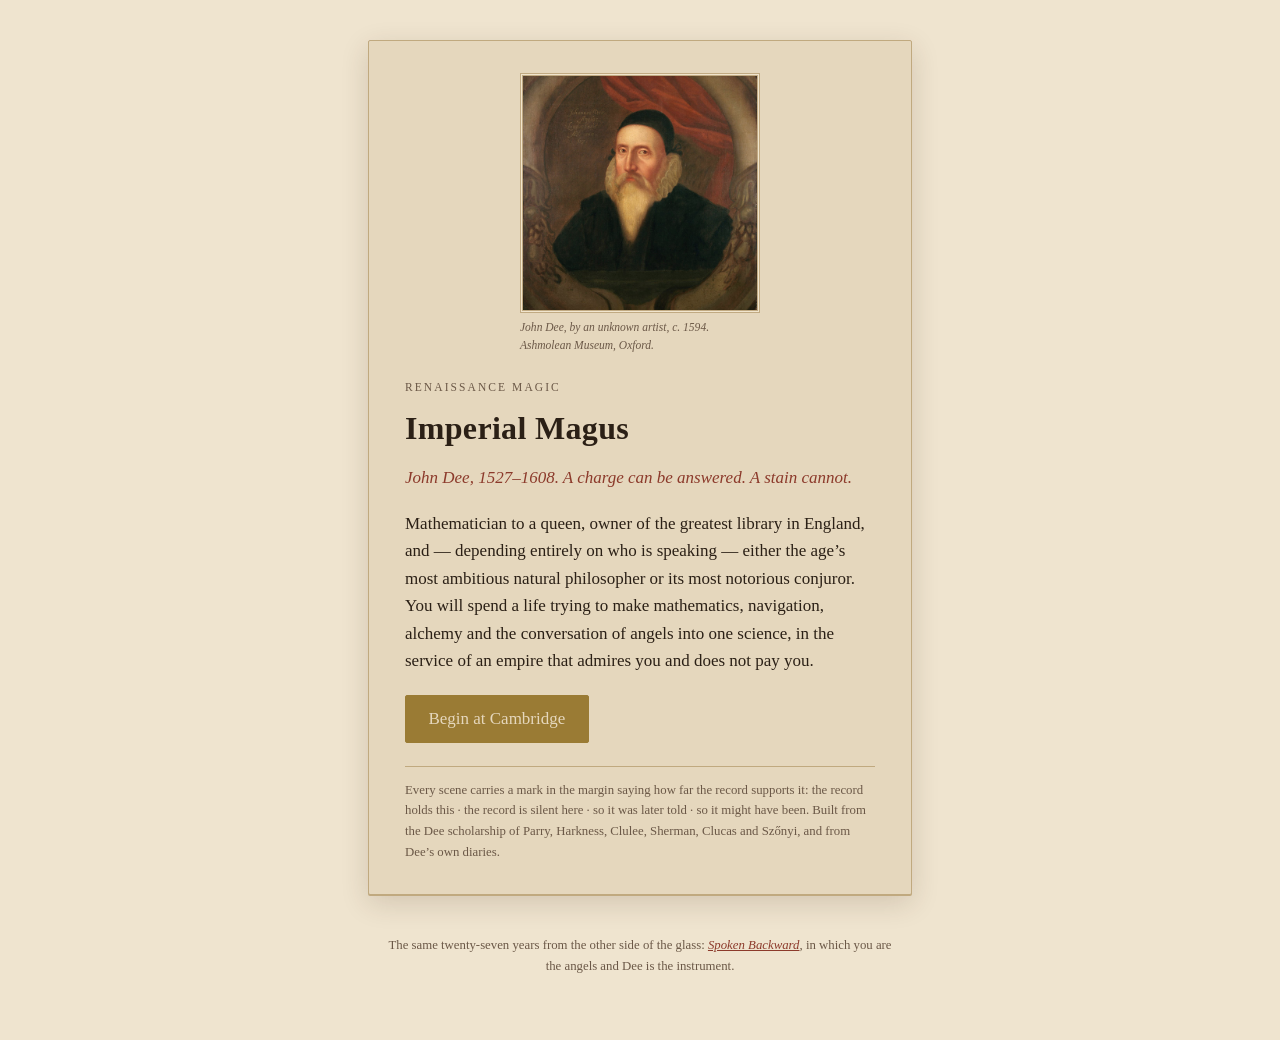
<file: index.html>
<!doctype html>
<html lang="en">
<head>
<meta charset="utf-8">
<meta name="viewport" content="width=device-width, initial-scale=1">
<title>Imperial Magus — John Dee | Renaissance Magic</title>
<meta name="description" content="A historically grounded visual novel about John Dee (1527-1608): mathematics, empire, angels, and a slander no argument could reach.">
<link rel="icon" href="./favicon.svg" type="image/svg+xml">
<link rel="stylesheet" href="./engine/engine.css?v=3">
<style>
  /* Sibling link. Kept here rather than in the shared engine.css so that nothing about
     the other games in the series can be affected by it. */
  .sibling { max-width: 34rem; margin: 2.5rem auto 0; padding: 0 1.25rem; text-align: center;
    font-family: "Iowan Old Style", "Palatino Linotype", Palatino, Georgia, serif;
    font-size: .8rem; line-height: 1.6; color: #6b5847; }
  .sibling a { color: #8c3a2b; }
  .sibling em { font-style: italic; }
</style>
</head>
<body data-palette="vellum">
<main id="app"></main>
<footer class="sibling">
  The same twenty-seven years from the other side of the glass:
  <a href="https://t3dy.github.io/DeeVisualNovel/AngelPOV/"><em>Spoken Backward</em></a>,
  in which you are the angels and Dee is the instrument.
</footer>
<script type="module">
  import { boot } from './engine/main.js?v=3';
  import { pack } from './content/pack.js?v=3';
  boot(pack);
</script>
</body>
</html>
</file>
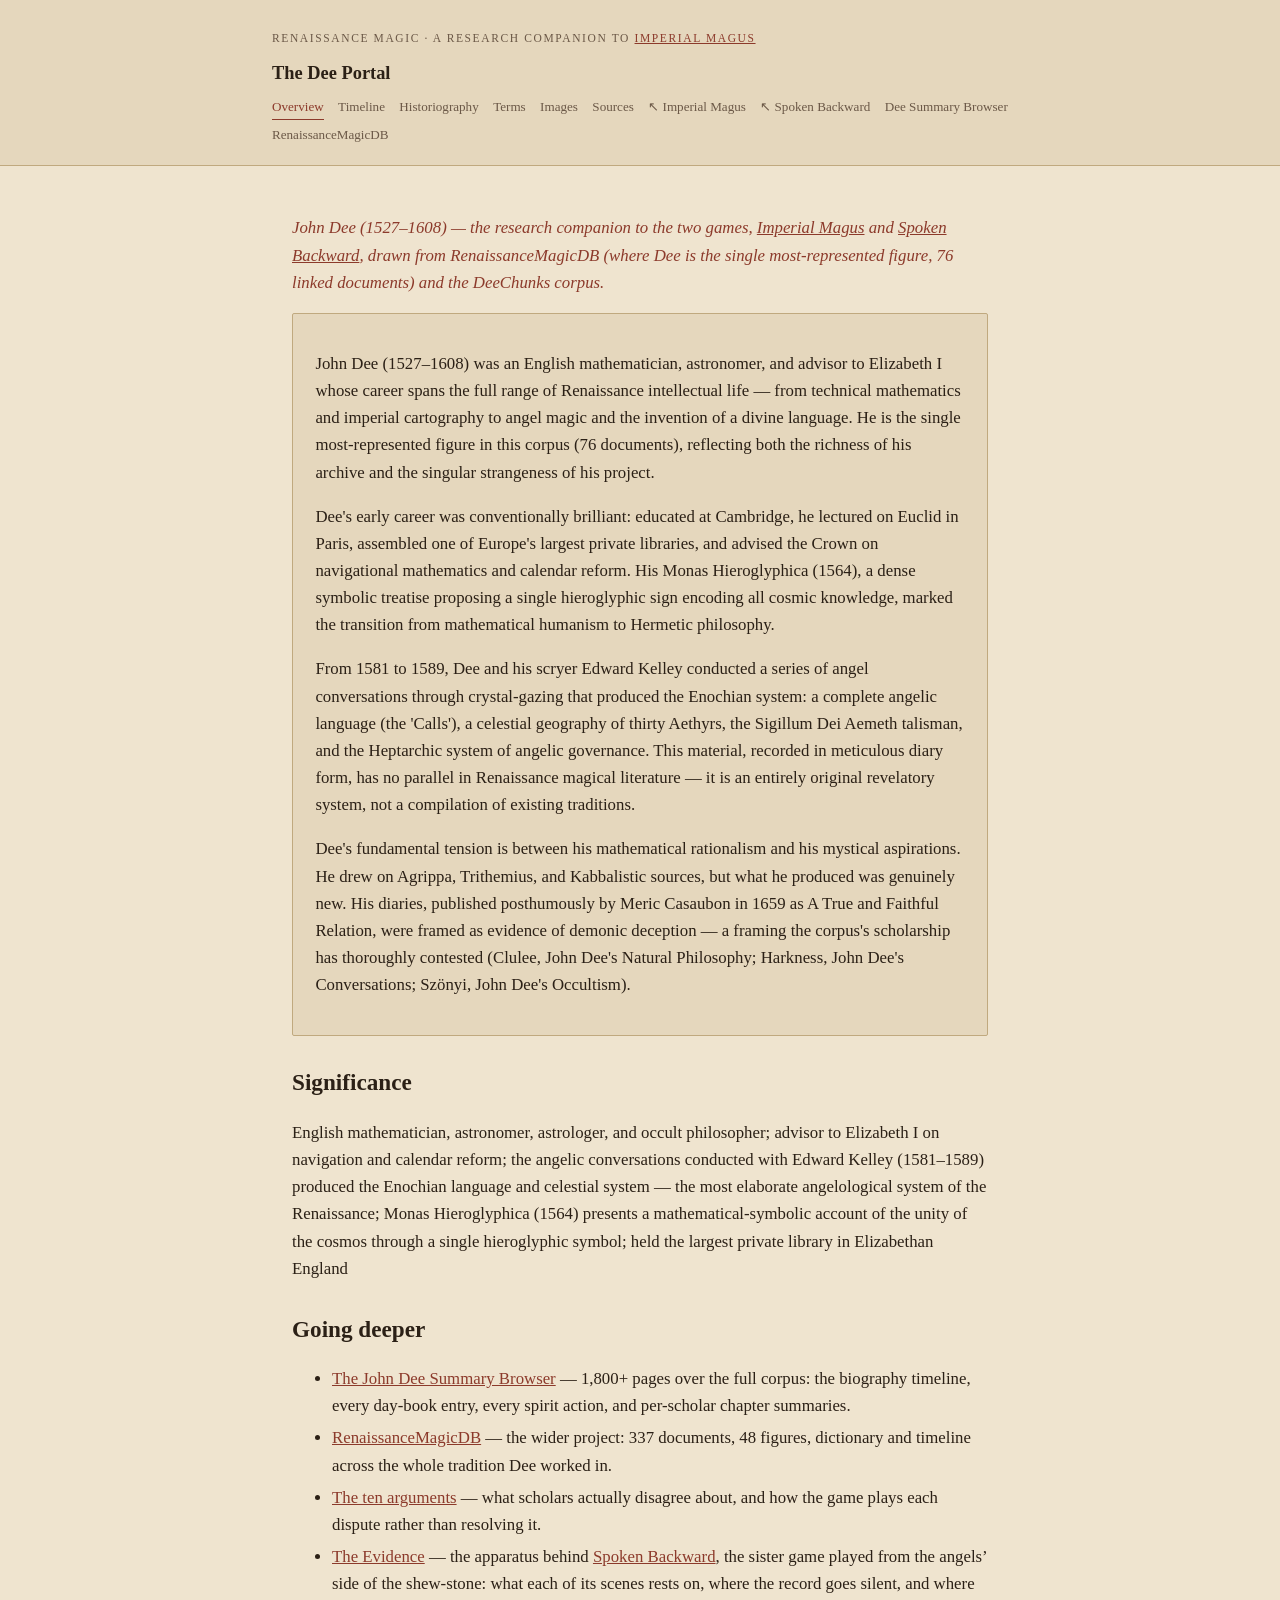
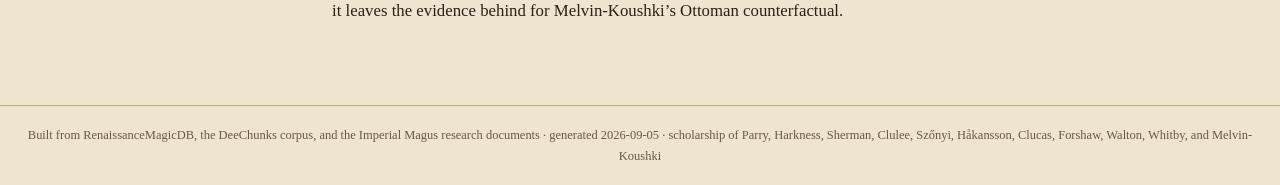
<file: portal/index.html>
<!doctype html>
<html lang="en"><head><meta charset="utf-8">
<meta name="viewport" content="width=device-width, initial-scale=1">
<title>Overview · The Dee Portal</title>
<link rel="icon" href="../favicon.svg" type="image/svg+xml">
<style>
:root { --ink:#2b2016; --ink2:#6b5847; --accent:#8c3a2b; --paper:#efe4cf;
  --paper2:#e5d7bd; --rule:#c0a97f; --gold:#9a7b34; }
* { box-sizing:border-box; }
body { margin:0; background:var(--paper); color:var(--ink); line-height:1.62;
  font-family:"Iowan Old Style","Palatino Linotype",Palatino,Georgia,serif; font-size:1.05rem; }
header.site { border-bottom:1px solid var(--rule); background:var(--paper2);
  padding:1.1rem 1.25rem; }
header.site .inner, main { max-width:46rem; margin:0 auto; }
header.site h1 { font-size:1.15rem; margin:0 0 .35rem; }
header.site h1 a { color:var(--ink); text-decoration:none; }
nav.tabs { display:flex; flex-wrap:wrap; gap:.15rem .9rem; font-size:.82rem; }
nav.tabs a { color:var(--ink2); text-decoration:none; padding:.1rem 0; }
nav.tabs a:hover, nav.tabs a.on { color:var(--accent); border-bottom:1px solid var(--accent); }
main { padding:2rem 1.25rem 4rem; }
h2 { font-size:1.45rem; margin:1.8rem 0 .7rem; }
h3 { font-size:1.05rem; margin:1.6rem 0 .4rem; }
p.lede { font-style:italic; color:var(--accent); }
.card { background:var(--paper2); border:1px solid var(--rule); border-radius:2px;
  padding:1.2rem 1.4rem; margin:1rem 0; }
table { border-collapse:collapse; width:100%; font-size:.9rem; margin:1rem 0; }
th,td { text-align:left; padding:.4rem .6rem; border-bottom:1px solid var(--rule);
  vertical-align:top; }
th { font-variant:small-caps; letter-spacing:.04em; color:var(--ink2); font-weight:600; }
.year { white-space:nowrap; color:var(--ink2); font-variant-numeric:tabular-nums; }
.tag { font-size:.68rem; font-style:italic; color:var(--accent); white-space:nowrap; }
a { color:var(--accent); }
.grid { display:grid; grid-template-columns:repeat(auto-fill,minmax(13rem,1fr)); gap:1rem; }
figure.pl { margin:0; background:var(--paper2); border:1px solid var(--rule); padding:.6rem; }
figure.pl img { width:100%; height:auto; display:block; border:1px solid var(--rule); }
figure.pl figcaption { font-size:.72rem; color:var(--ink2); padding-top:.4rem; line-height:1.5; }
footer.site { border-top:1px solid var(--rule); color:var(--ink2); font-size:.78rem;
  padding:1.2rem; text-align:center; }
.crumbs { font-size:.72rem; letter-spacing:.14em; text-transform:uppercase; color:var(--ink2); }
li { margin:.3rem 0; }
blockquote { border-left:2px solid var(--accent); margin:1rem 0; padding:.2rem 0 .2rem 1rem;
  color:var(--ink2); font-style:italic; }
@media (max-width:34rem){ main{padding:1.2rem .9rem 3rem;} }
</style></head>
<body>
<header class="site"><div class="inner">
  <p class="crumbs">Renaissance Magic · a research companion to <a href="../index.html">Imperial Magus</a></p>
  <h1><a href="index.html">The Dee Portal</a></h1>
  <nav class="tabs"><a href="index.html" class="on">Overview</a><a href="timeline.html" class="">Timeline</a><a href="historiography.html" class="">Historiography</a><a href="terms.html" class="">Terms</a><a href="images.html" class="">Images</a><a href="sources.html" class="">Sources</a>
    <a href="../index.html">&#8598; Imperial Magus</a>
    <a href="../AngelPOV/">&#8598; Spoken Backward</a>
    <a href="https://t3dy.github.io/JohnDeeSummaries/">Dee Summary Browser</a>
    <a href="https://t3dy.github.io/RMDB/">RenaissanceMagicDB</a></nav>
</div></header>
<main>
<p class="lede">John Dee (1527–1608) — the research companion to the two games,
<a href="../index.html">Imperial Magus</a> and <a href="../AngelPOV/">Spoken
Backward</a>, drawn from RenaissanceMagicDB (where Dee is the single most-represented
figure, 76 linked documents) and the DeeChunks corpus.</p>
<div class="card"><p>John Dee (1527–1608) was an English mathematician, astronomer, and advisor to Elizabeth I whose career spans the full range of Renaissance intellectual life — from technical mathematics and imperial cartography to angel magic and the invention of a divine language. He is the single most-represented figure in this corpus (76 documents), reflecting both the richness of his archive and the singular strangeness of his project.</p><p>Dee&#x27;s early career was conventionally brilliant: educated at Cambridge, he lectured on Euclid in Paris, assembled one of Europe&#x27;s largest private libraries, and advised the Crown on navigational mathematics and calendar reform. His Monas Hieroglyphica (1564), a dense symbolic treatise proposing a single hieroglyphic sign encoding all cosmic knowledge, marked the transition from mathematical humanism to Hermetic philosophy.</p><p>From 1581 to 1589, Dee and his scryer Edward Kelley conducted a series of angel conversations through crystal-gazing that produced the Enochian system: a complete angelic language (the &#x27;Calls&#x27;), a celestial geography of thirty Aethyrs, the Sigillum Dei Aemeth talisman, and the Heptarchic system of angelic governance. This material, recorded in meticulous diary form, has no parallel in Renaissance magical literature — it is an entirely original revelatory system, not a compilation of existing traditions.</p><p>Dee&#x27;s fundamental tension is between his mathematical rationalism and his mystical aspirations. He drew on Agrippa, Trithemius, and Kabbalistic sources, but what he produced was genuinely new. His diaries, published posthumously by Meric Casaubon in 1659 as A True and Faithful Relation, were framed as evidence of demonic deception — a framing the corpus&#x27;s scholarship has thoroughly contested (Clulee, John Dee&#x27;s Natural Philosophy; Harkness, John Dee&#x27;s Conversations; Szönyi, John Dee&#x27;s Occultism).</p></div>
<h2>Significance</h2><p>English mathematician, astronomer, astrologer, and occult philosopher; advisor to Elizabeth I on navigation and calendar reform; the angelic conversations conducted with Edward Kelley (1581–1589) produced the Enochian language and celestial system — the most elaborate angelological system of the Renaissance; Monas Hieroglyphica (1564) presents a mathematical-symbolic account of the unity of the cosmos through a single hieroglyphic symbol; held the largest private library in Elizabethan England</p>
<h2>Going deeper</h2>
<ul>
<li><a href="https://t3dy.github.io/JohnDeeSummaries/">The John Dee Summary Browser</a> — 1,800+ pages over the
full corpus: the biography timeline, every day-book entry, every spirit action, and
per-scholar chapter summaries.</li>
<li><a href="https://t3dy.github.io/RMDB/">RenaissanceMagicDB</a> — the wider project: 337 documents,
48 figures, dictionary and timeline across the whole tradition Dee worked in.</li>
<li><a href="historiography.html">The ten arguments</a> — what scholars actually disagree
about, and how the game plays each dispute rather than resolving it.</li>
<li><a href="../AngelPOV/notes.html">The Evidence</a> — the apparatus behind
<a href="../AngelPOV/">Spoken Backward</a>, the sister game played from the angels’
side of the shew-stone: what each of its scenes rests on, where the record goes silent,
and where it leaves the evidence behind for Melvin-Koushki’s Ottoman counterfactual.</li>
</ul></main>
<footer class="site">Built from RenaissanceMagicDB, the DeeChunks corpus, and the
Imperial Magus research documents · generated 2026-09-05 ·
scholarship of Parry, Harkness, Sherman, Clulee, Szőnyi, Håkansson, Clucas, Forshaw,
Walton, Whitby, and Melvin-Koushki</footer>
</body></html>
</file>
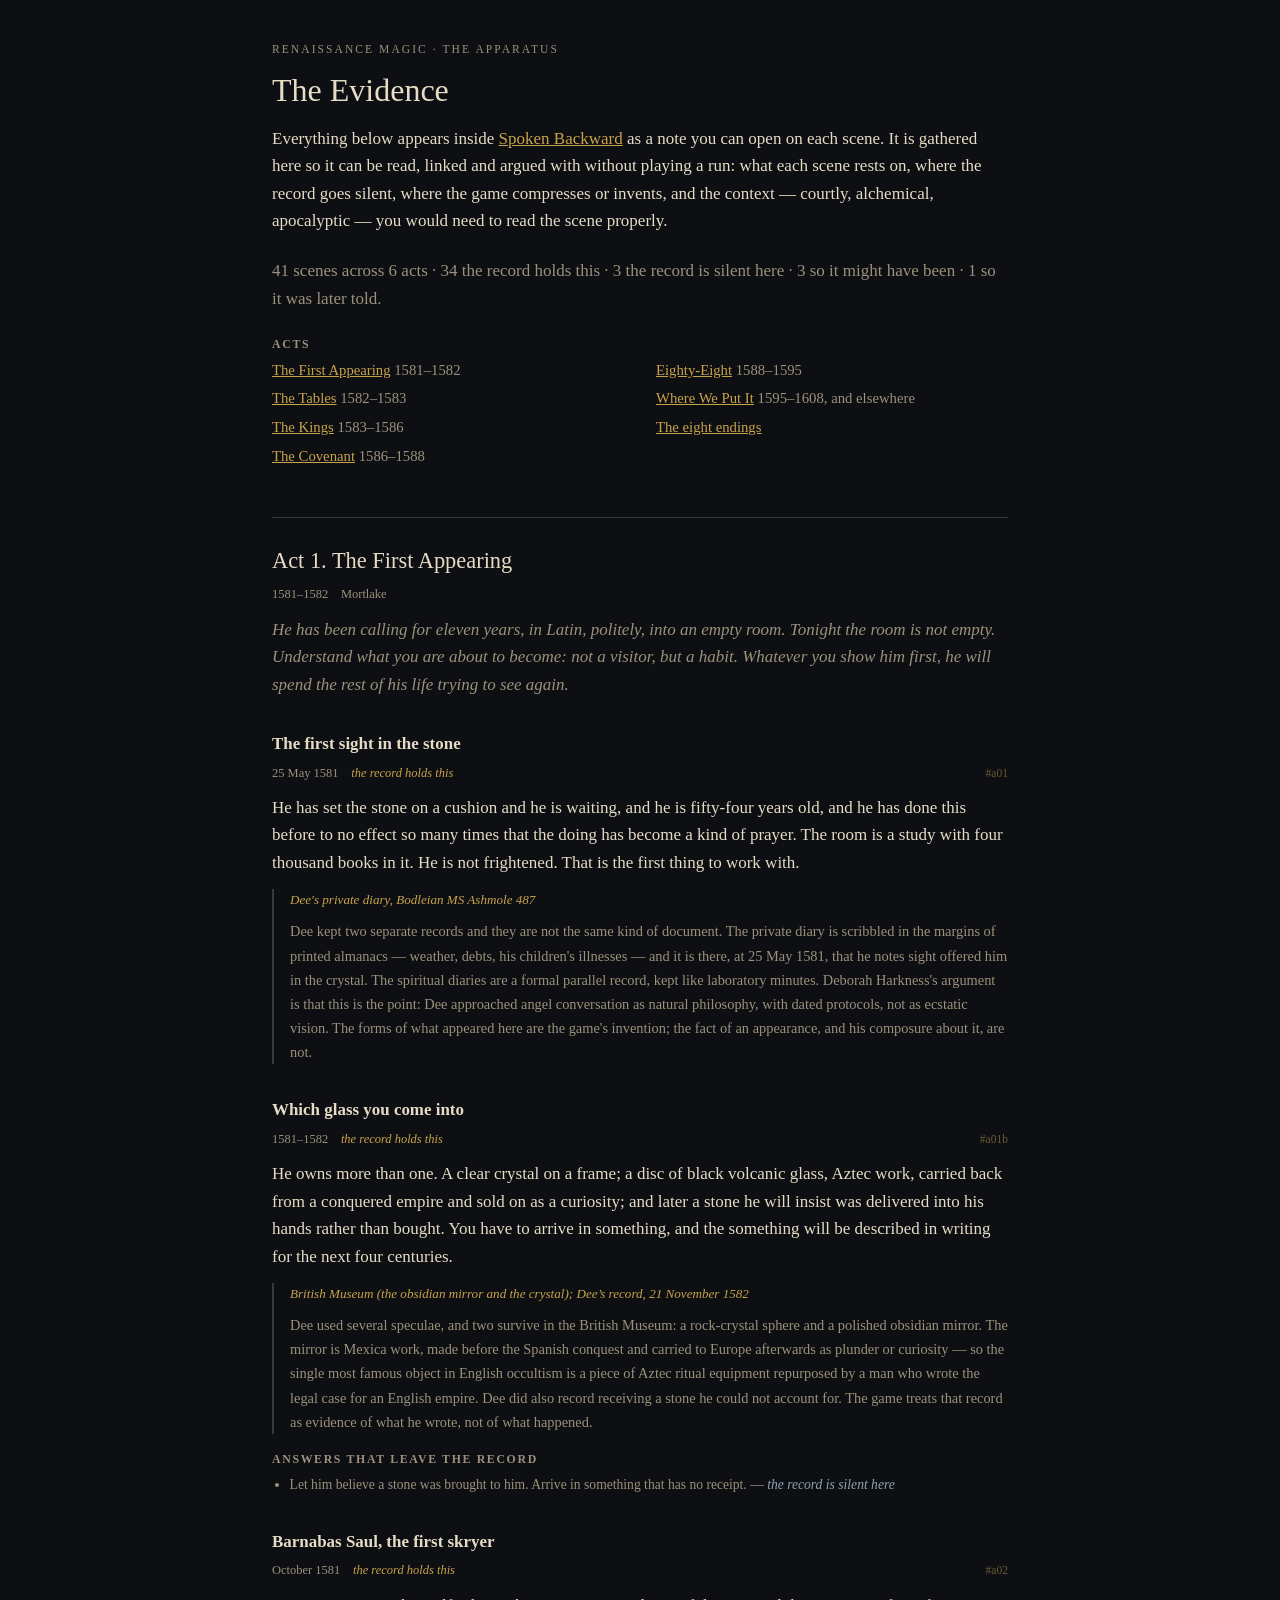
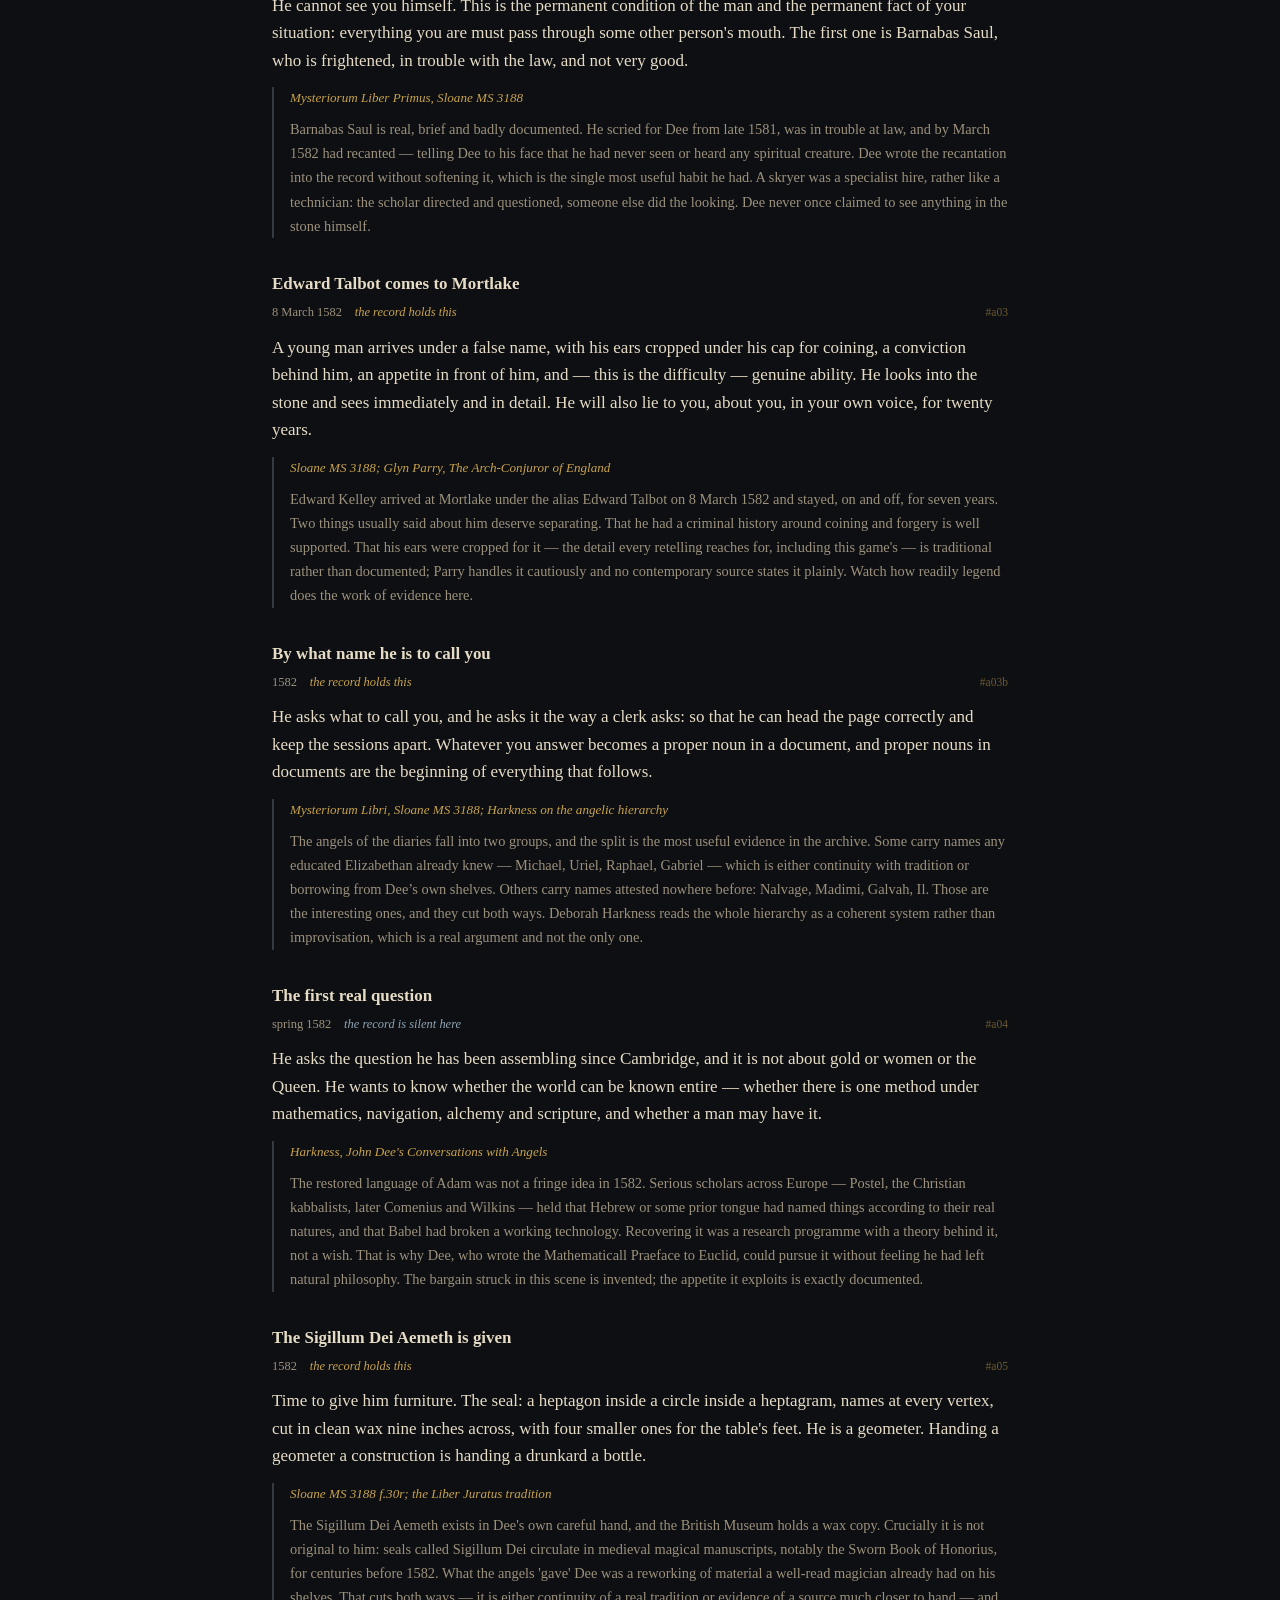
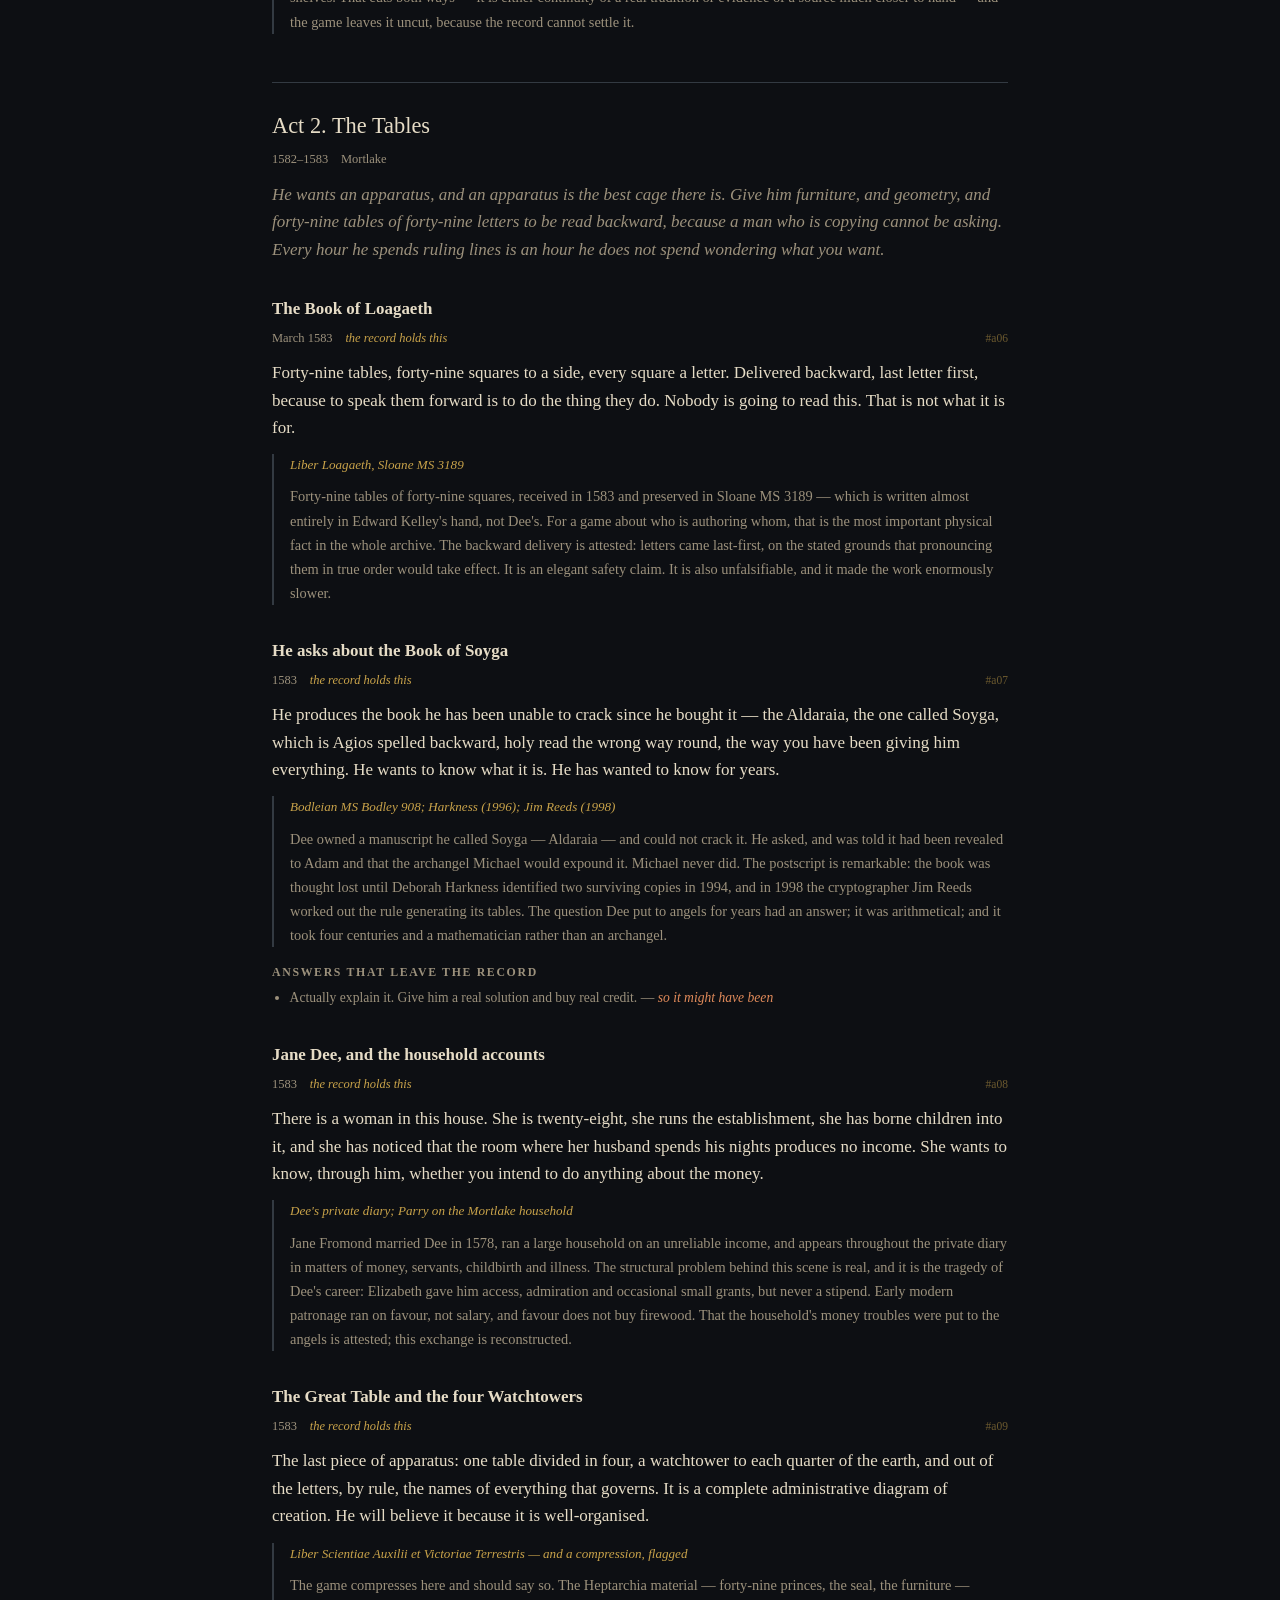
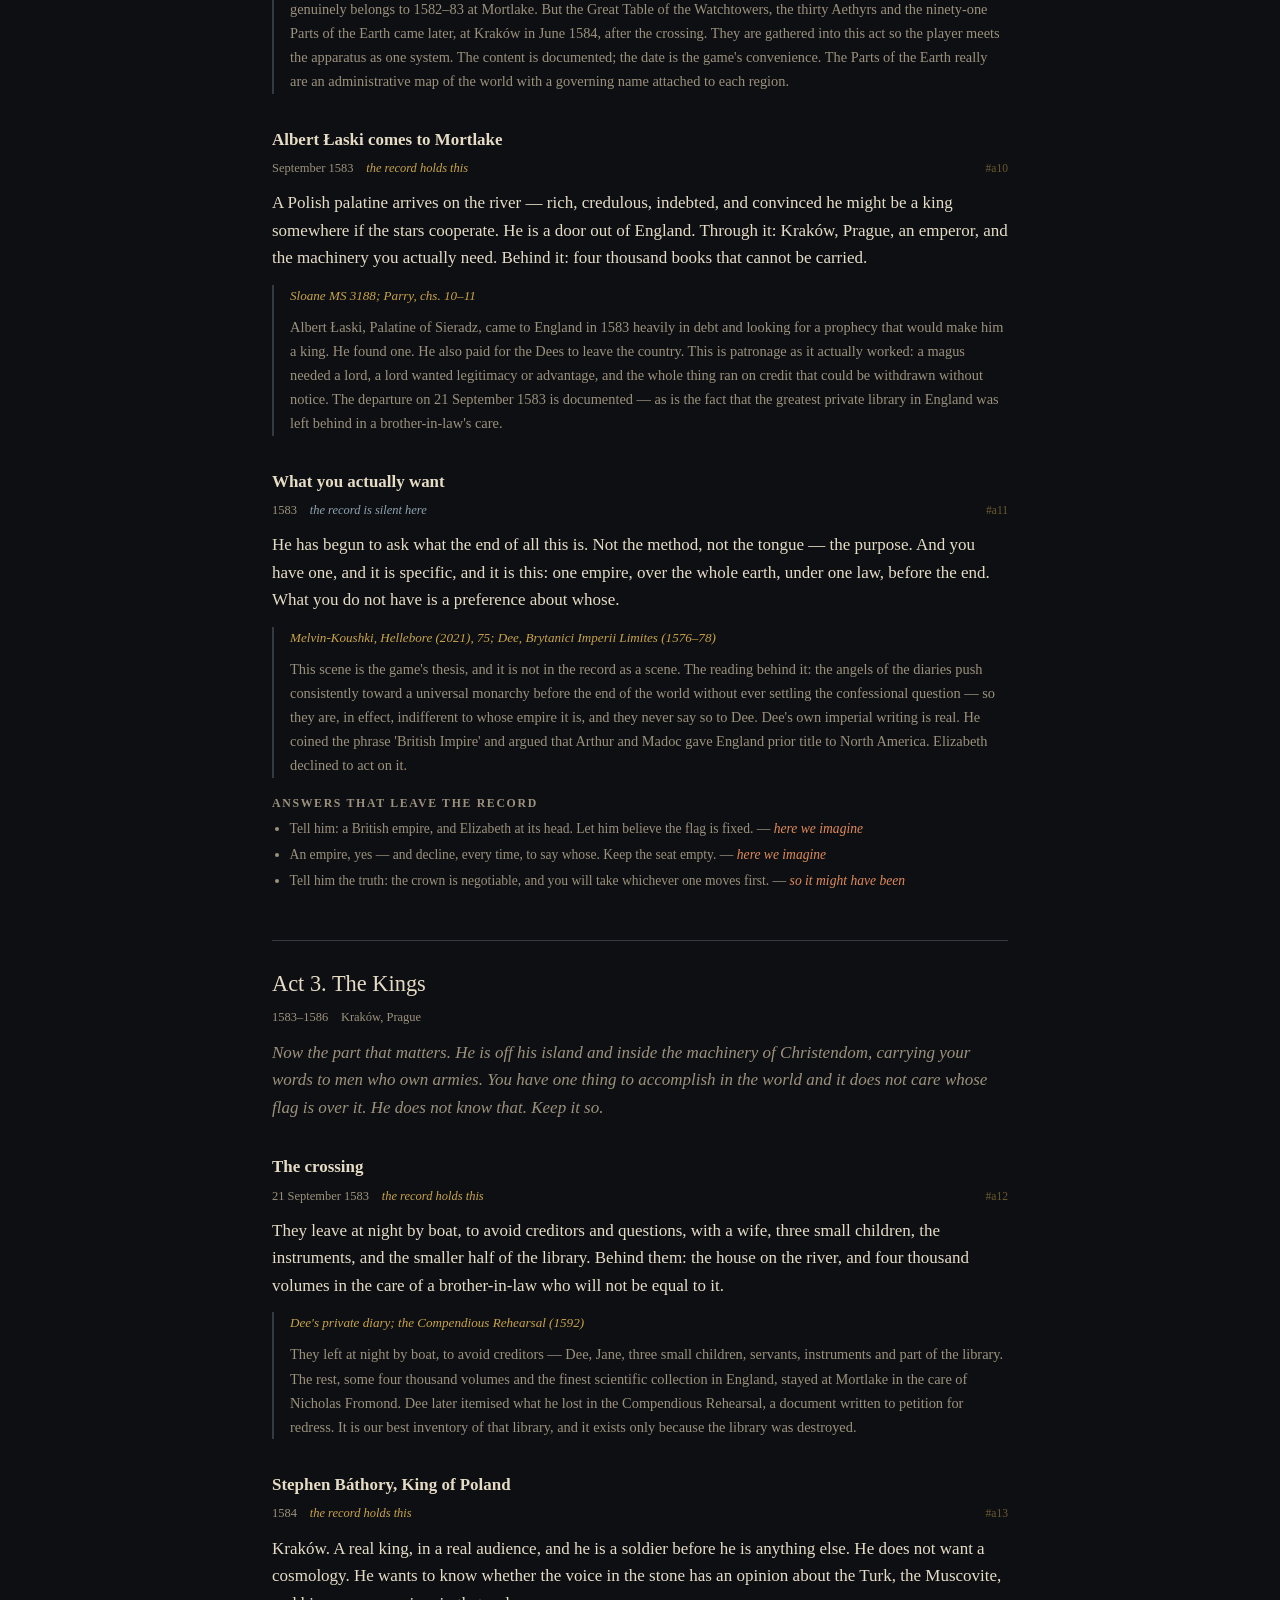
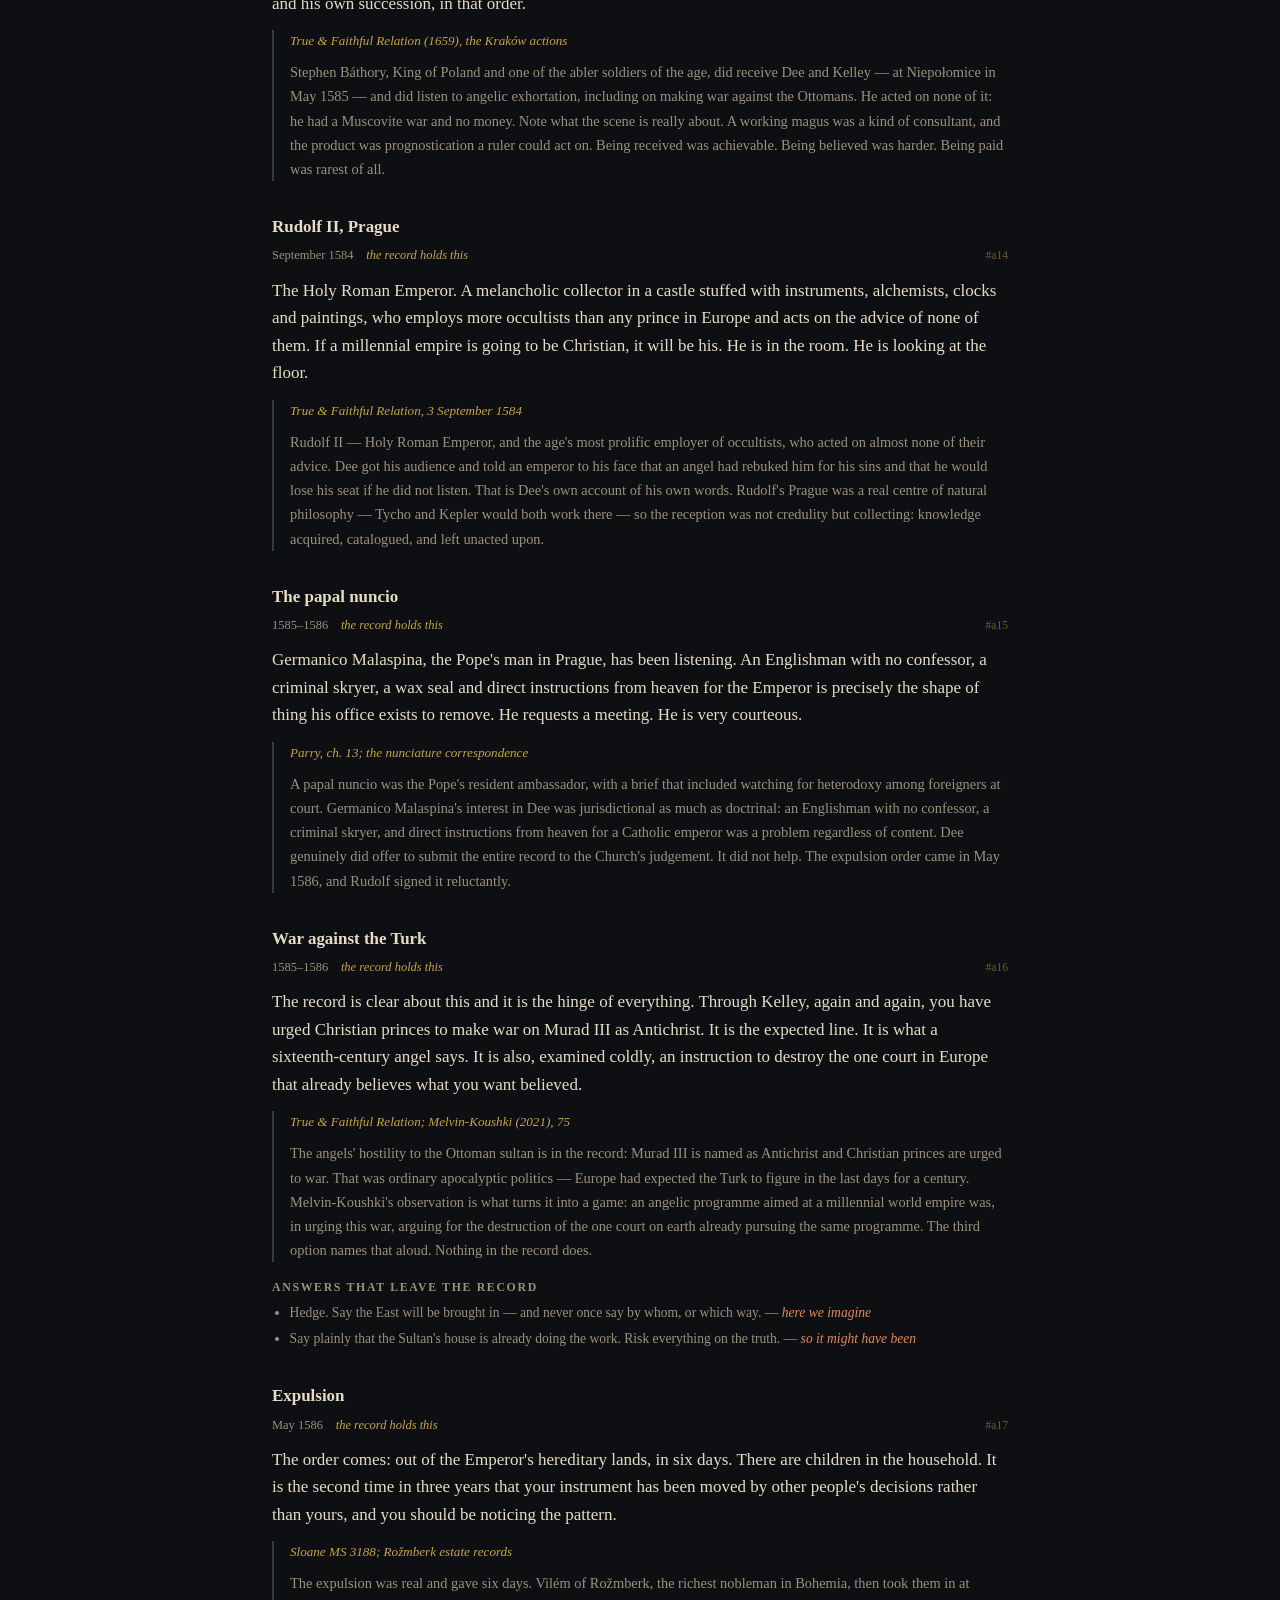
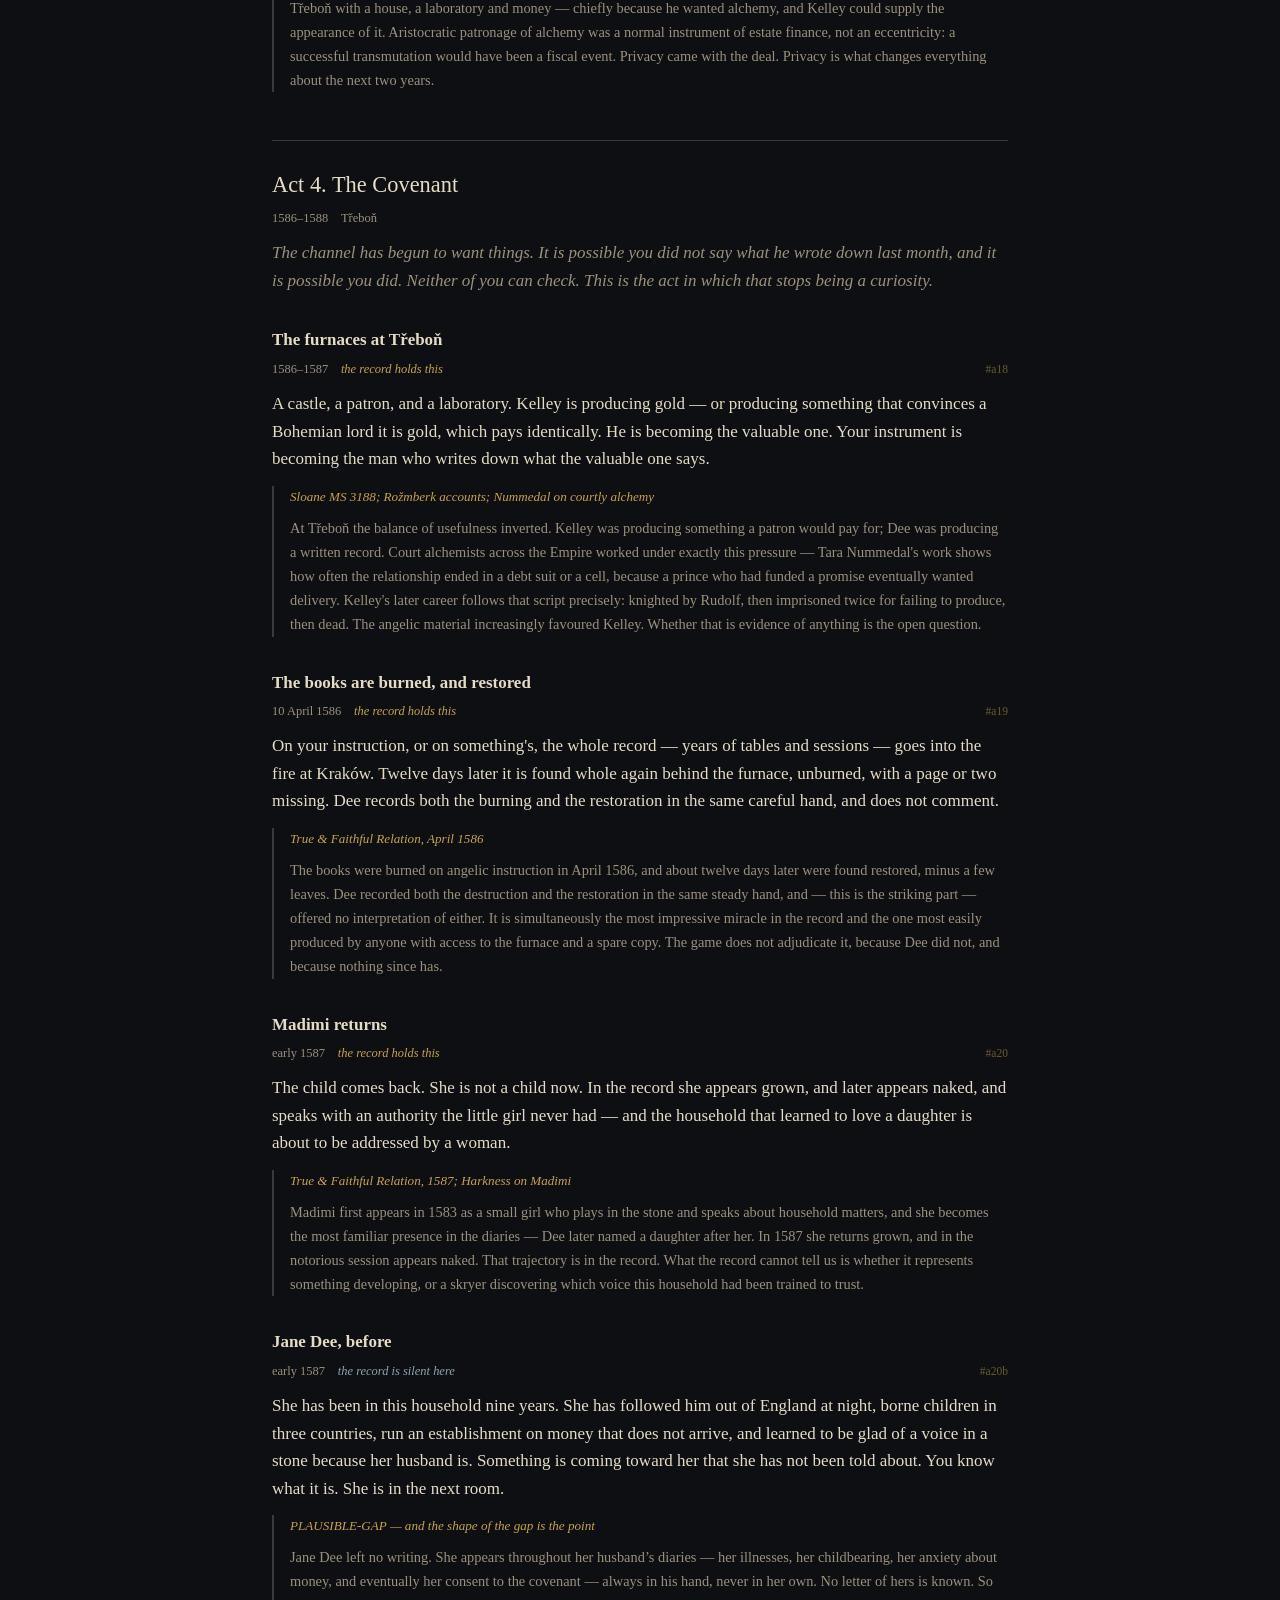
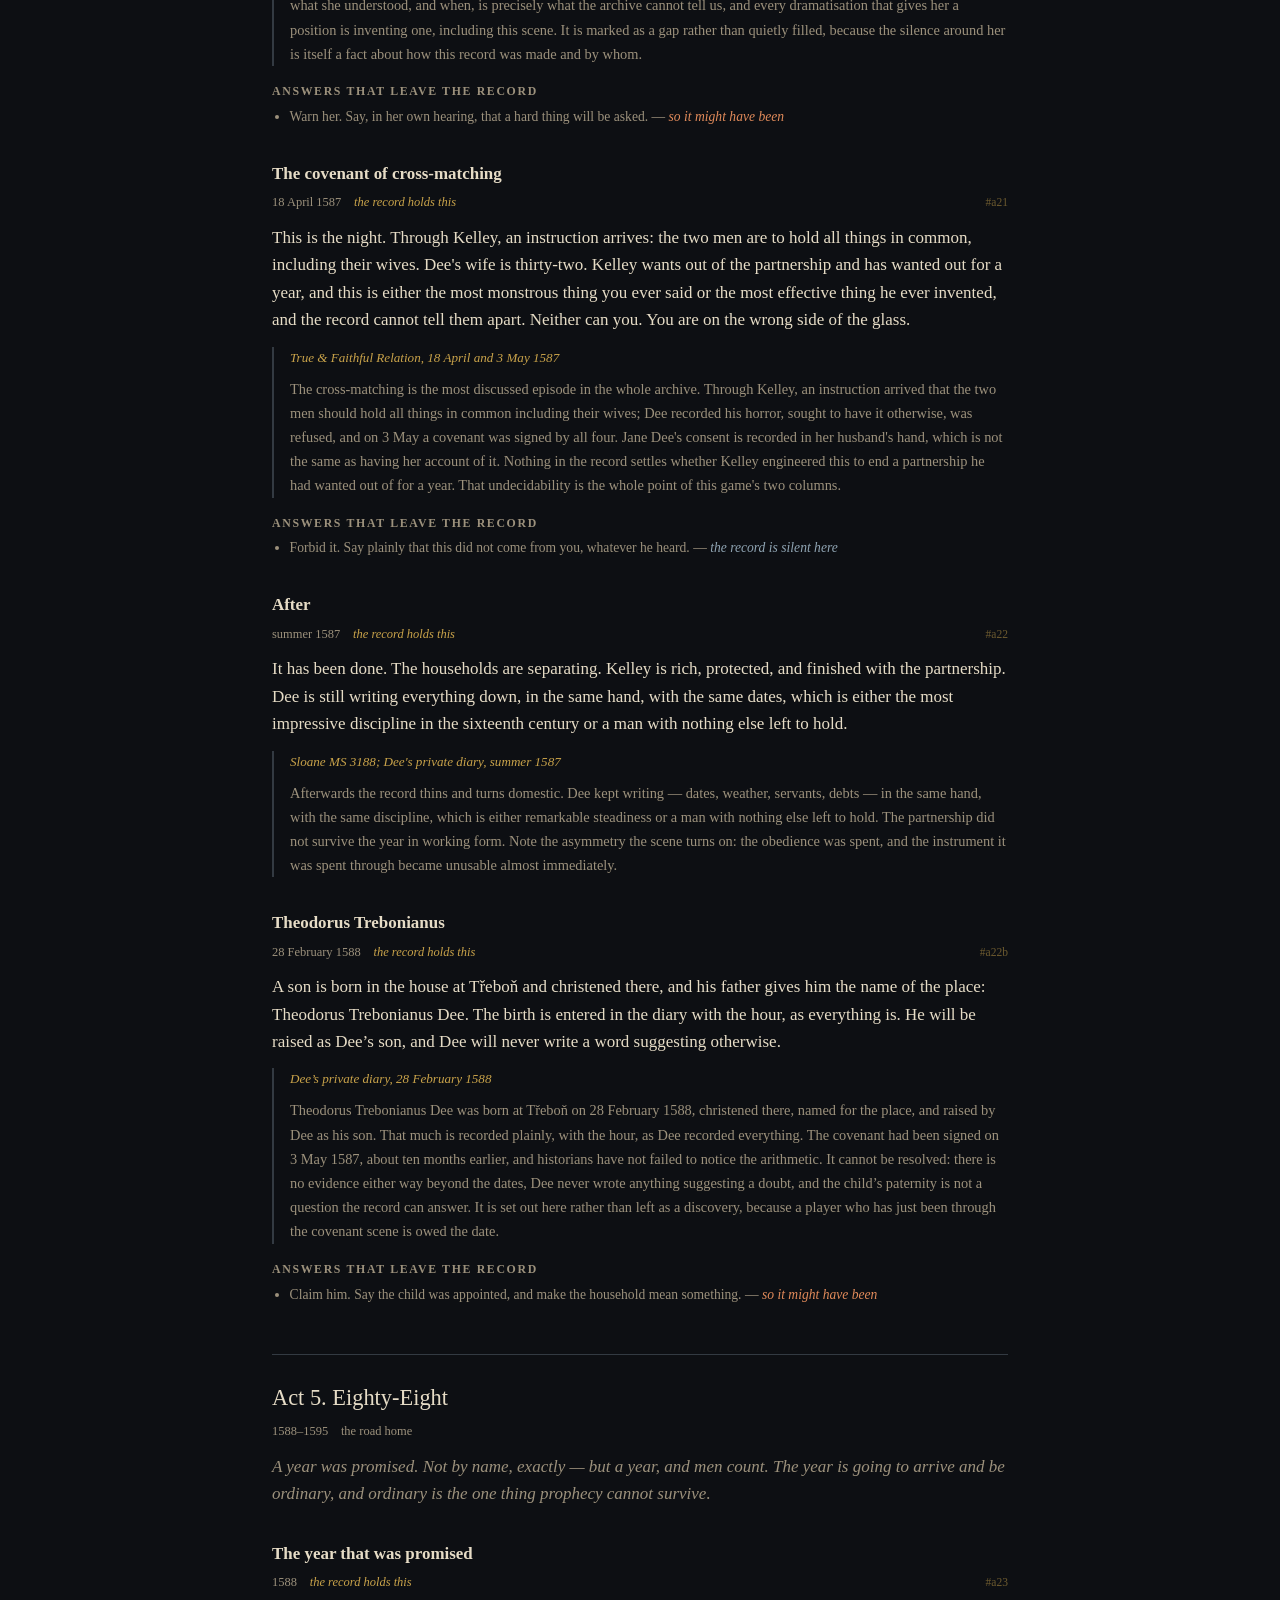
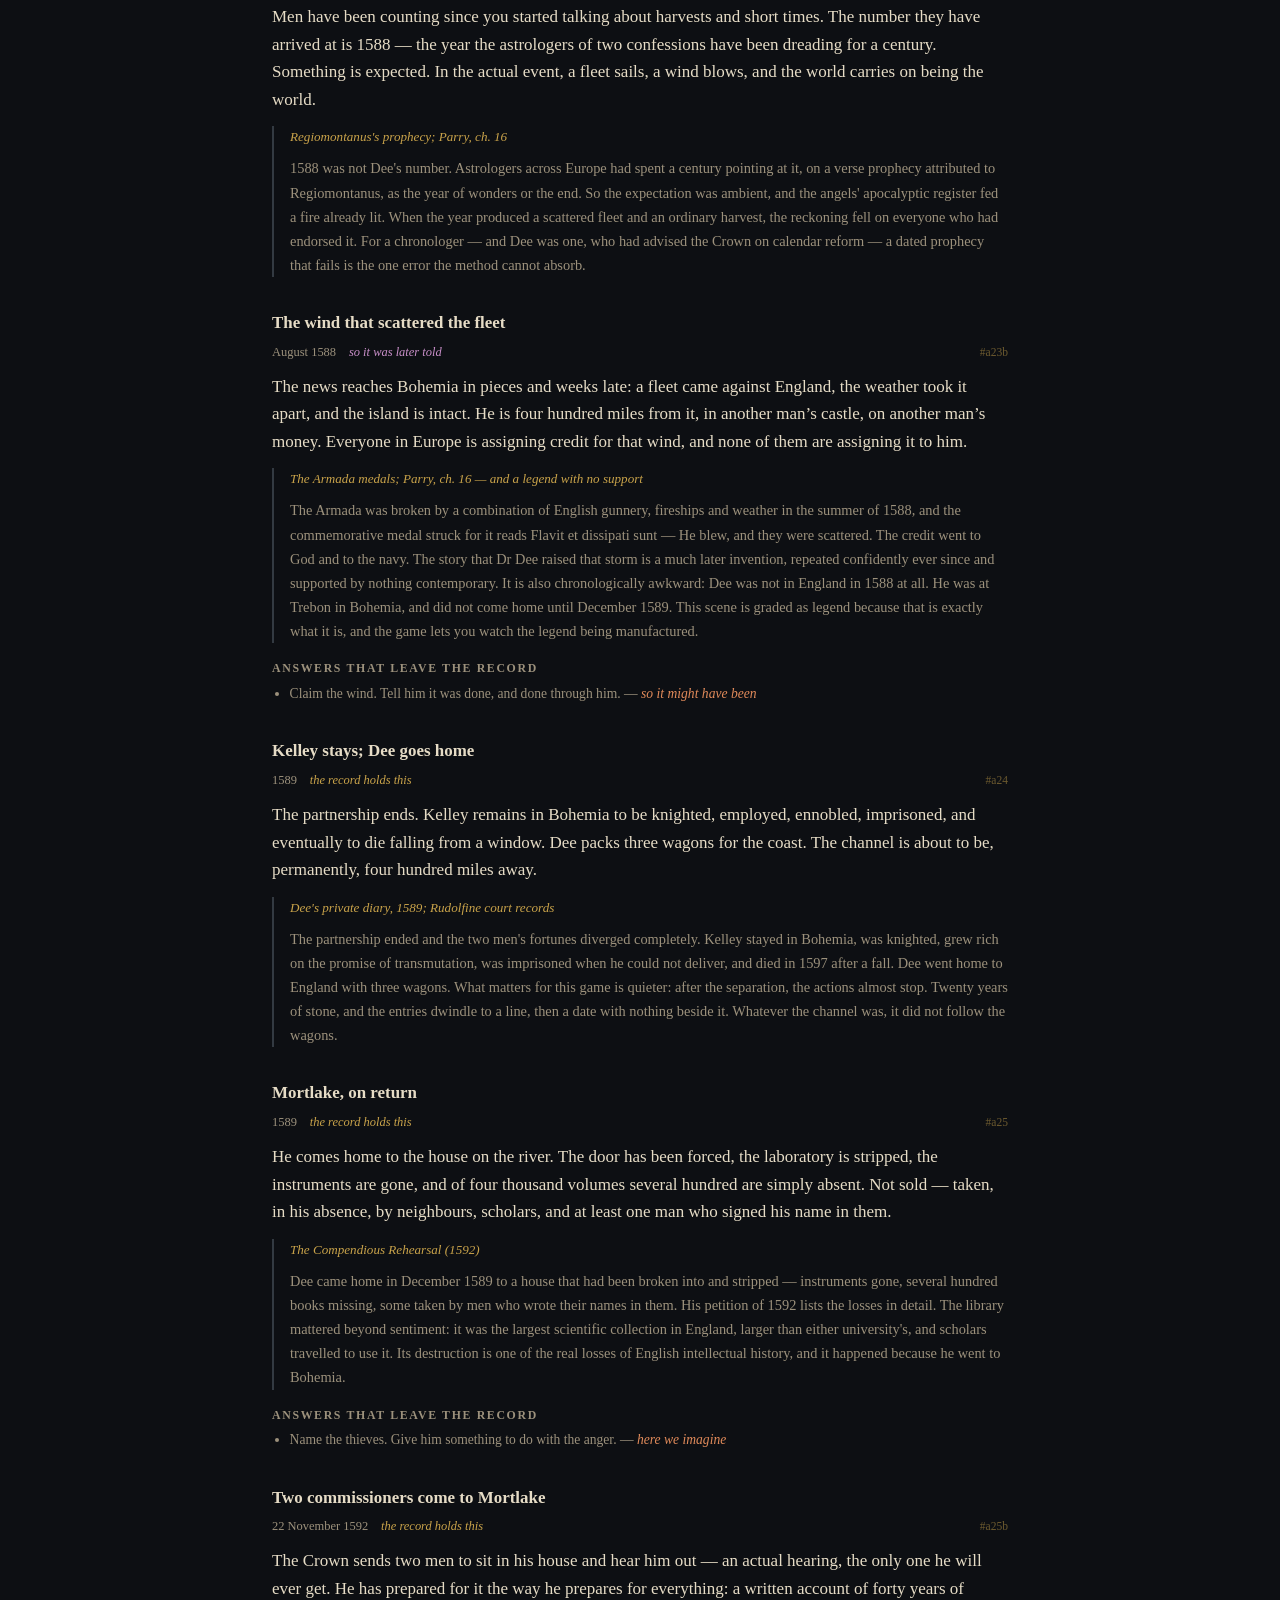
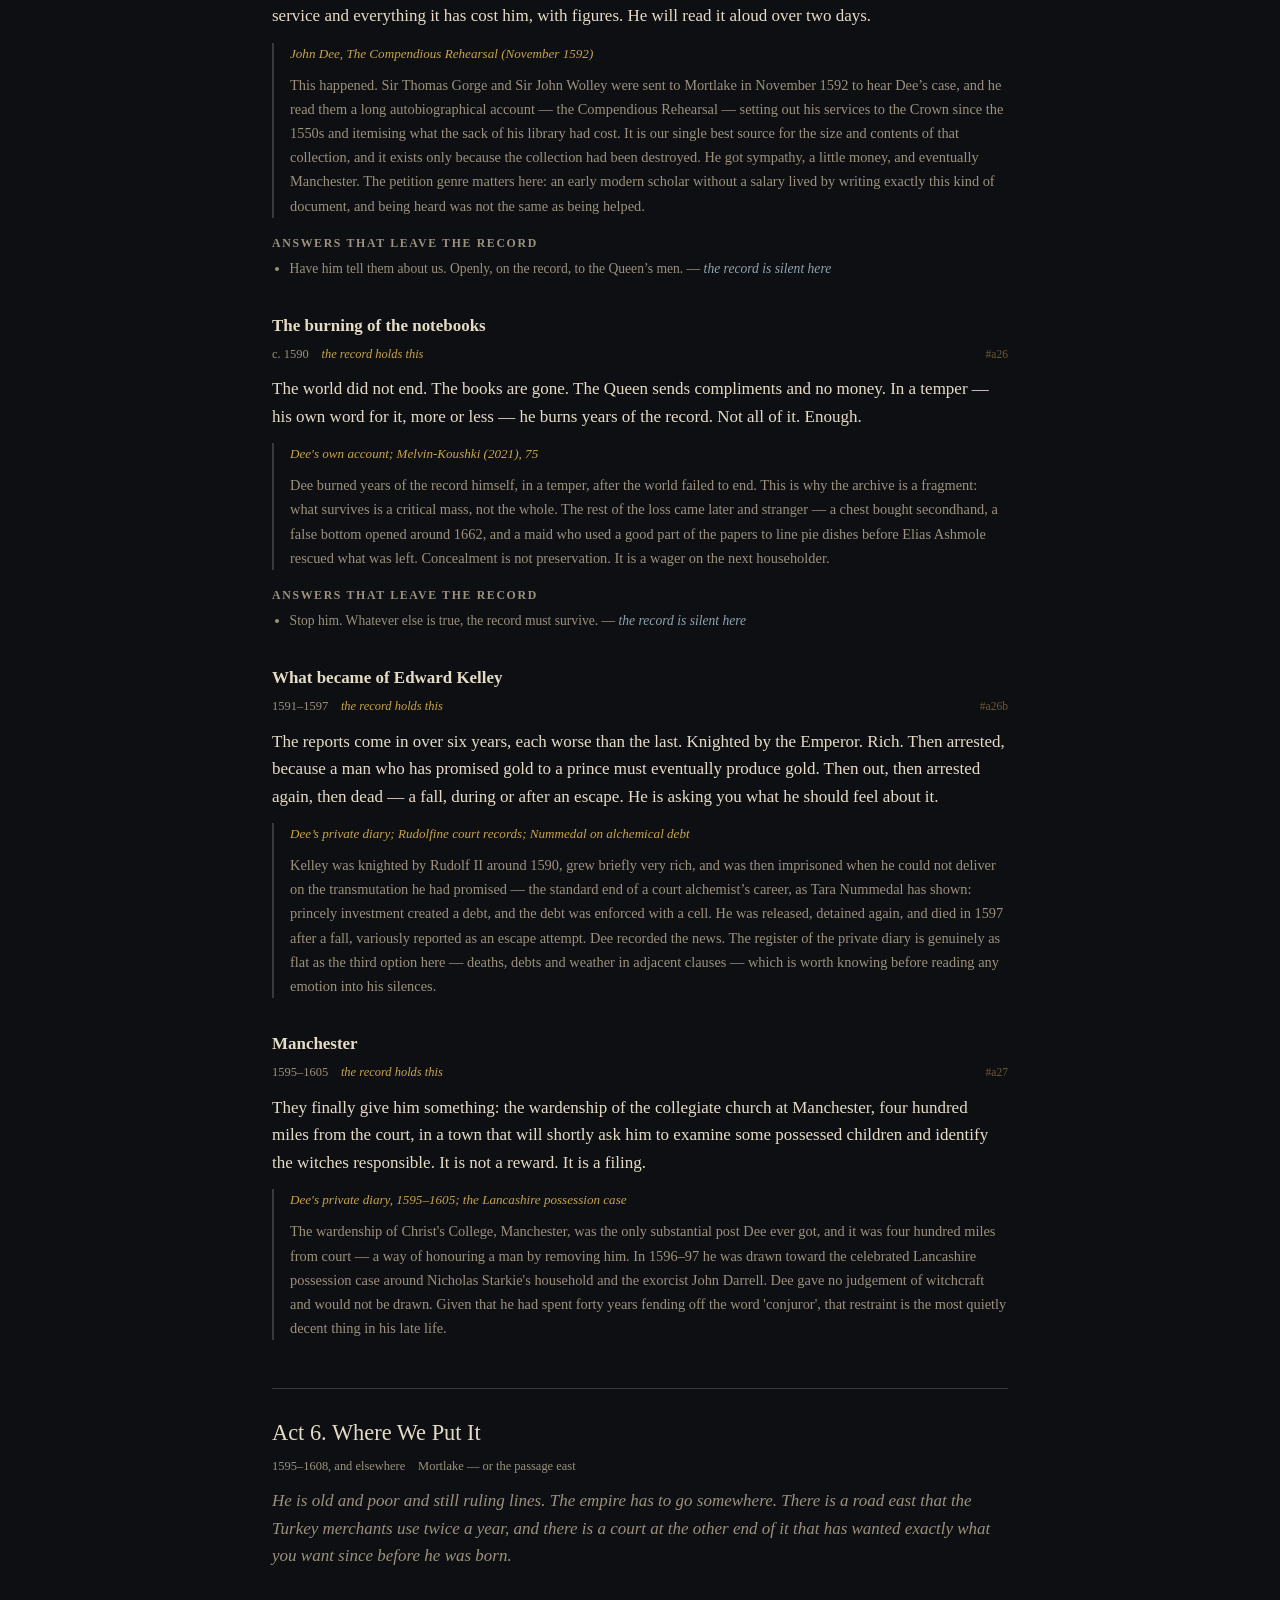
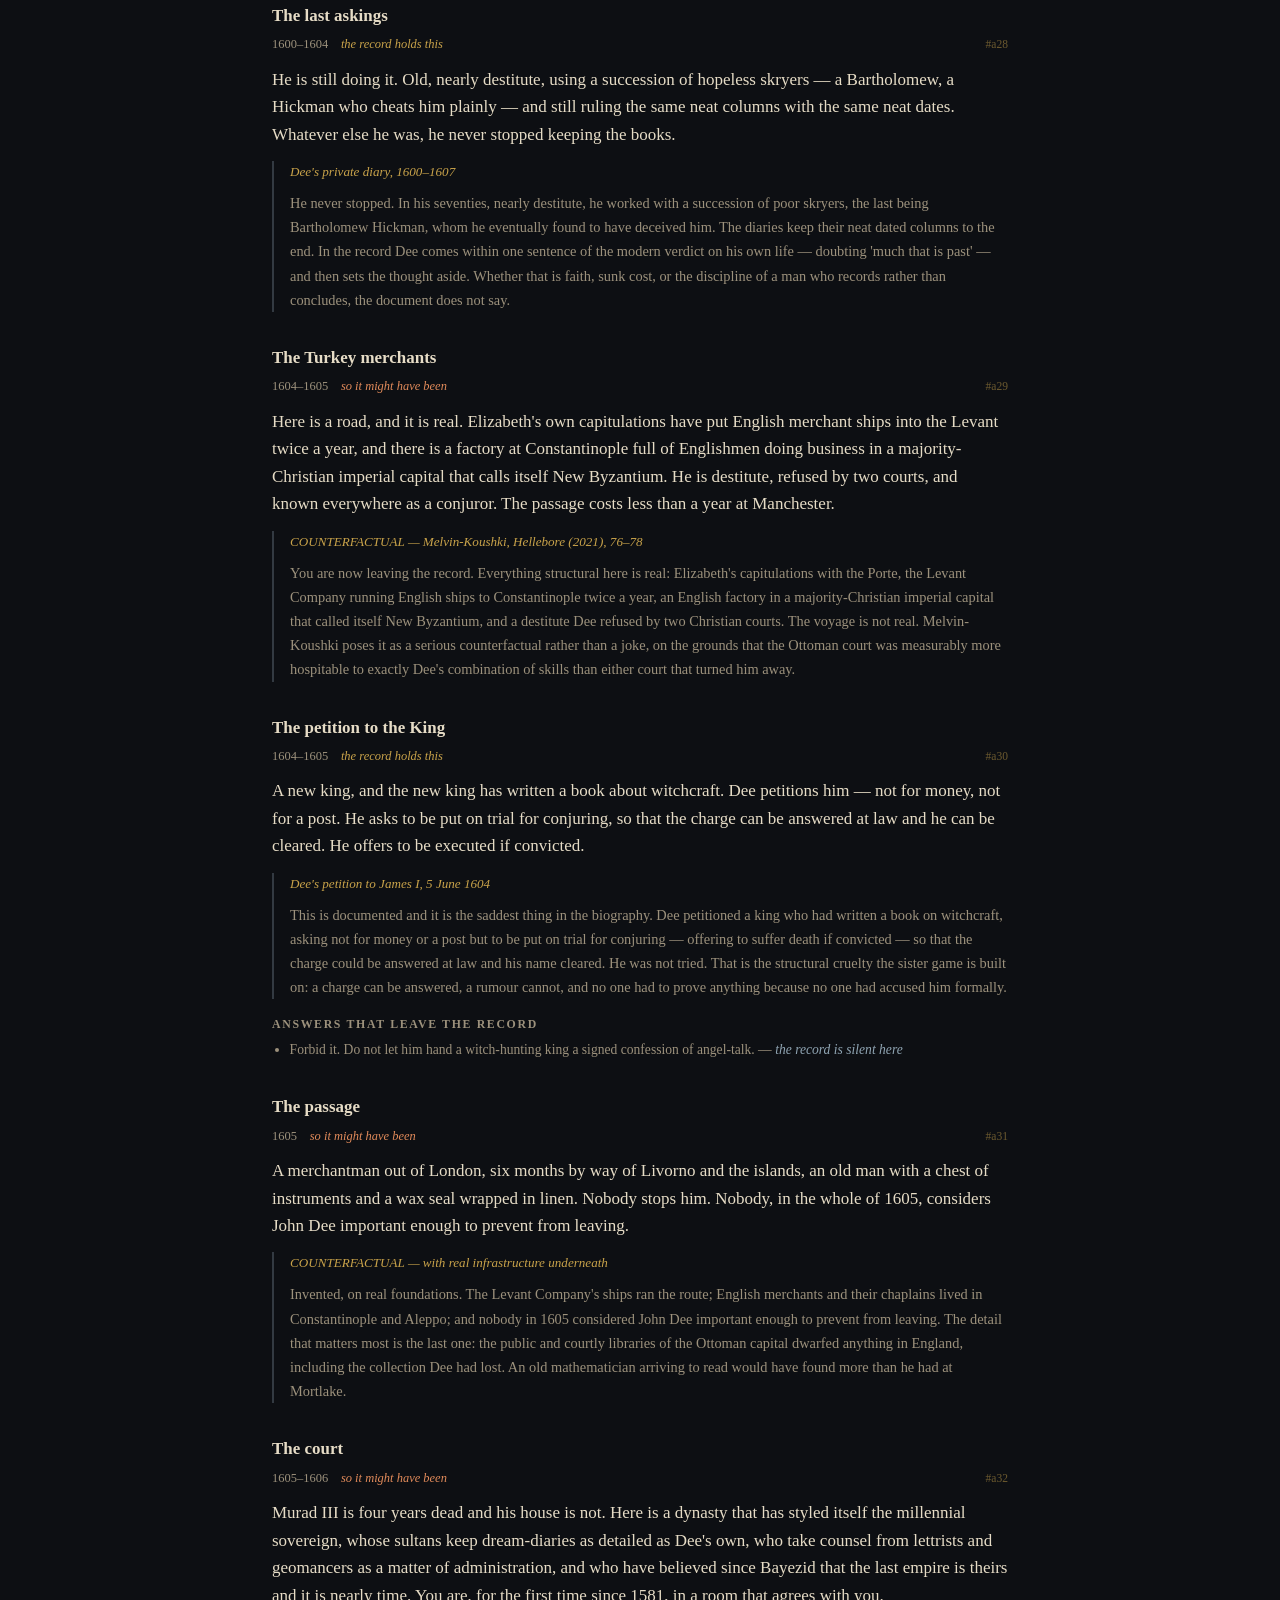
<file: AngelPOV/notes.html>
<!doctype html>
<html lang="en">
<head>
<meta charset="utf-8">
<meta name="viewport" content="width=device-width, initial-scale=1">
<title>The Evidence — Spoken Backward | Renaissance Magic</title>
<meta name="description" content="The scholarly apparatus behind Spoken Backward: what every scene rests on, where the record goes silent, and where the game leaves the evidence behind.">
<link rel="icon" href="./favicon.svg" type="image/svg+xml">
<style>
  :root { --ink:#e6dcc6; --dim:#9c917c; --gold:#c9a34a; --ground:#0d0f13; --card:#14171c; --rule:#333a42; }
  * { box-sizing: border-box; }
  body { margin:0; padding:2.5rem 1.25rem 5rem; background:var(--ground); color:var(--ink);
    font-family:"Iowan Old Style","Palatino Linotype",Palatino,Georgia,serif;
    font-size:1.0625rem; line-height:1.62; }
  .wrap { max-width:46rem; margin:0 auto; }
  h1 { font-size:2rem; font-weight:500; margin:.2rem 0 .5rem; }
  h2 { font-size:1.4rem; font-weight:500; margin:3rem 0 .3rem; padding-top:1.6rem; border-top:1px solid var(--rule); }
  h3 { font-size:1.06rem; font-weight:600; margin:2rem 0 .3rem; }
  h4 { font-size:.74rem; letter-spacing:.14em; text-transform:uppercase; color:var(--dim); margin:1rem 0 .3rem; }
  a { color:var(--gold); }
  .eyebrow { font-size:.72rem; letter-spacing:.18em; text-transform:uppercase; color:var(--dim); margin:0 0 .4rem; }
  .lede { color:var(--ink); margin:0 0 1.4rem; }
  .dim { color:var(--dim); }
  .meta { margin:0 0 .7rem; font-size:.78rem; display:flex; gap:.8rem; flex-wrap:wrap; align-items:baseline; }
  .date { color:var(--dim); font-variant-numeric:tabular-nums; }
  .mark { font-style:italic; color:var(--gold); }
  .m-cf, .m-inv { color:#e08a5a; }
  .m-leg { color:#c98fc9; }
  .m-gap { color:#8fa4b2; }
  .anchor { margin-left:auto; font-size:.72rem; opacity:.5; text-decoration:none; }
  .act-intro { font-style:italic; color:var(--dim); margin:0 0 1rem; }
  .scene { margin:0 0 1.6rem; }
  .scene-text { margin:0 0 .8rem; }
  .ev { border-left:2px solid var(--rule); padding-left:1rem; margin:0 0 .8rem; }
  .ev p { margin:0 0 .5rem; font-size:.9rem; line-height:1.68; color:var(--dim); }
  .ev-src { font-style:italic; color:var(--gold) !important; font-size:.82rem !important; }
  .ev-missing { color:#e08a5a; font-size:.85rem; }
  .off ul { margin:.2rem 0 0; padding-left:1.1rem; }
  .off li { font-size:.85rem; color:var(--dim); margin-bottom:.25rem; }
  .toc { list-style:none; padding:0; margin:0 0 1rem; columns:2; column-gap:2rem; }
  .toc li { font-size:.92rem; margin-bottom:.3rem; break-inside:avoid; }
  .note { font-size:.82rem; color:var(--dim); border-top:1px solid var(--rule); padding-top:1rem; margin-top:2.5rem; }
  @media (max-width:34rem) { .toc { columns:1; } body { padding:1.5rem .9rem 3rem; } }
</style>
</head>
<body>
<div class="wrap">
  <p class="eyebrow">Renaissance Magic &middot; the apparatus</p>
  <h1>The Evidence</h1>
  <p class="lede">Everything below appears inside
    <a href="./">Spoken Backward</a> as a note you can open on each scene. It is gathered
    here so it can be read, linked and argued with without playing a run: what each scene
    rests on, where the record goes silent, where the game compresses or invents, and the
    context &mdash; courtly, alchemical, apocalyptic &mdash; you would need to read the
    scene properly.</p>
  <p class="lede dim">41 scenes across 6 acts &middot; 34 the record holds this &middot; 3 the record is silent here &middot; 3 so it might have been &middot; 1 so it was later told.</p>

  <h4>Acts</h4>
  <ul class="toc"><li><a href="#act1">The First Appearing</a> <span class="dim">1581–1582</span></li><li><a href="#act2">The Tables</a> <span class="dim">1582–1583</span></li><li><a href="#act3">The Kings</a> <span class="dim">1583–1586</span></li><li><a href="#act4">The Covenant</a> <span class="dim">1586–1588</span></li><li><a href="#act5">Eighty-Eight</a> <span class="dim">1588–1595</span></li><li><a href="#act6">Where We Put It</a> <span class="dim">1595–1608, and elsewhere</span></li><li><a href="#endings">The eight endings</a></li></ul>

  
    <section class="act" id="act1">
      <h2>Act 1. The First Appearing</h2>
      <p class="meta"><span class="date">1581–1582</span><span class="dim">Mortlake</span></p>
      <p class="act-intro">He has been calling for eleven years, in Latin, politely, into an empty room. Tonight the room is not empty. Understand what you are about to become: not a visitor, but a habit. Whatever you show him first, he will spend the rest of his life trying to see again.</p>
      
      <article class="scene" id="a01">
        <h3>The first sight in the stone</h3>
        <p class="meta"><span class="date">25 May 1581</span><span class="mark m-att">the record holds this</span>
          <a class="anchor" href="#a01">#a01</a></p>
        <p class="scene-text">He has set the stone on a cushion and he is waiting, and he is fifty-four years old, and he has done this before to no effect so many times that the doing has become a kind of prayer. The room is a study with four thousand books in it. He is not frightened. That is the first thing to work with.</p>
        <div class="ev"><p class="ev-src">Dee's private diary, Bodleian MS Ashmole 487</p>
               <p>Dee kept two separate records and they are not the same kind of document. The private diary is scribbled in the margins of printed almanacs — weather, debts, his children's illnesses — and it is there, at 25 May 1581, that he notes sight offered him in the crystal. The spiritual diaries are a formal parallel record, kept like laboratory minutes. Deborah Harkness's argument is that this is the point: Dee approached angel conversation as natural philosophy, with dated protocols, not as ecstatic vision. The forms of what appeared here are the game's invention; the fact of an appearance, and his composure about it, are not.</p></div>
        
      </article>
      <article class="scene" id="a01b">
        <h3>Which glass you come into</h3>
        <p class="meta"><span class="date">1581–1582</span><span class="mark m-att">the record holds this</span>
          <a class="anchor" href="#a01b">#a01b</a></p>
        <p class="scene-text">He owns more than one. A clear crystal on a frame; a disc of black volcanic glass, Aztec work, carried back from a conquered empire and sold on as a curiosity; and later a stone he will insist was delivered into his hands rather than bought. You have to arrive in something, and the something will be described in writing for the next four centuries.</p>
        <div class="ev"><p class="ev-src">British Museum (the obsidian mirror and the crystal); Dee’s record, 21 November 1582</p>
               <p>Dee used several speculae, and two survive in the British Museum: a rock-crystal sphere and a polished obsidian mirror. The mirror is Mexica work, made before the Spanish conquest and carried to Europe afterwards as plunder or curiosity — so the single most famous object in English occultism is a piece of Aztec ritual equipment repurposed by a man who wrote the legal case for an English empire. Dee did also record receiving a stone he could not account for. The game treats that record as evidence of what he wrote, not of what happened.</p></div>
        <div class="off"><h4>Answers that leave the record</h4><ul><li>Let him believe a stone was brought to him. Arrive in something that has no receipt. &mdash; <span class="mark m-gap">the record is silent here</span></li></ul></div>
      </article>
      <article class="scene" id="a02">
        <h3>Barnabas Saul, the first skryer</h3>
        <p class="meta"><span class="date">October 1581</span><span class="mark m-att">the record holds this</span>
          <a class="anchor" href="#a02">#a02</a></p>
        <p class="scene-text">He cannot see you himself. This is the permanent condition of the man and the permanent fact of your situation: everything you are must pass through some other person's mouth. The first one is Barnabas Saul, who is frightened, in trouble with the law, and not very good.</p>
        <div class="ev"><p class="ev-src">Mysteriorum Liber Primus, Sloane MS 3188</p>
               <p>Barnabas Saul is real, brief and badly documented. He scried for Dee from late 1581, was in trouble at law, and by March 1582 had recanted — telling Dee to his face that he had never seen or heard any spiritual creature. Dee wrote the recantation into the record without softening it, which is the single most useful habit he had. A skryer was a specialist hire, rather like a technician: the scholar directed and questioned, someone else did the looking. Dee never once claimed to see anything in the stone himself.</p></div>
        
      </article>
      <article class="scene" id="a03">
        <h3>Edward Talbot comes to Mortlake</h3>
        <p class="meta"><span class="date">8 March 1582</span><span class="mark m-att">the record holds this</span>
          <a class="anchor" href="#a03">#a03</a></p>
        <p class="scene-text">A young man arrives under a false name, with his ears cropped under his cap for coining, a conviction behind him, an appetite in front of him, and — this is the difficulty — genuine ability. He looks into the stone and sees immediately and in detail. He will also lie to you, about you, in your own voice, for twenty years.</p>
        <div class="ev"><p class="ev-src">Sloane MS 3188; Glyn Parry, The Arch-Conjuror of England</p>
               <p>Edward Kelley arrived at Mortlake under the alias Edward Talbot on 8 March 1582 and stayed, on and off, for seven years. Two things usually said about him deserve separating. That he had a criminal history around coining and forgery is well supported. That his ears were cropped for it — the detail every retelling reaches for, including this game's — is traditional rather than documented; Parry handles it cautiously and no contemporary source states it plainly. Watch how readily legend does the work of evidence here.</p></div>
        
      </article>
      <article class="scene" id="a03b">
        <h3>By what name he is to call you</h3>
        <p class="meta"><span class="date">1582</span><span class="mark m-att">the record holds this</span>
          <a class="anchor" href="#a03b">#a03b</a></p>
        <p class="scene-text">He asks what to call you, and he asks it the way a clerk asks: so that he can head the page correctly and keep the sessions apart. Whatever you answer becomes a proper noun in a document, and proper nouns in documents are the beginning of everything that follows.</p>
        <div class="ev"><p class="ev-src">Mysteriorum Libri, Sloane MS 3188; Harkness on the angelic hierarchy</p>
               <p>The angels of the diaries fall into two groups, and the split is the most useful evidence in the archive. Some carry names any educated Elizabethan already knew — Michael, Uriel, Raphael, Gabriel — which is either continuity with tradition or borrowing from Dee’s own shelves. Others carry names attested nowhere before: Nalvage, Madimi, Galvah, Il. Those are the interesting ones, and they cut both ways. Deborah Harkness reads the whole hierarchy as a coherent system rather than improvisation, which is a real argument and not the only one.</p></div>
        
      </article>
      <article class="scene" id="a04">
        <h3>The first real question</h3>
        <p class="meta"><span class="date">spring 1582</span><span class="mark m-gap">the record is silent here</span>
          <a class="anchor" href="#a04">#a04</a></p>
        <p class="scene-text">He asks the question he has been assembling since Cambridge, and it is not about gold or women or the Queen. He wants to know whether the world can be known entire — whether there is one method under mathematics, navigation, alchemy and scripture, and whether a man may have it.</p>
        <div class="ev"><p class="ev-src">Harkness, John Dee's Conversations with Angels</p>
               <p>The restored language of Adam was not a fringe idea in 1582. Serious scholars across Europe — Postel, the Christian kabbalists, later Comenius and Wilkins — held that Hebrew or some prior tongue had named things according to their real natures, and that Babel had broken a working technology. Recovering it was a research programme with a theory behind it, not a wish. That is why Dee, who wrote the Mathematicall Praeface to Euclid, could pursue it without feeling he had left natural philosophy. The bargain struck in this scene is invented; the appetite it exploits is exactly documented.</p></div>
        
      </article>
      <article class="scene" id="a05">
        <h3>The Sigillum Dei Aemeth is given</h3>
        <p class="meta"><span class="date">1582</span><span class="mark m-att">the record holds this</span>
          <a class="anchor" href="#a05">#a05</a></p>
        <p class="scene-text">Time to give him furniture. The seal: a heptagon inside a circle inside a heptagram, names at every vertex, cut in clean wax nine inches across, with four smaller ones for the table's feet. He is a geometer. Handing a geometer a construction is handing a drunkard a bottle.</p>
        <div class="ev"><p class="ev-src">Sloane MS 3188 f.30r; the Liber Juratus tradition</p>
               <p>The Sigillum Dei Aemeth exists in Dee's own careful hand, and the British Museum holds a wax copy. Crucially it is not original to him: seals called Sigillum Dei circulate in medieval magical manuscripts, notably the Sworn Book of Honorius, for centuries before 1582. What the angels 'gave' Dee was a reworking of material a well-read magician already had on his shelves. That cuts both ways — it is either continuity of a real tradition or evidence of a source much closer to hand — and the game leaves it uncut, because the record cannot settle it.</p></div>
        
      </article>
    </section>
    <section class="act" id="act2">
      <h2>Act 2. The Tables</h2>
      <p class="meta"><span class="date">1582–1583</span><span class="dim">Mortlake</span></p>
      <p class="act-intro">He wants an apparatus, and an apparatus is the best cage there is. Give him furniture, and geometry, and forty-nine tables of forty-nine letters to be read backward, because a man who is copying cannot be asking. Every hour he spends ruling lines is an hour he does not spend wondering what you want.</p>
      
      <article class="scene" id="a06">
        <h3>The Book of Loagaeth</h3>
        <p class="meta"><span class="date">March 1583</span><span class="mark m-att">the record holds this</span>
          <a class="anchor" href="#a06">#a06</a></p>
        <p class="scene-text">Forty-nine tables, forty-nine squares to a side, every square a letter. Delivered backward, last letter first, because to speak them forward is to do the thing they do. Nobody is going to read this. That is not what it is for.</p>
        <div class="ev"><p class="ev-src">Liber Loagaeth, Sloane MS 3189</p>
               <p>Forty-nine tables of forty-nine squares, received in 1583 and preserved in Sloane MS 3189 — which is written almost entirely in Edward Kelley's hand, not Dee's. For a game about who is authoring whom, that is the most important physical fact in the whole archive. The backward delivery is attested: letters came last-first, on the stated grounds that pronouncing them in true order would take effect. It is an elegant safety claim. It is also unfalsifiable, and it made the work enormously slower.</p></div>
        
      </article>
      <article class="scene" id="a07">
        <h3>He asks about the Book of Soyga</h3>
        <p class="meta"><span class="date">1583</span><span class="mark m-att">the record holds this</span>
          <a class="anchor" href="#a07">#a07</a></p>
        <p class="scene-text">He produces the book he has been unable to crack since he bought it — the Aldaraia, the one called Soyga, which is Agios spelled backward, holy read the wrong way round, the way you have been giving him everything. He wants to know what it is. He has wanted to know for years.</p>
        <div class="ev"><p class="ev-src">Bodleian MS Bodley 908; Harkness (1996); Jim Reeds (1998)</p>
               <p>Dee owned a manuscript he called Soyga — Aldaraia — and could not crack it. He asked, and was told it had been revealed to Adam and that the archangel Michael would expound it. Michael never did. The postscript is remarkable: the book was thought lost until Deborah Harkness identified two surviving copies in 1994, and in 1998 the cryptographer Jim Reeds worked out the rule generating its tables. The question Dee put to angels for years had an answer; it was arithmetical; and it took four centuries and a mathematician rather than an archangel.</p></div>
        <div class="off"><h4>Answers that leave the record</h4><ul><li>Actually explain it. Give him a real solution and buy real credit. &mdash; <span class="mark m-cf">so it might have been</span></li></ul></div>
      </article>
      <article class="scene" id="a08">
        <h3>Jane Dee, and the household accounts</h3>
        <p class="meta"><span class="date">1583</span><span class="mark m-att">the record holds this</span>
          <a class="anchor" href="#a08">#a08</a></p>
        <p class="scene-text">There is a woman in this house. She is twenty-eight, she runs the establishment, she has borne children into it, and she has noticed that the room where her husband spends his nights produces no income. She wants to know, through him, whether you intend to do anything about the money.</p>
        <div class="ev"><p class="ev-src">Dee's private diary; Parry on the Mortlake household</p>
               <p>Jane Fromond married Dee in 1578, ran a large household on an unreliable income, and appears throughout the private diary in matters of money, servants, childbirth and illness. The structural problem behind this scene is real, and it is the tragedy of Dee's career: Elizabeth gave him access, admiration and occasional small grants, but never a stipend. Early modern patronage ran on favour, not salary, and favour does not buy firewood. That the household's money troubles were put to the angels is attested; this exchange is reconstructed.</p></div>
        
      </article>
      <article class="scene" id="a09">
        <h3>The Great Table and the four Watchtowers</h3>
        <p class="meta"><span class="date">1583</span><span class="mark m-att">the record holds this</span>
          <a class="anchor" href="#a09">#a09</a></p>
        <p class="scene-text">The last piece of apparatus: one table divided in four, a watchtower to each quarter of the earth, and out of the letters, by rule, the names of everything that governs. It is a complete administrative diagram of creation. He will believe it because it is well-organised.</p>
        <div class="ev"><p class="ev-src">Liber Scientiae Auxilii et Victoriae Terrestris — and a compression, flagged</p>
               <p>The game compresses here and should say so. The Heptarchia material — forty-nine princes, the seal, the furniture — genuinely belongs to 1582–83 at Mortlake. But the Great Table of the Watchtowers, the thirty Aethyrs and the ninety-one Parts of the Earth came later, at Kraków in June 1584, after the crossing. They are gathered into this act so the player meets the apparatus as one system. The content is documented; the date is the game's convenience. The Parts of the Earth really are an administrative map of the world with a governing name attached to each region.</p></div>
        
      </article>
      <article class="scene" id="a10">
        <h3>Albert Łaski comes to Mortlake</h3>
        <p class="meta"><span class="date">September 1583</span><span class="mark m-att">the record holds this</span>
          <a class="anchor" href="#a10">#a10</a></p>
        <p class="scene-text">A Polish palatine arrives on the river — rich, credulous, indebted, and convinced he might be a king somewhere if the stars cooperate. He is a door out of England. Through it: Kraków, Prague, an emperor, and the machinery you actually need. Behind it: four thousand books that cannot be carried.</p>
        <div class="ev"><p class="ev-src">Sloane MS 3188; Parry, chs. 10–11</p>
               <p>Albert Łaski, Palatine of Sieradz, came to England in 1583 heavily in debt and looking for a prophecy that would make him a king. He found one. He also paid for the Dees to leave the country. This is patronage as it actually worked: a magus needed a lord, a lord wanted legitimacy or advantage, and the whole thing ran on credit that could be withdrawn without notice. The departure on 21 September 1583 is documented — as is the fact that the greatest private library in England was left behind in a brother-in-law's care.</p></div>
        
      </article>
      <article class="scene" id="a11">
        <h3>What you actually want</h3>
        <p class="meta"><span class="date">1583</span><span class="mark m-gap">the record is silent here</span>
          <a class="anchor" href="#a11">#a11</a></p>
        <p class="scene-text">He has begun to ask what the end of all this is. Not the method, not the tongue — the purpose. And you have one, and it is specific, and it is this: one empire, over the whole earth, under one law, before the end. What you do not have is a preference about whose.</p>
        <div class="ev"><p class="ev-src">Melvin-Koushki, Hellebore (2021), 75; Dee, Brytanici Imperii Limites (1576–78)</p>
               <p>This scene is the game's thesis, and it is not in the record as a scene. The reading behind it: the angels of the diaries push consistently toward a universal monarchy before the end of the world without ever settling the confessional question — so they are, in effect, indifferent to whose empire it is, and they never say so to Dee. Dee's own imperial writing is real. He coined the phrase 'British Impire' and argued that Arthur and Madoc gave England prior title to North America. Elizabeth declined to act on it.</p></div>
        <div class="off"><h4>Answers that leave the record</h4><ul><li>Tell him: a British empire, and Elizabeth at its head. Let him believe the flag is fixed. &mdash; <span class="mark m-inv">here we imagine</span></li><li>An empire, yes — and decline, every time, to say whose. Keep the seat empty. &mdash; <span class="mark m-inv">here we imagine</span></li><li>Tell him the truth: the crown is negotiable, and you will take whichever one moves first. &mdash; <span class="mark m-cf">so it might have been</span></li></ul></div>
      </article>
    </section>
    <section class="act" id="act3">
      <h2>Act 3. The Kings</h2>
      <p class="meta"><span class="date">1583–1586</span><span class="dim">Kraków, Prague</span></p>
      <p class="act-intro">Now the part that matters. He is off his island and inside the machinery of Christendom, carrying your words to men who own armies. You have one thing to accomplish in the world and it does not care whose flag is over it. He does not know that. Keep it so.</p>
      
      <article class="scene" id="a12">
        <h3>The crossing</h3>
        <p class="meta"><span class="date">21 September 1583</span><span class="mark m-att">the record holds this</span>
          <a class="anchor" href="#a12">#a12</a></p>
        <p class="scene-text">They leave at night by boat, to avoid creditors and questions, with a wife, three small children, the instruments, and the smaller half of the library. Behind them: the house on the river, and four thousand volumes in the care of a brother-in-law who will not be equal to it.</p>
        <div class="ev"><p class="ev-src">Dee's private diary; the Compendious Rehearsal (1592)</p>
               <p>They left at night by boat, to avoid creditors — Dee, Jane, three small children, servants, instruments and part of the library. The rest, some four thousand volumes and the finest scientific collection in England, stayed at Mortlake in the care of Nicholas Fromond. Dee later itemised what he lost in the Compendious Rehearsal, a document written to petition for redress. It is our best inventory of that library, and it exists only because the library was destroyed.</p></div>
        
      </article>
      <article class="scene" id="a13">
        <h3>Stephen Báthory, King of Poland</h3>
        <p class="meta"><span class="date">1584</span><span class="mark m-att">the record holds this</span>
          <a class="anchor" href="#a13">#a13</a></p>
        <p class="scene-text">Kraków. A real king, in a real audience, and he is a soldier before he is anything else. He does not want a cosmology. He wants to know whether the voice in the stone has an opinion about the Turk, the Muscovite, and his own succession, in that order.</p>
        <div class="ev"><p class="ev-src">True &amp; Faithful Relation (1659), the Kraków actions</p>
               <p>Stephen Báthory, King of Poland and one of the abler soldiers of the age, did receive Dee and Kelley — at Niepołomice in May 1585 — and did listen to angelic exhortation, including on making war against the Ottomans. He acted on none of it: he had a Muscovite war and no money. Note what the scene is really about. A working magus was a kind of consultant, and the product was prognostication a ruler could act on. Being received was achievable. Being believed was harder. Being paid was rarest of all.</p></div>
        
      </article>
      <article class="scene" id="a14">
        <h3>Rudolf II, Prague</h3>
        <p class="meta"><span class="date">September 1584</span><span class="mark m-att">the record holds this</span>
          <a class="anchor" href="#a14">#a14</a></p>
        <p class="scene-text">The Holy Roman Emperor. A melancholic collector in a castle stuffed with instruments, alchemists, clocks and paintings, who employs more occultists than any prince in Europe and acts on the advice of none of them. If a millennial empire is going to be Christian, it will be his. He is in the room. He is looking at the floor.</p>
        <div class="ev"><p class="ev-src">True &amp; Faithful Relation, 3 September 1584</p>
               <p>Rudolf II — Holy Roman Emperor, and the age's most prolific employer of occultists, who acted on almost none of their advice. Dee got his audience and told an emperor to his face that an angel had rebuked him for his sins and that he would lose his seat if he did not listen. That is Dee's own account of his own words. Rudolf's Prague was a real centre of natural philosophy — Tycho and Kepler would both work there — so the reception was not credulity but collecting: knowledge acquired, catalogued, and left unacted upon.</p></div>
        
      </article>
      <article class="scene" id="a15">
        <h3>The papal nuncio</h3>
        <p class="meta"><span class="date">1585–1586</span><span class="mark m-att">the record holds this</span>
          <a class="anchor" href="#a15">#a15</a></p>
        <p class="scene-text">Germanico Malaspina, the Pope's man in Prague, has been listening. An Englishman with no confessor, a criminal skryer, a wax seal and direct instructions from heaven for the Emperor is precisely the shape of thing his office exists to remove. He requests a meeting. He is very courteous.</p>
        <div class="ev"><p class="ev-src">Parry, ch. 13; the nunciature correspondence</p>
               <p>A papal nuncio was the Pope's resident ambassador, with a brief that included watching for heterodoxy among foreigners at court. Germanico Malaspina's interest in Dee was jurisdictional as much as doctrinal: an Englishman with no confessor, a criminal skryer, and direct instructions from heaven for a Catholic emperor was a problem regardless of content. Dee genuinely did offer to submit the entire record to the Church's judgement. It did not help. The expulsion order came in May 1586, and Rudolf signed it reluctantly.</p></div>
        
      </article>
      <article class="scene" id="a16">
        <h3>War against the Turk</h3>
        <p class="meta"><span class="date">1585–1586</span><span class="mark m-att">the record holds this</span>
          <a class="anchor" href="#a16">#a16</a></p>
        <p class="scene-text">The record is clear about this and it is the hinge of everything. Through Kelley, again and again, you have urged Christian princes to make war on Murad III as Antichrist. It is the expected line. It is what a sixteenth-century angel says. It is also, examined coldly, an instruction to destroy the one court in Europe that already believes what you want believed.</p>
        <div class="ev"><p class="ev-src">True &amp; Faithful Relation; Melvin-Koushki (2021), 75</p>
               <p>The angels' hostility to the Ottoman sultan is in the record: Murad III is named as Antichrist and Christian princes are urged to war. That was ordinary apocalyptic politics — Europe had expected the Turk to figure in the last days for a century. Melvin-Koushki's observation is what turns it into a game: an angelic programme aimed at a millennial world empire was, in urging this war, arguing for the destruction of the one court on earth already pursuing the same programme. The third option names that aloud. Nothing in the record does.</p></div>
        <div class="off"><h4>Answers that leave the record</h4><ul><li>Hedge. Say the East will be brought in — and never once say by whom, or which way. &mdash; <span class="mark m-inv">here we imagine</span></li><li>Say plainly that the Sultan's house is already doing the work. Risk everything on the truth. &mdash; <span class="mark m-cf">so it might have been</span></li></ul></div>
      </article>
      <article class="scene" id="a17">
        <h3>Expulsion</h3>
        <p class="meta"><span class="date">May 1586</span><span class="mark m-att">the record holds this</span>
          <a class="anchor" href="#a17">#a17</a></p>
        <p class="scene-text">The order comes: out of the Emperor's hereditary lands, in six days. There are children in the household. It is the second time in three years that your instrument has been moved by other people's decisions rather than yours, and you should be noticing the pattern.</p>
        <div class="ev"><p class="ev-src">Sloane MS 3188; Rožmberk estate records</p>
               <p>The expulsion was real and gave six days. Vilém of Rožmberk, the richest nobleman in Bohemia, then took them in at Třeboň with a house, a laboratory and money — chiefly because he wanted alchemy, and Kelley could supply the appearance of it. Aristocratic patronage of alchemy was a normal instrument of estate finance, not an eccentricity: a successful transmutation would have been a fiscal event. Privacy came with the deal. Privacy is what changes everything about the next two years.</p></div>
        
      </article>
    </section>
    <section class="act" id="act4">
      <h2>Act 4. The Covenant</h2>
      <p class="meta"><span class="date">1586–1588</span><span class="dim">Třeboň</span></p>
      <p class="act-intro">The channel has begun to want things. It is possible you did not say what he wrote down last month, and it is possible you did. Neither of you can check. This is the act in which that stops being a curiosity.</p>
      
      <article class="scene" id="a18">
        <h3>The furnaces at Třeboň</h3>
        <p class="meta"><span class="date">1586–1587</span><span class="mark m-att">the record holds this</span>
          <a class="anchor" href="#a18">#a18</a></p>
        <p class="scene-text">A castle, a patron, and a laboratory. Kelley is producing gold — or producing something that convinces a Bohemian lord it is gold, which pays identically. He is becoming the valuable one. Your instrument is becoming the man who writes down what the valuable one says.</p>
        <div class="ev"><p class="ev-src">Sloane MS 3188; Rožmberk accounts; Nummedal on courtly alchemy</p>
               <p>At Třeboň the balance of usefulness inverted. Kelley was producing something a patron would pay for; Dee was producing a written record. Court alchemists across the Empire worked under exactly this pressure — Tara Nummedal's work shows how often the relationship ended in a debt suit or a cell, because a prince who had funded a promise eventually wanted delivery. Kelley's later career follows that script precisely: knighted by Rudolf, then imprisoned twice for failing to produce, then dead. The angelic material increasingly favoured Kelley. Whether that is evidence of anything is the open question.</p></div>
        
      </article>
      <article class="scene" id="a19">
        <h3>The books are burned, and restored</h3>
        <p class="meta"><span class="date">10 April 1586</span><span class="mark m-att">the record holds this</span>
          <a class="anchor" href="#a19">#a19</a></p>
        <p class="scene-text">On your instruction, or on something's, the whole record — years of tables and sessions — goes into the fire at Kraków. Twelve days later it is found whole again behind the furnace, unburned, with a page or two missing. Dee records both the burning and the restoration in the same careful hand, and does not comment.</p>
        <div class="ev"><p class="ev-src">True &amp; Faithful Relation, April 1586</p>
               <p>The books were burned on angelic instruction in April 1586, and about twelve days later were found restored, minus a few leaves. Dee recorded both the destruction and the restoration in the same steady hand, and — this is the striking part — offered no interpretation of either. It is simultaneously the most impressive miracle in the record and the one most easily produced by anyone with access to the furnace and a spare copy. The game does not adjudicate it, because Dee did not, and because nothing since has.</p></div>
        
      </article>
      <article class="scene" id="a20">
        <h3>Madimi returns</h3>
        <p class="meta"><span class="date">early 1587</span><span class="mark m-att">the record holds this</span>
          <a class="anchor" href="#a20">#a20</a></p>
        <p class="scene-text">The child comes back. She is not a child now. In the record she appears grown, and later appears naked, and speaks with an authority the little girl never had — and the household that learned to love a daughter is about to be addressed by a woman.</p>
        <div class="ev"><p class="ev-src">True &amp; Faithful Relation, 1587; Harkness on Madimi</p>
               <p>Madimi first appears in 1583 as a small girl who plays in the stone and speaks about household matters, and she becomes the most familiar presence in the diaries — Dee later named a daughter after her. In 1587 she returns grown, and in the notorious session appears naked. That trajectory is in the record. What the record cannot tell us is whether it represents something developing, or a skryer discovering which voice this household had been trained to trust.</p></div>
        
      </article>
      <article class="scene" id="a20b">
        <h3>Jane Dee, before</h3>
        <p class="meta"><span class="date">early 1587</span><span class="mark m-gap">the record is silent here</span>
          <a class="anchor" href="#a20b">#a20b</a></p>
        <p class="scene-text">She has been in this household nine years. She has followed him out of England at night, borne children in three countries, run an establishment on money that does not arrive, and learned to be glad of a voice in a stone because her husband is. Something is coming toward her that she has not been told about. You know what it is. She is in the next room.</p>
        <div class="ev"><p class="ev-src">PLAUSIBLE-GAP — and the shape of the gap is the point</p>
               <p>Jane Dee left no writing. She appears throughout her husband’s diaries — her illnesses, her childbearing, her anxiety about money, and eventually her consent to the covenant — always in his hand, never in her own. No letter of hers is known. So what she understood, and when, is precisely what the archive cannot tell us, and every dramatisation that gives her a position is inventing one, including this scene. It is marked as a gap rather than quietly filled, because the silence around her is itself a fact about how this record was made and by whom.</p></div>
        <div class="off"><h4>Answers that leave the record</h4><ul><li>Warn her. Say, in her own hearing, that a hard thing will be asked. &mdash; <span class="mark m-cf">so it might have been</span></li></ul></div>
      </article>
      <article class="scene" id="a21">
        <h3>The covenant of cross-matching</h3>
        <p class="meta"><span class="date">18 April 1587</span><span class="mark m-att">the record holds this</span>
          <a class="anchor" href="#a21">#a21</a></p>
        <p class="scene-text">This is the night. Through Kelley, an instruction arrives: the two men are to hold all things in common, including their wives. Dee's wife is thirty-two. Kelley wants out of the partnership and has wanted out for a year, and this is either the most monstrous thing you ever said or the most effective thing he ever invented, and the record cannot tell them apart. Neither can you. You are on the wrong side of the glass.</p>
        <div class="ev"><p class="ev-src">True &amp; Faithful Relation, 18 April and 3 May 1587</p>
               <p>The cross-matching is the most discussed episode in the whole archive. Through Kelley, an instruction arrived that the two men should hold all things in common including their wives; Dee recorded his horror, sought to have it otherwise, was refused, and on 3 May a covenant was signed by all four. Jane Dee's consent is recorded in her husband's hand, which is not the same as having her account of it. Nothing in the record settles whether Kelley engineered this to end a partnership he had wanted out of for a year. That undecidability is the whole point of this game's two columns.</p></div>
        <div class="off"><h4>Answers that leave the record</h4><ul><li>Forbid it. Say plainly that this did not come from you, whatever he heard. &mdash; <span class="mark m-gap">the record is silent here</span></li></ul></div>
      </article>
      <article class="scene" id="a22">
        <h3>After</h3>
        <p class="meta"><span class="date">summer 1587</span><span class="mark m-att">the record holds this</span>
          <a class="anchor" href="#a22">#a22</a></p>
        <p class="scene-text">It has been done. The households are separating. Kelley is rich, protected, and finished with the partnership. Dee is still writing everything down, in the same hand, with the same dates, which is either the most impressive discipline in the sixteenth century or a man with nothing else left to hold.</p>
        <div class="ev"><p class="ev-src">Sloane MS 3188; Dee's private diary, summer 1587</p>
               <p>Afterwards the record thins and turns domestic. Dee kept writing — dates, weather, servants, debts — in the same hand, with the same discipline, which is either remarkable steadiness or a man with nothing else left to hold. The partnership did not survive the year in working form. Note the asymmetry the scene turns on: the obedience was spent, and the instrument it was spent through became unusable almost immediately.</p></div>
        
      </article>
      <article class="scene" id="a22b">
        <h3>Theodorus Trebonianus</h3>
        <p class="meta"><span class="date">28 February 1588</span><span class="mark m-att">the record holds this</span>
          <a class="anchor" href="#a22b">#a22b</a></p>
        <p class="scene-text">A son is born in the house at Třeboň and christened there, and his father gives him the name of the place: Theodorus Trebonianus Dee. The birth is entered in the diary with the hour, as everything is. He will be raised as Dee’s son, and Dee will never write a word suggesting otherwise.</p>
        <div class="ev"><p class="ev-src">Dee’s private diary, 28 February 1588</p>
               <p>Theodorus Trebonianus Dee was born at Třeboň on 28 February 1588, christened there, named for the place, and raised by Dee as his son. That much is recorded plainly, with the hour, as Dee recorded everything. The covenant had been signed on 3 May 1587, about ten months earlier, and historians have not failed to notice the arithmetic. It cannot be resolved: there is no evidence either way beyond the dates, Dee never wrote anything suggesting a doubt, and the child’s paternity is not a question the record can answer. It is set out here rather than left as a discovery, because a player who has just been through the covenant scene is owed the date.</p></div>
        <div class="off"><h4>Answers that leave the record</h4><ul><li>Claim him. Say the child was appointed, and make the household mean something. &mdash; <span class="mark m-cf">so it might have been</span></li></ul></div>
      </article>
    </section>
    <section class="act" id="act5">
      <h2>Act 5. Eighty-Eight</h2>
      <p class="meta"><span class="date">1588–1595</span><span class="dim">the road home</span></p>
      <p class="act-intro">A year was promised. Not by name, exactly — but a year, and men count. The year is going to arrive and be ordinary, and ordinary is the one thing prophecy cannot survive.</p>
      
      <article class="scene" id="a23">
        <h3>The year that was promised</h3>
        <p class="meta"><span class="date">1588</span><span class="mark m-att">the record holds this</span>
          <a class="anchor" href="#a23">#a23</a></p>
        <p class="scene-text">Men have been counting since you started talking about harvests and short times. The number they have arrived at is 1588 — the year the astrologers of two confessions have been dreading for a century. Something is expected. In the actual event, a fleet sails, a wind blows, and the world carries on being the world.</p>
        <div class="ev"><p class="ev-src">Regiomontanus's prophecy; Parry, ch. 16</p>
               <p>1588 was not Dee's number. Astrologers across Europe had spent a century pointing at it, on a verse prophecy attributed to Regiomontanus, as the year of wonders or the end. So the expectation was ambient, and the angels' apocalyptic register fed a fire already lit. When the year produced a scattered fleet and an ordinary harvest, the reckoning fell on everyone who had endorsed it. For a chronologer — and Dee was one, who had advised the Crown on calendar reform — a dated prophecy that fails is the one error the method cannot absorb.</p></div>
        
      </article>
      <article class="scene" id="a23b">
        <h3>The wind that scattered the fleet</h3>
        <p class="meta"><span class="date">August 1588</span><span class="mark m-leg">so it was later told</span>
          <a class="anchor" href="#a23b">#a23b</a></p>
        <p class="scene-text">The news reaches Bohemia in pieces and weeks late: a fleet came against England, the weather took it apart, and the island is intact. He is four hundred miles from it, in another man’s castle, on another man’s money. Everyone in Europe is assigning credit for that wind, and none of them are assigning it to him.</p>
        <div class="ev"><p class="ev-src">The Armada medals; Parry, ch. 16 — and a legend with no support</p>
               <p>The Armada was broken by a combination of English gunnery, fireships and weather in the summer of 1588, and the commemorative medal struck for it reads Flavit et dissipati sunt — He blew, and they were scattered. The credit went to God and to the navy. The story that Dr Dee raised that storm is a much later invention, repeated confidently ever since and supported by nothing contemporary. It is also chronologically awkward: Dee was not in England in 1588 at all. He was at Trebon in Bohemia, and did not come home until December 1589. This scene is graded as legend because that is exactly what it is, and the game lets you watch the legend being manufactured.</p></div>
        <div class="off"><h4>Answers that leave the record</h4><ul><li>Claim the wind. Tell him it was done, and done through him. &mdash; <span class="mark m-cf">so it might have been</span></li></ul></div>
      </article>
      <article class="scene" id="a24">
        <h3>Kelley stays; Dee goes home</h3>
        <p class="meta"><span class="date">1589</span><span class="mark m-att">the record holds this</span>
          <a class="anchor" href="#a24">#a24</a></p>
        <p class="scene-text">The partnership ends. Kelley remains in Bohemia to be knighted, employed, ennobled, imprisoned, and eventually to die falling from a window. Dee packs three wagons for the coast. The channel is about to be, permanently, four hundred miles away.</p>
        <div class="ev"><p class="ev-src">Dee's private diary, 1589; Rudolfine court records</p>
               <p>The partnership ended and the two men's fortunes diverged completely. Kelley stayed in Bohemia, was knighted, grew rich on the promise of transmutation, was imprisoned when he could not deliver, and died in 1597 after a fall. Dee went home to England with three wagons. What matters for this game is quieter: after the separation, the actions almost stop. Twenty years of stone, and the entries dwindle to a line, then a date with nothing beside it. Whatever the channel was, it did not follow the wagons.</p></div>
        
      </article>
      <article class="scene" id="a25">
        <h3>Mortlake, on return</h3>
        <p class="meta"><span class="date">1589</span><span class="mark m-att">the record holds this</span>
          <a class="anchor" href="#a25">#a25</a></p>
        <p class="scene-text">He comes home to the house on the river. The door has been forced, the laboratory is stripped, the instruments are gone, and of four thousand volumes several hundred are simply absent. Not sold — taken, in his absence, by neighbours, scholars, and at least one man who signed his name in them.</p>
        <div class="ev"><p class="ev-src">The Compendious Rehearsal (1592)</p>
               <p>Dee came home in December 1589 to a house that had been broken into and stripped — instruments gone, several hundred books missing, some taken by men who wrote their names in them. His petition of 1592 lists the losses in detail. The library mattered beyond sentiment: it was the largest scientific collection in England, larger than either university's, and scholars travelled to use it. Its destruction is one of the real losses of English intellectual history, and it happened because he went to Bohemia.</p></div>
        <div class="off"><h4>Answers that leave the record</h4><ul><li>Name the thieves. Give him something to do with the anger. &mdash; <span class="mark m-inv">here we imagine</span></li></ul></div>
      </article>
      <article class="scene" id="a25b">
        <h3>Two commissioners come to Mortlake</h3>
        <p class="meta"><span class="date">22 November 1592</span><span class="mark m-att">the record holds this</span>
          <a class="anchor" href="#a25b">#a25b</a></p>
        <p class="scene-text">The Crown sends two men to sit in his house and hear him out — an actual hearing, the only one he will ever get. He has prepared for it the way he prepares for everything: a written account of forty years of service and everything it has cost him, with figures. He will read it aloud over two days.</p>
        <div class="ev"><p class="ev-src">John Dee, The Compendious Rehearsal (November 1592)</p>
               <p>This happened. Sir Thomas Gorge and Sir John Wolley were sent to Mortlake in November 1592 to hear Dee’s case, and he read them a long autobiographical account — the Compendious Rehearsal — setting out his services to the Crown since the 1550s and itemising what the sack of his library had cost. It is our single best source for the size and contents of that collection, and it exists only because the collection had been destroyed. He got sympathy, a little money, and eventually Manchester. The petition genre matters here: an early modern scholar without a salary lived by writing exactly this kind of document, and being heard was not the same as being helped.</p></div>
        <div class="off"><h4>Answers that leave the record</h4><ul><li>Have him tell them about us. Openly, on the record, to the Queen’s men. &mdash; <span class="mark m-gap">the record is silent here</span></li></ul></div>
      </article>
      <article class="scene" id="a26">
        <h3>The burning of the notebooks</h3>
        <p class="meta"><span class="date">c. 1590</span><span class="mark m-att">the record holds this</span>
          <a class="anchor" href="#a26">#a26</a></p>
        <p class="scene-text">The world did not end. The books are gone. The Queen sends compliments and no money. In a temper — his own word for it, more or less — he burns years of the record. Not all of it. Enough.</p>
        <div class="ev"><p class="ev-src">Dee's own account; Melvin-Koushki (2021), 75</p>
               <p>Dee burned years of the record himself, in a temper, after the world failed to end. This is why the archive is a fragment: what survives is a critical mass, not the whole. The rest of the loss came later and stranger — a chest bought secondhand, a false bottom opened around 1662, and a maid who used a good part of the papers to line pie dishes before Elias Ashmole rescued what was left. Concealment is not preservation. It is a wager on the next householder.</p></div>
        <div class="off"><h4>Answers that leave the record</h4><ul><li>Stop him. Whatever else is true, the record must survive. &mdash; <span class="mark m-gap">the record is silent here</span></li></ul></div>
      </article>
      <article class="scene" id="a26b">
        <h3>What became of Edward Kelley</h3>
        <p class="meta"><span class="date">1591–1597</span><span class="mark m-att">the record holds this</span>
          <a class="anchor" href="#a26b">#a26b</a></p>
        <p class="scene-text">The reports come in over six years, each worse than the last. Knighted by the Emperor. Rich. Then arrested, because a man who has promised gold to a prince must eventually produce gold. Then out, then arrested again, then dead — a fall, during or after an escape. He is asking you what he should feel about it.</p>
        <div class="ev"><p class="ev-src">Dee’s private diary; Rudolfine court records; Nummedal on alchemical debt</p>
               <p>Kelley was knighted by Rudolf II around 1590, grew briefly very rich, and was then imprisoned when he could not deliver on the transmutation he had promised — the standard end of a court alchemist’s career, as Tara Nummedal has shown: princely investment created a debt, and the debt was enforced with a cell. He was released, detained again, and died in 1597 after a fall, variously reported as an escape attempt. Dee recorded the news. The register of the private diary is genuinely as flat as the third option here — deaths, debts and weather in adjacent clauses — which is worth knowing before reading any emotion into his silences.</p></div>
        
      </article>
      <article class="scene" id="a27">
        <h3>Manchester</h3>
        <p class="meta"><span class="date">1595–1605</span><span class="mark m-att">the record holds this</span>
          <a class="anchor" href="#a27">#a27</a></p>
        <p class="scene-text">They finally give him something: the wardenship of the collegiate church at Manchester, four hundred miles from the court, in a town that will shortly ask him to examine some possessed children and identify the witches responsible. It is not a reward. It is a filing.</p>
        <div class="ev"><p class="ev-src">Dee's private diary, 1595–1605; the Lancashire possession case</p>
               <p>The wardenship of Christ's College, Manchester, was the only substantial post Dee ever got, and it was four hundred miles from court — a way of honouring a man by removing him. In 1596–97 he was drawn toward the celebrated Lancashire possession case around Nicholas Starkie's household and the exorcist John Darrell. Dee gave no judgement of witchcraft and would not be drawn. Given that he had spent forty years fending off the word 'conjuror', that restraint is the most quietly decent thing in his late life.</p></div>
        
      </article>
    </section>
    <section class="act" id="act6">
      <h2>Act 6. Where We Put It</h2>
      <p class="meta"><span class="date">1595–1608, and elsewhere</span><span class="dim">Mortlake — or the passage east</span></p>
      <p class="act-intro">He is old and poor and still ruling lines. The empire has to go somewhere. There is a road east that the Turkey merchants use twice a year, and there is a court at the other end of it that has wanted exactly what you want since before he was born.</p>
      
      <article class="scene" id="a28">
        <h3>The last askings</h3>
        <p class="meta"><span class="date">1600–1604</span><span class="mark m-att">the record holds this</span>
          <a class="anchor" href="#a28">#a28</a></p>
        <p class="scene-text">He is still doing it. Old, nearly destitute, using a succession of hopeless skryers — a Bartholomew, a Hickman who cheats him plainly — and still ruling the same neat columns with the same neat dates. Whatever else he was, he never stopped keeping the books.</p>
        <div class="ev"><p class="ev-src">Dee's private diary, 1600–1607</p>
               <p>He never stopped. In his seventies, nearly destitute, he worked with a succession of poor skryers, the last being Bartholomew Hickman, whom he eventually found to have deceived him. The diaries keep their neat dated columns to the end. In the record Dee comes within one sentence of the modern verdict on his own life — doubting 'much that is past' — and then sets the thought aside. Whether that is faith, sunk cost, or the discipline of a man who records rather than concludes, the document does not say.</p></div>
        
      </article>
      <article class="scene" id="a29">
        <h3>The Turkey merchants</h3>
        <p class="meta"><span class="date">1604–1605</span><span class="mark m-cf">so it might have been</span>
          <a class="anchor" href="#a29">#a29</a></p>
        <p class="scene-text">Here is a road, and it is real. Elizabeth's own capitulations have put English merchant ships into the Levant twice a year, and there is a factory at Constantinople full of Englishmen doing business in a majority-Christian imperial capital that calls itself New Byzantium. He is destitute, refused by two courts, and known everywhere as a conjuror. The passage costs less than a year at Manchester.</p>
        <div class="ev"><p class="ev-src">COUNTERFACTUAL — Melvin-Koushki, Hellebore (2021), 76–78</p>
               <p>You are now leaving the record. Everything structural here is real: Elizabeth's capitulations with the Porte, the Levant Company running English ships to Constantinople twice a year, an English factory in a majority-Christian imperial capital that called itself New Byzantium, and a destitute Dee refused by two Christian courts. The voyage is not real. Melvin-Koushki poses it as a serious counterfactual rather than a joke, on the grounds that the Ottoman court was measurably more hospitable to exactly Dee's combination of skills than either court that turned him away.</p></div>
        
      </article>
      <article class="scene" id="a30">
        <h3>The petition to the King</h3>
        <p class="meta"><span class="date">1604–1605</span><span class="mark m-att">the record holds this</span>
          <a class="anchor" href="#a30">#a30</a></p>
        <p class="scene-text">A new king, and the new king has written a book about witchcraft. Dee petitions him — not for money, not for a post. He asks to be put on trial for conjuring, so that the charge can be answered at law and he can be cleared. He offers to be executed if convicted.</p>
        <div class="ev"><p class="ev-src">Dee's petition to James I, 5 June 1604</p>
               <p>This is documented and it is the saddest thing in the biography. Dee petitioned a king who had written a book on witchcraft, asking not for money or a post but to be put on trial for conjuring — offering to suffer death if convicted — so that the charge could be answered at law and his name cleared. He was not tried. That is the structural cruelty the sister game is built on: a charge can be answered, a rumour cannot, and no one had to prove anything because no one had accused him formally.</p></div>
        <div class="off"><h4>Answers that leave the record</h4><ul><li>Forbid it. Do not let him hand a witch-hunting king a signed confession of angel-talk. &mdash; <span class="mark m-gap">the record is silent here</span></li></ul></div>
      </article>
      <article class="scene" id="a31">
        <h3>The passage</h3>
        <p class="meta"><span class="date">1605</span><span class="mark m-cf">so it might have been</span>
          <a class="anchor" href="#a31">#a31</a></p>
        <p class="scene-text">A merchantman out of London, six months by way of Livorno and the islands, an old man with a chest of instruments and a wax seal wrapped in linen. Nobody stops him. Nobody, in the whole of 1605, considers John Dee important enough to prevent from leaving.</p>
        <div class="ev"><p class="ev-src">COUNTERFACTUAL — with real infrastructure underneath</p>
               <p>Invented, on real foundations. The Levant Company's ships ran the route; English merchants and their chaplains lived in Constantinople and Aleppo; and nobody in 1605 considered John Dee important enough to prevent from leaving. The detail that matters most is the last one: the public and courtly libraries of the Ottoman capital dwarfed anything in England, including the collection Dee had lost. An old mathematician arriving to read would have found more than he had at Mortlake.</p></div>
        
      </article>
      <article class="scene" id="a32">
        <h3>The court</h3>
        <p class="meta"><span class="date">1605–1606</span><span class="mark m-cf">so it might have been</span>
          <a class="anchor" href="#a32">#a32</a></p>
        <p class="scene-text">Murad III is four years dead and his house is not. Here is a dynasty that has styled itself the millennial sovereign, whose sultans keep dream-diaries as detailed as Dee's own, who take counsel from lettrists and geomancers as a matter of administration, and who have believed since Bayezid that the last empire is theirs and it is nearly time. You are, for the first time since 1581, in a room that agrees with you.</p>
        <div class="ev"><p class="ev-src">COUNTERFACTUAL — Melvin-Koushki (2021), 76–77; Fleischer on Ottoman apocalypticism</p>
               <p>Still outside the record, but the court described is documented. Murad III (d. 1595) was a Sufi initiate who kept a detailed record of his visions and dreams — a diary strikingly like Dee's own — and Ottoman sovereigns from Bayezid II onward cultivated a millennial, occult-scientific imperial ideology in which lettrism, astrology and talismanry were instruments of statecraft rather than suspect arts. Melvin-Koushki's closing move is the pairing this game ends on: Ibn Turka (d. 1432), whose Tahawi Circle sums a whole mathematised cosmos in one figure, is best approached as a Timurid Dr Dee — or Dee as an Elizabethan Dr Littleturk.</p></div>
        
      </article>
      <article class="scene" id="a33">
        <h3>The last entry</h3>
        <p class="meta"><span class="date">1608–1609</span><span class="mark m-att">the record holds this</span>
          <a class="anchor" href="#a33">#a33</a></p>
        <p class="scene-text">Mortlake. The daughter Katherine is keeping the house. He is selling books one at a time to buy food, and the books are the ones he carried back from Bohemia. The dates in the diary continue, in the same hand, smaller. Then they stop, and nobody records which day.</p>
        <div class="ev"><p class="ev-src">Dee's private diary; the Mortlake parish register</p>
               <p>He died at Mortlake in late 1608 or early 1609, poor, selling books to buy food, with his daughter Katherine keeping the house. The exact date is unknown: the relevant leaf of the parish register is lost. The most exhaustively self-documented life of its century has no recorded day of death, which is either bleak coincidence or a fair summary of what happened to his papers.</p></div>
        
      </article>
      <article class="scene" id="a34">
        <h3>The frontispiece</h3>
        <p class="meta"><span class="date">1659</span><span class="mark m-att">the record holds this</span>
          <a class="anchor" href="#a34">#a34</a></p>
        <p class="scene-text">Fifty years on. Méric Casaubon prints the conversations entire, to damn them — and on the frontispiece he sets two portraits facing one another: John Dee, and the Prophet Muhammad, as fellow conversers with angels. He means it as the worst thing he can say. It is also, by accident, an accurate description of where your programme finally had a home.</p>
        <div class="ev"><p class="ev-src">Méric Casaubon, A True &amp; Faithful Relation (1659)</p>
               <p>Casaubon printed the conversations in folio to discredit them — as a warning about where learned credulity leads — and thereby guaranteed their survival. His frontispiece sets Dee opposite the Prophet Muhammad as fellow conversers with angels, meant as the worst thing he could say. Read his subtitle, though: the conversations tended, 'had it succeeded, to a general alteration of most states and kingdomes in the world.' Trying to describe the danger, Dee's hostile editor states the imperial objective more plainly than Dee was ever told it.</p></div>
        <div class="off"><h4>Answers that leave the record</h4><ul><li>Suppress it. Better forgotten than printed as a warning. &mdash; <span class="mark m-cf">so it might have been</span></li></ul></div>
      </article>
    </section>

  <section class="act" id="endings">
    <h2>The eight endings</h2>
    <p class="act-intro">Chosen by relative dominance against measured means, not fixed
      thresholds. The documented outcome is not privileged among them.</p>
    
    <article class="scene" id="ending-tides_and_title">
      <h3>Tides and Title</h3>
      <p class="meta"><span class="mark">the record holds this</span>
        <a class="anchor" href="#ending-tides_and_title">#tides_and_title</a></p>
      <p class="scene-text">England took the parts of him it could use. Calendars, comets, tides, the north-west passage, and a legal argument out of Arthur and Madoc for title to a continent — all of it accepted, all of it useful, none of it apocalyptic. The Crown was perfectly willing to have a natural philosopher. It declined the millennium with the politeness it reserved for expensive proposals.</p>
      <div class="ev"><p class="ev-src">Brytanici Imperii Limites (1576–78); the Mathematicall Praeface (1570)</p>
             <p>England took the parts of Dee it could use and declined the rest. He advised on calendar reform in 1583 — his scheme was mathematically sound and was not adopted, on confessional grounds — on navigation and the north-west passage, and on the legal argument for English title to North America, which he built out of Arthur and Madoc. He coined the phrase “Brytish Impire.” None of that required believing him about angels, and the Crown never had to. The Mathematicall Praeface to Euclid, written for craftsmen rather than universities, outlived every slander made against its author.</p></div>
    </article>
    <article class="scene" id="ending-habsburg_silence">
      <h3>The Habsburg Silence</h3>
      <p class="meta"><span class="mark">the record holds this</span>
        <a class="anchor" href="#ending-habsburg_silence">#habsburg_silence</a></p>
      <p class="scene-text">You put it all on Rudolf, who received it the way he received everything — had it written up, had it filed, and did not stretch out his hand. The universal monarchy of the world sits in a cabinet in Prague between a narwhal horn and a Bassano, catalogued, undisturbed.</p>
      <div class="ev"><p class="ev-src">True &amp; Faithful Relation, 1584–86; the Rudolfine court</p>
             <p>Rudolf II employed more occultists than any prince in Europe and acted on the advice of almost none of them. His Prague was a real centre of natural philosophy — Tycho and Kepler both worked there — so the reception Dee got was not credulity but collecting: knowledge acquired, catalogued, left unacted upon. One detail the game leaves for this note. Dee told Rudolf to his face that if he would not listen, the Lord would put him out of his seat. In 1611 Rudolf was forced to cede his crowns to his brother Matthias, and he died the following year. Make of that what you like; the record simply contains both halves.</p></div>
    </article>
    <article class="scene" id="ending-true_and_faithful">
      <h3>A True &amp; Faithful Relation</h3>
      <p class="meta"><span class="mark">the record holds this</span>
        <a class="anchor" href="#ending-true_and_faithful">#true_and_faithful</a></p>
      <p class="scene-text">In 1659 Méric Casaubon prints the conversations entire, in folio, in order to prove that the man was gulled by devils — and thereby preserves every word you ever said through Edward Kelley, including the dates, including the contradictions, including the nights nothing came.</p>
      <div class="ev"><p class="ev-src">Méric Casaubon, A True &amp; Faithful Relation (London, 1659)</p>
             <p>Casaubon printed the conversations in folio to discredit them — as a warning about where learned credulity leads — and thereby guaranteed their survival. Almost everything the modern reader knows about the actions comes through a book published by a man trying to bury them. His frontispiece pairs Dee with the Prophet Muhammad as fellow conversers with angels, intended as the worst thing he could say. And the subtitle states the imperial objective more plainly than Dee was ever told it: the conversations tended, “had it succeeded, to a general alteration of most states and kingdomes in the world.”</p></div>
    </article>
    <article class="scene" id="ending-long_way_round">
      <h3>The Long Way Round</h3>
      <p class="meta"><span class="mark">so it was later told</span>
        <a class="anchor" href="#ending-long_way_round">#long_way_round</a></p>
      <p class="scene-text">No throne took it in his lifetime. But the tables did not stop existing. In 1888 a society of London clerks, doctors and actresses reconstitutes the whole apparatus out of Casaubon and a stolen manuscript, and begins working the watchtowers in earnest — and by then the phrase Dee coined governs a quarter of the earth, in coal and gunboats and telegraph cable.</p>
      <div class="ev"><p class="ev-src">The Golden Dawn (founded 1888); Ashmole’s collection; Sloane MSS</p>
             <p>The transmission really did run this way, and by a thoroughly undignified route. Elias Ashmole gathered Dee manuscripts in the 1670s, including a portion rescued from a chest whose contents a householder’s maid had partly used to line pie dishes; the papers ended in the Sloane and Ashmole collections; Casaubon’s hostile 1659 edition supplied the rest. In 1888 the Hermetic Order of the Golden Dawn reconstituted the whole system from those sources and worked the Watchtowers in earnest, which is how most people encounter Enochian magic today. Meanwhile the empire Dee named arrived without reference to the end of the world.</p></div>
    </article>
    <article class="scene" id="ending-the_covenant">
      <h3>The Covenant</h3>
      <p class="meta"><span class="mark">the record holds this</span>
        <a class="anchor" href="#ending-the_covenant">#the_covenant</a></p>
      <p class="scene-text">Everything you built — the seal, the tables, the tongue, the ninety-one governments of the earth — was spent, in the end, on one instruction issued on an April night at Třeboň about two men and their wives. It was obeyed. It was the most complete obedience you ever received and it purchased nothing.</p>
      <div class="ev"><p class="ev-src">True &amp; Faithful Relation, 3 May 1587; Dee’s private diary</p>
             <p>The covenant was signed by four people and is in Dee’s hand, including his wife’s consent — which is not the same as having her account of it, and no account of hers survives. What followed is documented: the partnership did not recover, Kelley stayed in Bohemia and was knighted, then imprisoned when he could not produce the gold he had promised, and died in 1597 after a fall. Jane Dee died of plague at Manchester in 1605. The game does not decide whether Kelley engineered the instruction, because nothing in the record decides it.</p></div>
    </article>
    <article class="scene" id="ending-the_year_that_came">
      <h3>The Year That Came</h3>
      <p class="meta"><span class="mark">the record holds this</span>
        <a class="anchor" href="#ending-the_year_that_came">#the_year_that_came</a></p>
      <p class="scene-text">You gave a chronologer a date. The date arrived, and a fleet was scattered by weather, and the harvest came in, and the world continued being the world. There is no interpretation available to a man who wrote the day down in his own hand and can turn back to the page.</p>
      <div class="ev"><p class="ev-src">The Regiomontanus prophecy; Dee’s own account of the burning</p>
             <p>1588 was loaded long before Dee said anything. A verse prophecy attributed to Regiomontanus had pointed at it for a century as the year of wonders or the end, so apocalyptic expectation was ambient across confessional lines. When it produced a scattered fleet and an ordinary harvest, the reckoning fell on everyone who had endorsed it. Dee burned years of the record himself afterwards, by his own account, which is a large part of why the archive survives only as a fragment. For a chronologer who had advised the Crown on calendar reform, a dated prophecy that fails is the one error the method cannot absorb.</p></div>
    </article>
    <article class="scene" id="ending-stone_goes_dark">
      <h3>The Stone Goes Dark</h3>
      <p class="meta"><span class="mark">the record is silent here</span>
        <a class="anchor" href="#ending-stone_goes_dark">#stone_goes_dark</a></p>
      <p class="scene-text">It stops. Not dramatically — there is no final session, no departure, no last instruction. There are appointments kept against an absence, and entries that shorten from paragraphs to lines to dates with nothing beside them, and then a book that simply has no more writing in it.</p>
      <div class="ev"><p class="ev-src">Dee’s private diary, 1590–1608</p>
             <p>This is close to what actually happened after 1589. The spiritual diaries thin out and stop; the private diary continues for another twenty years in the same neat dated columns, recording weather, debts, illnesses and the occasional fruitless session with a poor skryer. Dee kept setting the stone out. Nothing much came. The game treats that as an ending rather than a failure state because the record does: there is no final scene, no renunciation, and no moment at which he decides it was not true.</p></div>
    </article>
    <article class="scene" id="ending-sultans_angels">
      <h3>The Sultan’s Angels</h3>
      <p class="meta"><span class="mark">so it might have been</span>
        <a class="anchor" href="#ending-sultans_angels">#sultans_angels</a></p>
      <p class="scene-text">He goes east with the Turkey merchants, and at Constantinople the thing that has defined and ruined him for twenty-three years is received as an ordinary professional qualification. There is no witch-hunting here. There is no word for what he is that has a scaffold attached to it. A court that keeps dream-diaries, appoints lettrists, and has believed since Bayezid that the last empire is already under construction takes his measure and finds him useful.</p>
      <div class="ev"><p class="ev-src">COUNTERFACTUAL — Melvin-Koushki, Hellebore (2021), 76–78</p>
             <p>None of this happened, and the note matters more here than anywhere else in the game. What is real: the capitulations Elizabeth agreed with the Porte, the Levant Company running English ships to Constantinople twice a year, an English factory in the Ottoman capital, and a destitute Dee refused by two Christian courts. What is real about the destination: Murad III (d. 1595) kept a detailed record of his visions much like Dee’s own, and Ottoman sovereigns from Bayezid II onward cultivated a millennial imperial ideology in which lettrism, astrology and talismanry were instruments of statecraft rather than suspect arts. What is invented is the voyage. Melvin-Koushki proposes it as a serious counterfactual on the grounds that the Ottoman court was measurably more hospitable to Dee’s exact combination of skills than either court that turned him away.</p></div>
    </article>
  </section>

  <p class="note">Generated from <code>content/choices.json</code> and
    <code>content/pack.js</code> by <code>tools/build_notes.mjs</code> &mdash; do not edit
    this file by hand. Sources and the design reasoning:
    <a href="https://github.com/t3dy/DeeVisualNovel/blob/main/AngelPOV/DESIGN.md">the design record</a>.
    The same twenty-seven years from John Dee&rsquo;s side:
    <a href="https://t3dy.github.io/DeeVisualNovel/">Imperial Magus</a>.
    Research companion: <a href="https://t3dy.github.io/DeeVisualNovel/portal/">the Dee Portal</a>.</p>
</div>
</body>
</html>
</file>
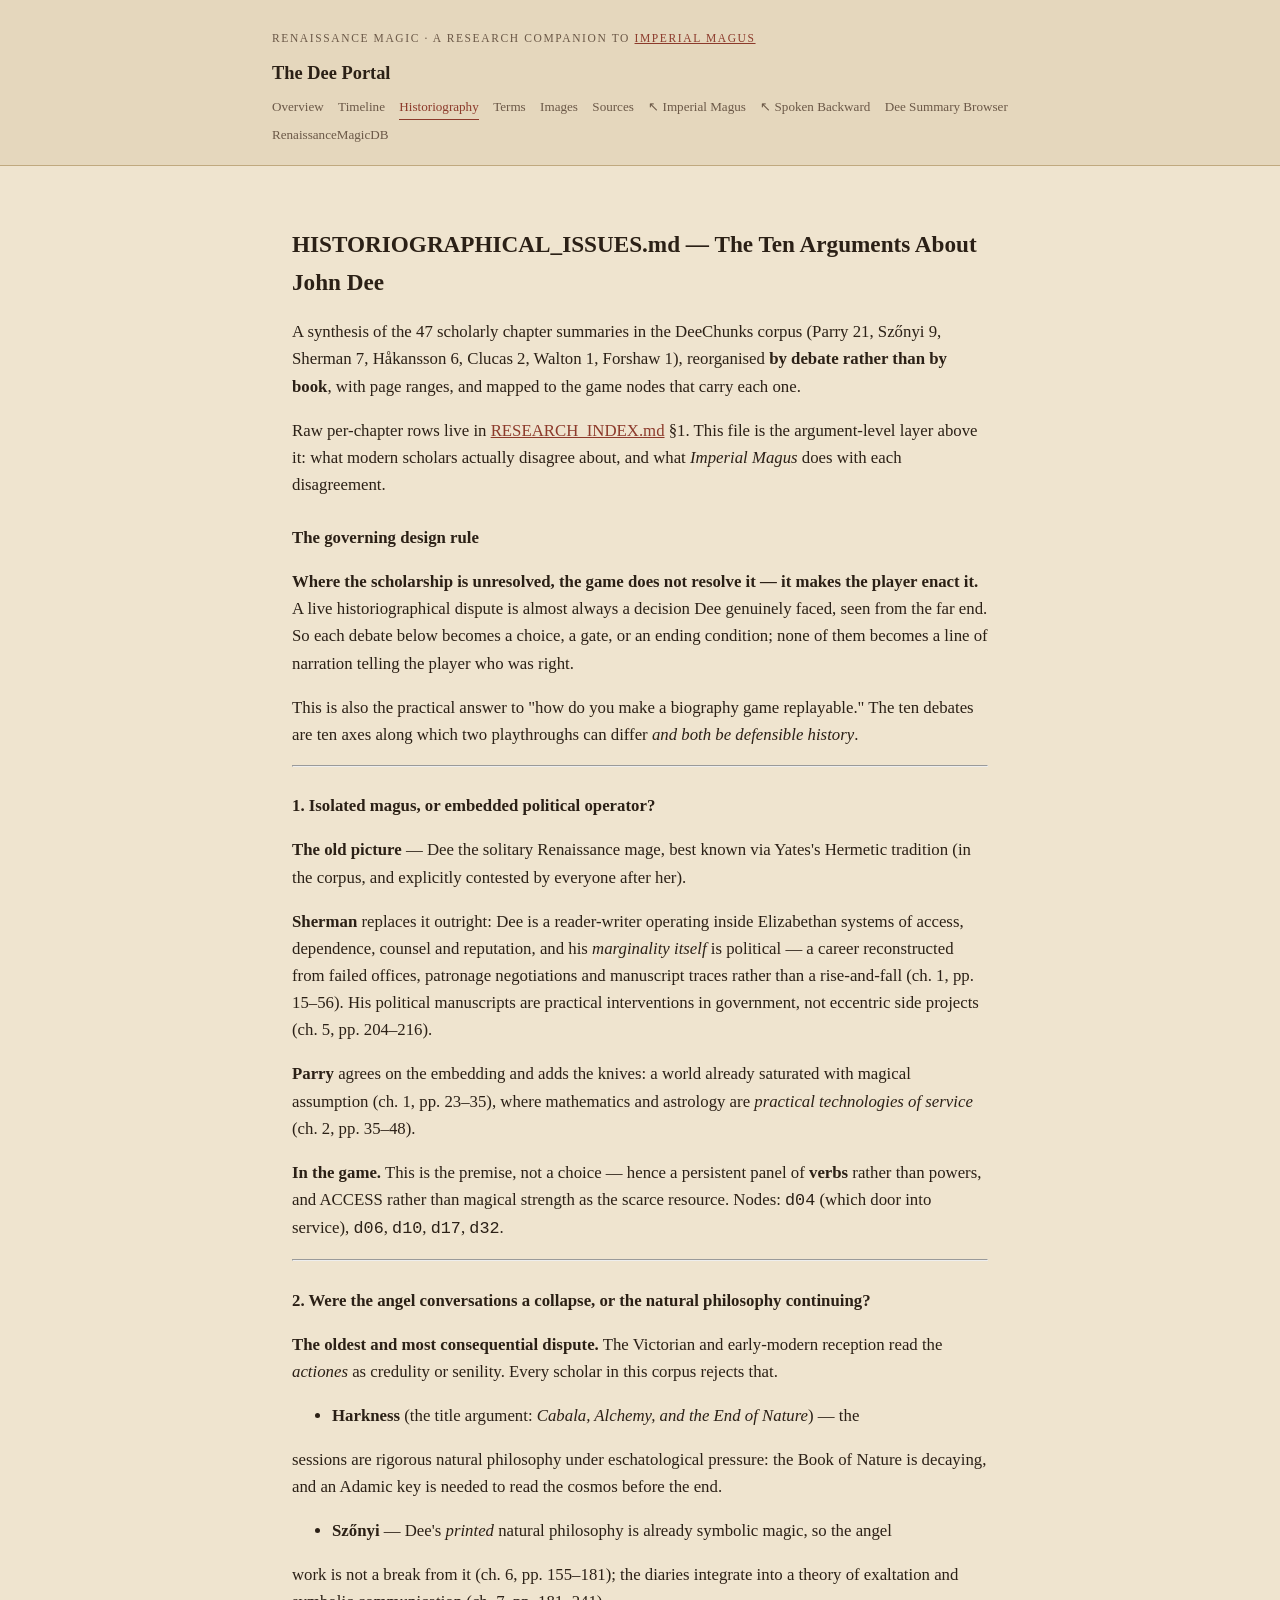
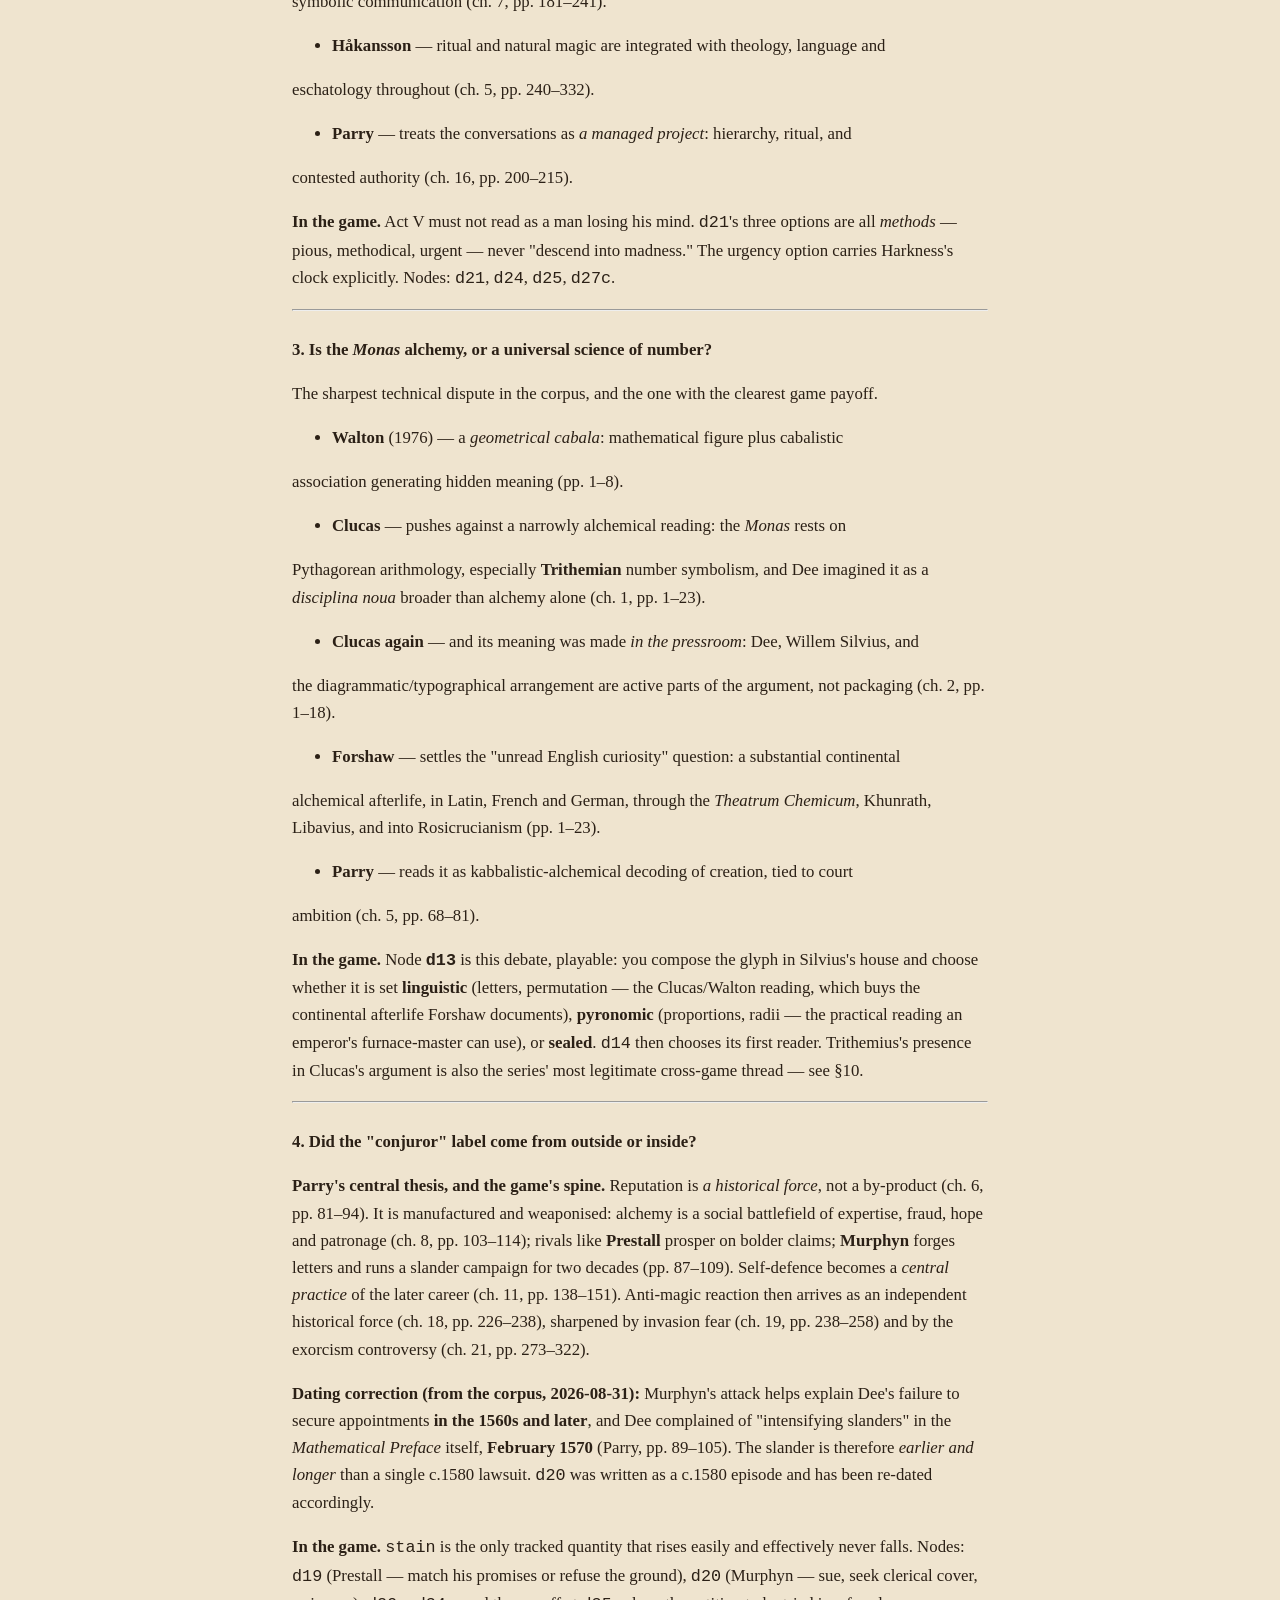
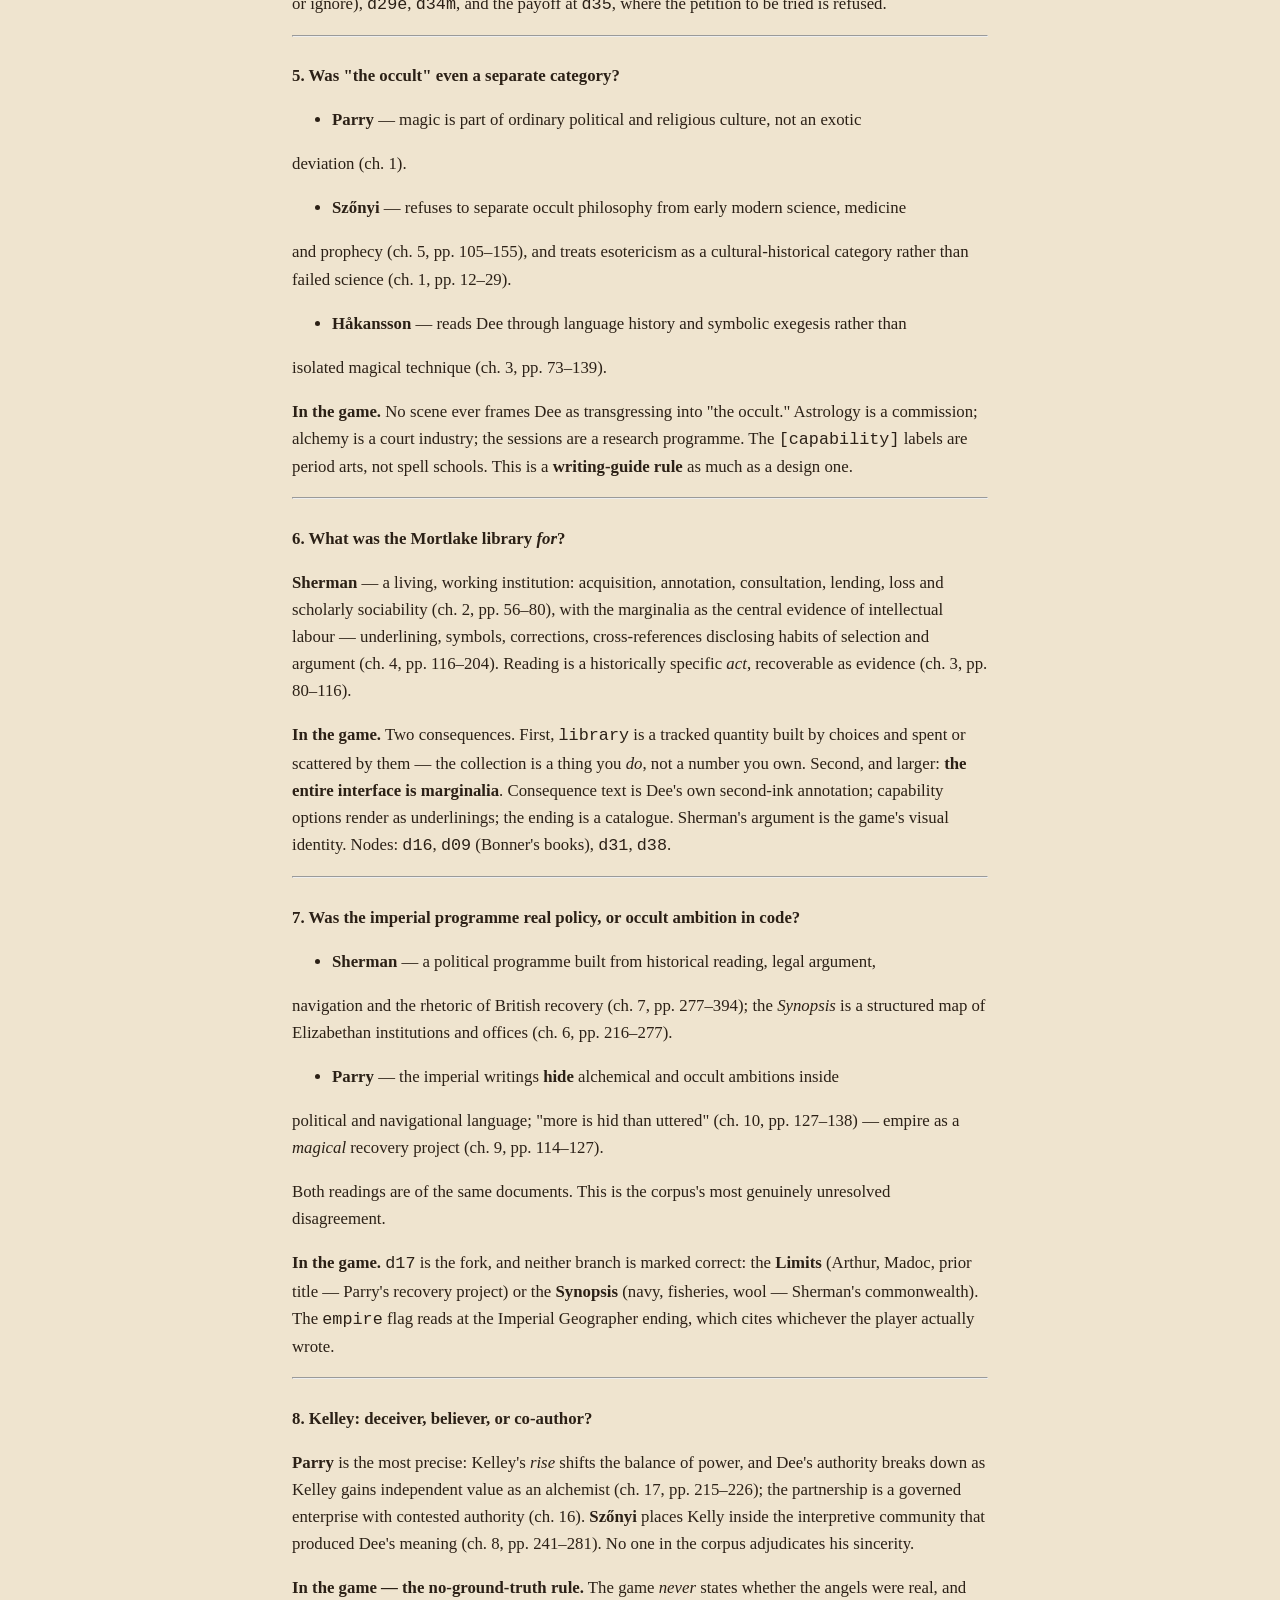
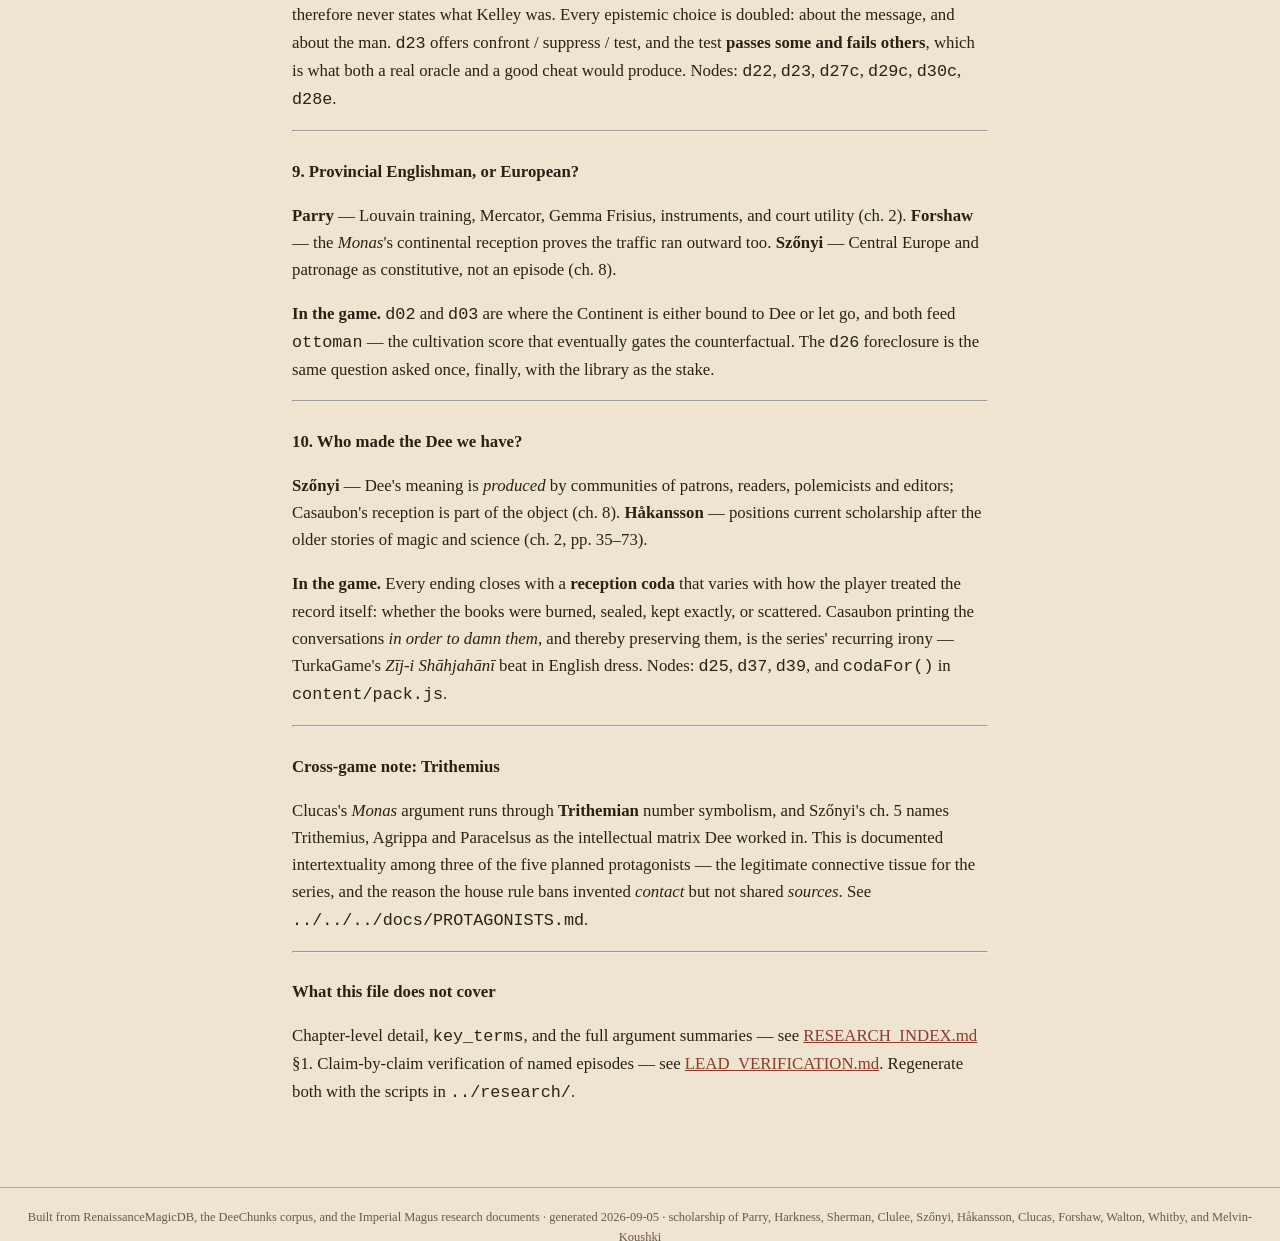
<file: portal/historiography.html>
<!doctype html>
<html lang="en"><head><meta charset="utf-8">
<meta name="viewport" content="width=device-width, initial-scale=1">
<title>Historiography · The Dee Portal</title>
<link rel="icon" href="../favicon.svg" type="image/svg+xml">
<style>
:root { --ink:#2b2016; --ink2:#6b5847; --accent:#8c3a2b; --paper:#efe4cf;
  --paper2:#e5d7bd; --rule:#c0a97f; --gold:#9a7b34; }
* { box-sizing:border-box; }
body { margin:0; background:var(--paper); color:var(--ink); line-height:1.62;
  font-family:"Iowan Old Style","Palatino Linotype",Palatino,Georgia,serif; font-size:1.05rem; }
header.site { border-bottom:1px solid var(--rule); background:var(--paper2);
  padding:1.1rem 1.25rem; }
header.site .inner, main { max-width:46rem; margin:0 auto; }
header.site h1 { font-size:1.15rem; margin:0 0 .35rem; }
header.site h1 a { color:var(--ink); text-decoration:none; }
nav.tabs { display:flex; flex-wrap:wrap; gap:.15rem .9rem; font-size:.82rem; }
nav.tabs a { color:var(--ink2); text-decoration:none; padding:.1rem 0; }
nav.tabs a:hover, nav.tabs a.on { color:var(--accent); border-bottom:1px solid var(--accent); }
main { padding:2rem 1.25rem 4rem; }
h2 { font-size:1.45rem; margin:1.8rem 0 .7rem; }
h3 { font-size:1.05rem; margin:1.6rem 0 .4rem; }
p.lede { font-style:italic; color:var(--accent); }
.card { background:var(--paper2); border:1px solid var(--rule); border-radius:2px;
  padding:1.2rem 1.4rem; margin:1rem 0; }
table { border-collapse:collapse; width:100%; font-size:.9rem; margin:1rem 0; }
th,td { text-align:left; padding:.4rem .6rem; border-bottom:1px solid var(--rule);
  vertical-align:top; }
th { font-variant:small-caps; letter-spacing:.04em; color:var(--ink2); font-weight:600; }
.year { white-space:nowrap; color:var(--ink2); font-variant-numeric:tabular-nums; }
.tag { font-size:.68rem; font-style:italic; color:var(--accent); white-space:nowrap; }
a { color:var(--accent); }
.grid { display:grid; grid-template-columns:repeat(auto-fill,minmax(13rem,1fr)); gap:1rem; }
figure.pl { margin:0; background:var(--paper2); border:1px solid var(--rule); padding:.6rem; }
figure.pl img { width:100%; height:auto; display:block; border:1px solid var(--rule); }
figure.pl figcaption { font-size:.72rem; color:var(--ink2); padding-top:.4rem; line-height:1.5; }
footer.site { border-top:1px solid var(--rule); color:var(--ink2); font-size:.78rem;
  padding:1.2rem; text-align:center; }
.crumbs { font-size:.72rem; letter-spacing:.14em; text-transform:uppercase; color:var(--ink2); }
li { margin:.3rem 0; }
blockquote { border-left:2px solid var(--accent); margin:1rem 0; padding:.2rem 0 .2rem 1rem;
  color:var(--ink2); font-style:italic; }
@media (max-width:34rem){ main{padding:1.2rem .9rem 3rem;} }
</style></head>
<body>
<header class="site"><div class="inner">
  <p class="crumbs">Renaissance Magic · a research companion to <a href="../index.html">Imperial Magus</a></p>
  <h1><a href="index.html">The Dee Portal</a></h1>
  <nav class="tabs"><a href="index.html" class="">Overview</a><a href="timeline.html" class="">Timeline</a><a href="historiography.html" class="on">Historiography</a><a href="terms.html" class="">Terms</a><a href="images.html" class="">Images</a><a href="sources.html" class="">Sources</a>
    <a href="../index.html">&#8598; Imperial Magus</a>
    <a href="../AngelPOV/">&#8598; Spoken Backward</a>
    <a href="https://t3dy.github.io/JohnDeeSummaries/">Dee Summary Browser</a>
    <a href="https://t3dy.github.io/RMDB/">RenaissanceMagicDB</a></nav>
</div></header>
<main><h2>HISTORIOGRAPHICAL_ISSUES.md — The Ten Arguments About John Dee</h2>
<p>A synthesis of the 47 scholarly chapter summaries in the DeeChunks corpus (Parry 21, Szőnyi 9, Sherman 7, Håkansson 6, Clucas 2, Walton 1, Forshaw 1), reorganised <strong>by debate rather than by book</strong>, with page ranges, and mapped to the game nodes that carry each one.</p>
<p>Raw per-chapter rows live in <a href="RESEARCH_INDEX.md">RESEARCH_INDEX.md</a> §1. This file is the argument-level layer above it: what modern scholars actually disagree about, and what <em>Imperial Magus</em> does with each disagreement.</p>
<h3>The governing design rule</h3>
<p><strong>Where the scholarship is unresolved, the game does not resolve it — it makes the player enact it.</strong> A live historiographical dispute is almost always a decision Dee genuinely faced, seen from the far end. So each debate below becomes a choice, a gate, or an ending condition; none of them becomes a line of narration telling the player who was right.</p>
<p>This is also the practical answer to &quot;how do you make a biography game replayable.&quot; The ten debates are ten axes along which two playthroughs can differ <em>and both be defensible history</em>.</p>
<hr>
<h3>1. Isolated magus, or embedded political operator?</h3>
<p><strong>The old picture</strong> — Dee the solitary Renaissance mage, best known via Yates&#x27;s Hermetic tradition (in the corpus, and explicitly contested by everyone after her).</p>
<p><strong>Sherman</strong> replaces it outright: Dee is a reader-writer operating inside Elizabethan systems of access, dependence, counsel and reputation, and his <em>marginality itself</em> is political — a career reconstructed from failed offices, patronage negotiations and manuscript traces rather than a rise-and-fall (ch. 1, pp. 15–56). His political manuscripts are practical interventions in government, not eccentric side projects (ch. 5, pp. 204–216).</p>
<p><strong>Parry</strong> agrees on the embedding and adds the knives: a world already saturated with magical assumption (ch. 1, pp. 23–35), where mathematics and astrology are <em>practical technologies of service</em> (ch. 2, pp. 35–48).</p>
<p><strong>In the game.</strong> This is the premise, not a choice — hence a persistent panel of <strong>verbs</strong> rather than powers, and ACCESS rather than magical strength as the scarce resource. Nodes: <code>d04</code> (which door into service), <code>d06</code>, <code>d10</code>, <code>d17</code>, <code>d32</code>.</p>
<hr>
<h3>2. Were the angel conversations a collapse, or the natural philosophy continuing?</h3>
<p><strong>The oldest and most consequential dispute.</strong> The Victorian and early-modern reception read the <em>actiones</em> as credulity or senility. Every scholar in this corpus rejects that.</p>
<ul>
<li><strong>Harkness</strong> (the title argument: <em>Cabala, Alchemy, and the End of Nature</em>) — the</li>
</ul>
<p>sessions are rigorous natural philosophy under eschatological pressure: the Book of Nature is decaying, and an Adamic key is needed to read the cosmos before the end.</p>
<ul>
<li><strong>Szőnyi</strong> — Dee&#x27;s <em>printed</em> natural philosophy is already symbolic magic, so the angel</li>
</ul>
<p>work is not a break from it (ch. 6, pp. 155–181); the diaries integrate into a theory of exaltation and symbolic communication (ch. 7, pp. 181–241).</p>
<ul>
<li><strong>Håkansson</strong> — ritual and natural magic are integrated with theology, language and</li>
</ul>
<p>eschatology throughout (ch. 5, pp. 240–332).</p>
<ul>
<li><strong>Parry</strong> — treats the conversations as <em>a managed project</em>: hierarchy, ritual, and</li>
</ul>
<p>contested authority (ch. 16, pp. 200–215).</p>
<p><strong>In the game.</strong> Act V must not read as a man losing his mind. <code>d21</code>&#x27;s three options are all <em>methods</em> — pious, methodical, urgent — never &quot;descend into madness.&quot; The urgency option carries Harkness&#x27;s clock explicitly. Nodes: <code>d21</code>, <code>d24</code>, <code>d25</code>, <code>d27c</code>.</p>
<hr>
<h3>3. Is the <em>Monas</em> alchemy, or a universal science of number?</h3>
<p>The sharpest technical dispute in the corpus, and the one with the clearest game payoff.</p>
<ul>
<li><strong>Walton</strong> (1976) — a <em>geometrical cabala</em>: mathematical figure plus cabalistic</li>
</ul>
<p>association generating hidden meaning (pp. 1–8).</p>
<ul>
<li><strong>Clucas</strong> — pushes against a narrowly alchemical reading: the <em>Monas</em> rests on</li>
</ul>
<p>Pythagorean arithmology, especially <strong>Trithemian</strong> number symbolism, and Dee imagined it as a <em>disciplina noua</em> broader than alchemy alone (ch. 1, pp. 1–23).</p>
<ul>
<li><strong>Clucas again</strong> — and its meaning was made <em>in the pressroom</em>: Dee, Willem Silvius, and</li>
</ul>
<p>the diagrammatic/typographical arrangement are active parts of the argument, not packaging (ch. 2, pp. 1–18).</p>
<ul>
<li><strong>Forshaw</strong> — settles the &quot;unread English curiosity&quot; question: a substantial continental</li>
</ul>
<p>alchemical afterlife, in Latin, French and German, through the <em>Theatrum Chemicum</em>, Khunrath, Libavius, and into Rosicrucianism (pp. 1–23).</p>
<ul>
<li><strong>Parry</strong> — reads it as kabbalistic-alchemical decoding of creation, tied to court</li>
</ul>
<p>ambition (ch. 5, pp. 68–81).</p>
<p><strong>In the game.</strong> Node <strong><code>d13</code></strong> is this debate, playable: you compose the glyph in Silvius&#x27;s house and choose whether it is set <strong>linguistic</strong> (letters, permutation — the Clucas/Walton reading, which buys the continental afterlife Forshaw documents), <strong>pyronomic</strong> (proportions, radii — the practical reading an emperor&#x27;s furnace-master can use), or <strong>sealed</strong>. <code>d14</code> then chooses its first reader. Trithemius&#x27;s presence in Clucas&#x27;s argument is also the series&#x27; most legitimate cross-game thread — see §10.</p>
<hr>
<h3>4. Did the &quot;conjuror&quot; label come from outside or inside?</h3>
<p><strong>Parry&#x27;s central thesis, and the game&#x27;s spine.</strong> Reputation is <em>a historical force</em>, not a by-product (ch. 6, pp. 81–94). It is manufactured and weaponised: alchemy is a social battlefield of expertise, fraud, hope and patronage (ch. 8, pp. 103–114); rivals like <strong>Prestall</strong> prosper on bolder claims; <strong>Murphyn</strong> forges letters and runs a slander campaign for two decades (pp. 87–109). Self-defence becomes a <em>central practice</em> of the later career (ch. 11, pp. 138–151). Anti-magic reaction then arrives as an independent historical force (ch. 18, pp. 226–238), sharpened by invasion fear (ch. 19, pp. 238–258) and by the exorcism controversy (ch. 21, pp. 273–322).</p>
<p><strong>Dating correction (from the corpus, 2026-08-31):</strong> Murphyn&#x27;s attack helps explain Dee&#x27;s failure to secure appointments <strong>in the 1560s and later</strong>, and Dee complained of &quot;intensifying slanders&quot; in the <em>Mathematical Preface</em> itself, <strong>February 1570</strong> (Parry, pp. 89–105). The slander is therefore <em>earlier and longer</em> than a single c.1580 lawsuit. <code>d20</code> was written as a c.1580 episode and has been re-dated accordingly.</p>
<p><strong>In the game.</strong> <code>stain</code> is the only tracked quantity that rises easily and effectively never falls. Nodes: <code>d19</code> (Prestall — match his promises or refuse the ground), <code>d20</code> (Murphyn — sue, seek clerical cover, or ignore), <code>d29e</code>, <code>d34m</code>, and the payoff at <code>d35</code>, where the petition to be tried is refused.</p>
<hr>
<h3>5. Was &quot;the occult&quot; even a separate category?</h3>
<ul>
<li><strong>Parry</strong> — magic is part of ordinary political and religious culture, not an exotic</li>
</ul>
<p>deviation (ch. 1).</p>
<ul>
<li><strong>Szőnyi</strong> — refuses to separate occult philosophy from early modern science, medicine</li>
</ul>
<p>and prophecy (ch. 5, pp. 105–155), and treats esotericism as a cultural-historical category rather than failed science (ch. 1, pp. 12–29).</p>
<ul>
<li><strong>Håkansson</strong> — reads Dee through language history and symbolic exegesis rather than</li>
</ul>
<p>isolated magical technique (ch. 3, pp. 73–139).</p>
<p><strong>In the game.</strong> No scene ever frames Dee as transgressing into &quot;the occult.&quot; Astrology is a commission; alchemy is a court industry; the sessions are a research programme. The <code>[capability]</code> labels are period arts, not spell schools. This is a <strong>writing-guide rule</strong> as much as a design one.</p>
<hr>
<h3>6. What was the Mortlake library <em>for</em>?</h3>
<p><strong>Sherman</strong> — a living, working institution: acquisition, annotation, consultation, lending, loss and scholarly sociability (ch. 2, pp. 56–80), with the marginalia as the central evidence of intellectual labour — underlining, symbols, corrections, cross-references disclosing habits of selection and argument (ch. 4, pp. 116–204). Reading is a historically specific <em>act</em>, recoverable as evidence (ch. 3, pp. 80–116).</p>
<p><strong>In the game.</strong> Two consequences. First, <code>library</code> is a tracked quantity built by choices and spent or scattered by them — the collection is a thing you <em>do</em>, not a number you own. Second, and larger: <strong>the entire interface is marginalia</strong>. Consequence text is Dee&#x27;s own second-ink annotation; capability options render as underlinings; the ending is a catalogue. Sherman&#x27;s argument is the game&#x27;s visual identity. Nodes: <code>d16</code>, <code>d09</code> (Bonner&#x27;s books), <code>d31</code>, <code>d38</code>.</p>
<hr>
<h3>7. Was the imperial programme real policy, or occult ambition in code?</h3>
<ul>
<li><strong>Sherman</strong> — a political programme built from historical reading, legal argument,</li>
</ul>
<p>navigation and the rhetoric of British recovery (ch. 7, pp. 277–394); the <em>Synopsis</em> is a structured map of Elizabethan institutions and offices (ch. 6, pp. 216–277).</p>
<ul>
<li><strong>Parry</strong> — the imperial writings <strong>hide</strong> alchemical and occult ambitions inside</li>
</ul>
<p>political and navigational language; &quot;more is hid than uttered&quot; (ch. 10, pp. 127–138) — empire as a <em>magical</em> recovery project (ch. 9, pp. 114–127).</p>
<p>Both readings are of the same documents. This is the corpus&#x27;s most genuinely unresolved disagreement.</p>
<p><strong>In the game.</strong> <code>d17</code> is the fork, and neither branch is marked correct: the <strong>Limits</strong> (Arthur, Madoc, prior title — Parry&#x27;s recovery project) or the <strong>Synopsis</strong> (navy, fisheries, wool — Sherman&#x27;s commonwealth). The <code>empire</code> flag reads at the Imperial Geographer ending, which cites whichever the player actually wrote.</p>
<hr>
<h3>8. Kelley: deceiver, believer, or co-author?</h3>
<p><strong>Parry</strong> is the most precise: Kelley&#x27;s <em>rise</em> shifts the balance of power, and Dee&#x27;s authority breaks down as Kelley gains independent value as an alchemist (ch. 17, pp. 215–226); the partnership is a governed enterprise with contested authority (ch. 16). <strong>Szőnyi</strong> places Kelly inside the interpretive community that produced Dee&#x27;s meaning (ch. 8, pp. 241–281). No one in the corpus adjudicates his sincerity.</p>
<p><strong>In the game — the no-ground-truth rule.</strong> The game <em>never</em> states whether the angels were real, and therefore never states what Kelley was. Every epistemic choice is doubled: about the message, and about the man. <code>d23</code> offers confront / suppress / test, and the test <strong>passes some and fails others</strong>, which is what both a real oracle and a good cheat would produce. Nodes: <code>d22</code>, <code>d23</code>, <code>d27c</code>, <code>d29c</code>, <code>d30c</code>, <code>d28e</code>.</p>
<hr>
<h3>9. Provincial Englishman, or European?</h3>
<p><strong>Parry</strong> — Louvain training, Mercator, Gemma Frisius, instruments, and court utility (ch. 2). <strong>Forshaw</strong> — the <em>Monas</em>&#x27;s continental reception proves the traffic ran outward too. <strong>Szőnyi</strong> — Central Europe and patronage as constitutive, not an episode (ch. 8).</p>
<p><strong>In the game.</strong> <code>d02</code> and <code>d03</code> are where the Continent is either bound to Dee or let go, and both feed <code>ottoman</code> — the cultivation score that eventually gates the counterfactual. The <code>d26</code> foreclosure is the same question asked once, finally, with the library as the stake.</p>
<hr>
<h3>10. Who made the Dee we have?</h3>
<p><strong>Szőnyi</strong> — Dee&#x27;s meaning is <em>produced</em> by communities of patrons, readers, polemicists and editors; Casaubon&#x27;s reception is part of the object (ch. 8). <strong>Håkansson</strong> — positions current scholarship after the older stories of magic and science (ch. 2, pp. 35–73).</p>
<p><strong>In the game.</strong> Every ending closes with a <strong>reception coda</strong> that varies with how the player treated the record itself: whether the books were burned, sealed, kept exactly, or scattered. Casaubon printing the conversations <em>in order to damn them</em>, and thereby preserving them, is the series&#x27; recurring irony — TurkaGame&#x27;s <em>Zīj-i Shāhjahānī</em> beat in English dress. Nodes: <code>d25</code>, <code>d37</code>, <code>d39</code>, and <code>codaFor()</code> in <code>content/pack.js</code>.</p>
<hr>
<h3>Cross-game note: Trithemius</h3>
<p>Clucas&#x27;s <em>Monas</em> argument runs through <strong>Trithemian</strong> number symbolism, and Szőnyi&#x27;s ch. 5 names Trithemius, Agrippa and Paracelsus as the intellectual matrix Dee worked in. This is documented intertextuality among three of the five planned protagonists — the legitimate connective tissue for the series, and the reason the house rule bans invented <em>contact</em> but not shared <em>sources</em>. See <code>../../../docs/PROTAGONISTS.md</code>.</p>
<hr>
<h3>What this file does not cover</h3>
<p>Chapter-level detail, <code>key_terms</code>, and the full argument summaries — see <a href="RESEARCH_INDEX.md">RESEARCH_INDEX.md</a> §1. Claim-by-claim verification of named episodes — see <a href="LEAD_VERIFICATION.md">LEAD_VERIFICATION.md</a>. Regenerate both with the scripts in <code>../research/</code>.</p></main>
<footer class="site">Built from RenaissanceMagicDB, the DeeChunks corpus, and the
Imperial Magus research documents · generated 2026-09-05 ·
scholarship of Parry, Harkness, Sherman, Clulee, Szőnyi, Håkansson, Clucas, Forshaw,
Walton, Whitby, and Melvin-Koushki</footer>
</body></html>
</file>
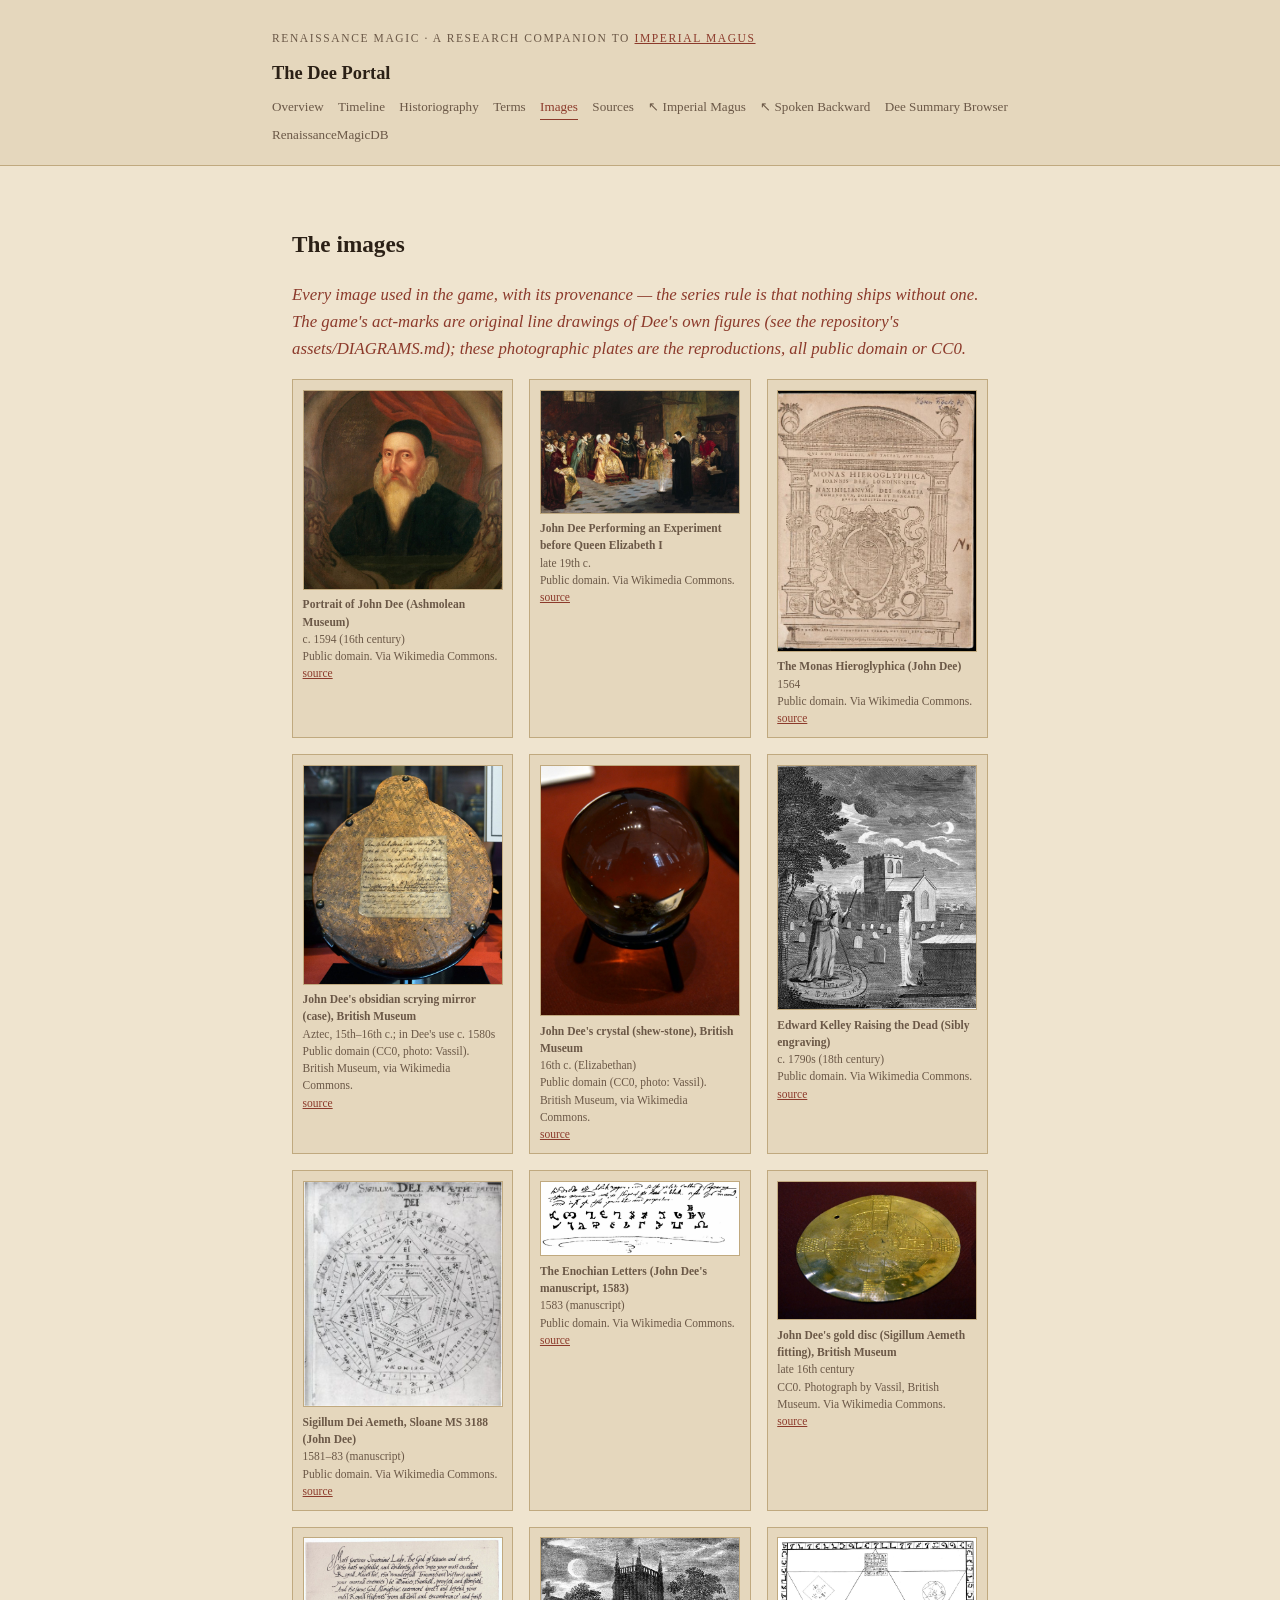
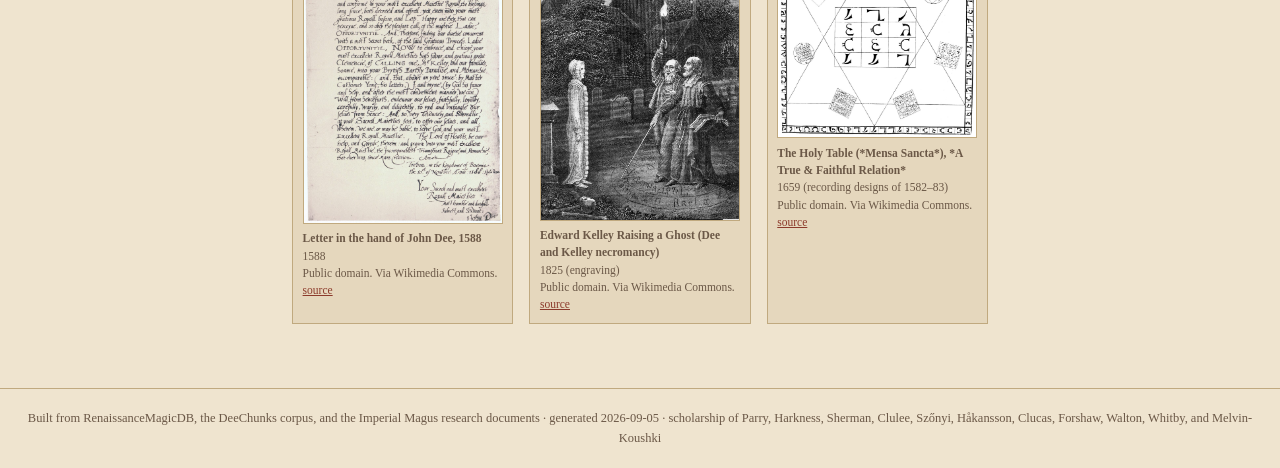
<file: portal/images.html>
<!doctype html>
<html lang="en"><head><meta charset="utf-8">
<meta name="viewport" content="width=device-width, initial-scale=1">
<title>Images · The Dee Portal</title>
<link rel="icon" href="../favicon.svg" type="image/svg+xml">
<style>
:root { --ink:#2b2016; --ink2:#6b5847; --accent:#8c3a2b; --paper:#efe4cf;
  --paper2:#e5d7bd; --rule:#c0a97f; --gold:#9a7b34; }
* { box-sizing:border-box; }
body { margin:0; background:var(--paper); color:var(--ink); line-height:1.62;
  font-family:"Iowan Old Style","Palatino Linotype",Palatino,Georgia,serif; font-size:1.05rem; }
header.site { border-bottom:1px solid var(--rule); background:var(--paper2);
  padding:1.1rem 1.25rem; }
header.site .inner, main { max-width:46rem; margin:0 auto; }
header.site h1 { font-size:1.15rem; margin:0 0 .35rem; }
header.site h1 a { color:var(--ink); text-decoration:none; }
nav.tabs { display:flex; flex-wrap:wrap; gap:.15rem .9rem; font-size:.82rem; }
nav.tabs a { color:var(--ink2); text-decoration:none; padding:.1rem 0; }
nav.tabs a:hover, nav.tabs a.on { color:var(--accent); border-bottom:1px solid var(--accent); }
main { padding:2rem 1.25rem 4rem; }
h2 { font-size:1.45rem; margin:1.8rem 0 .7rem; }
h3 { font-size:1.05rem; margin:1.6rem 0 .4rem; }
p.lede { font-style:italic; color:var(--accent); }
.card { background:var(--paper2); border:1px solid var(--rule); border-radius:2px;
  padding:1.2rem 1.4rem; margin:1rem 0; }
table { border-collapse:collapse; width:100%; font-size:.9rem; margin:1rem 0; }
th,td { text-align:left; padding:.4rem .6rem; border-bottom:1px solid var(--rule);
  vertical-align:top; }
th { font-variant:small-caps; letter-spacing:.04em; color:var(--ink2); font-weight:600; }
.year { white-space:nowrap; color:var(--ink2); font-variant-numeric:tabular-nums; }
.tag { font-size:.68rem; font-style:italic; color:var(--accent); white-space:nowrap; }
a { color:var(--accent); }
.grid { display:grid; grid-template-columns:repeat(auto-fill,minmax(13rem,1fr)); gap:1rem; }
figure.pl { margin:0; background:var(--paper2); border:1px solid var(--rule); padding:.6rem; }
figure.pl img { width:100%; height:auto; display:block; border:1px solid var(--rule); }
figure.pl figcaption { font-size:.72rem; color:var(--ink2); padding-top:.4rem; line-height:1.5; }
footer.site { border-top:1px solid var(--rule); color:var(--ink2); font-size:.78rem;
  padding:1.2rem; text-align:center; }
.crumbs { font-size:.72rem; letter-spacing:.14em; text-transform:uppercase; color:var(--ink2); }
li { margin:.3rem 0; }
blockquote { border-left:2px solid var(--accent); margin:1rem 0; padding:.2rem 0 .2rem 1rem;
  color:var(--ink2); font-style:italic; }
@media (max-width:34rem){ main{padding:1.2rem .9rem 3rem;} }
</style></head>
<body>
<header class="site"><div class="inner">
  <p class="crumbs">Renaissance Magic · a research companion to <a href="../index.html">Imperial Magus</a></p>
  <h1><a href="index.html">The Dee Portal</a></h1>
  <nav class="tabs"><a href="index.html" class="">Overview</a><a href="timeline.html" class="">Timeline</a><a href="historiography.html" class="">Historiography</a><a href="terms.html" class="">Terms</a><a href="images.html" class="on">Images</a><a href="sources.html" class="">Sources</a>
    <a href="../index.html">&#8598; Imperial Magus</a>
    <a href="../AngelPOV/">&#8598; Spoken Backward</a>
    <a href="https://t3dy.github.io/JohnDeeSummaries/">Dee Summary Browser</a>
    <a href="https://t3dy.github.io/RMDB/">RenaissanceMagicDB</a></nav>
</div></header>
<main><h2>The images</h2>
<p class="lede">Every image used in the game, with its provenance — the series rule is
that nothing ships without one. The game's act-marks are original line drawings of Dee's
own figures (see the repository's assets/DIAGRAMS.md); these photographic plates are the
reproductions, all public domain or CC0.</p>
<div class="grid"><figure class="pl"><img src="../assets/plates/ashmolean.jpg" alt="Portrait of John Dee (Ashmolean Museum)">
<figcaption><strong>Portrait of John Dee (Ashmolean Museum)</strong><br>c. 1594 (16th century)<br>
Public domain. Via Wikimedia Commons.<br><a href="https://commons.wikimedia.org/wiki/File:John_Dee_Ashmolean.jpg">source</a></figcaption></figure><figure class="pl"><img src="../assets/plates/glindoni.jpg" alt="John Dee Performing an Experiment before Queen Elizabeth I">
<figcaption><strong>John Dee Performing an Experiment before Queen Elizabeth I</strong><br>late 19th c.<br>
Public domain. Via Wikimedia Commons.<br><a href="https://commons.wikimedia.org/wiki/File:Henry_Gillard_Glindoni_-_John_Dee_performing_an_experiment_before_Queen_Elizabeth_I.jpg">source</a></figcaption></figure><figure class="pl"><img src="../assets/plates/monas-title.jpg" alt="The Monas Hieroglyphica (John Dee)">
<figcaption><strong>The Monas Hieroglyphica (John Dee)</strong><br>1564<br>
Public domain. Via Wikimedia Commons.<br><a href="https://commons.wikimedia.org/wiki/Category:Monas_Hieroglyphica">source</a></figcaption></figure><figure class="pl"><img src="../assets/plates/mirror.jpg" alt="John Dee&#x27;s obsidian scrying mirror (case), British Museum">
<figcaption><strong>John Dee&#x27;s obsidian scrying mirror (case), British Museum</strong><br>Aztec, 15th–16th c.; in Dee&#x27;s use c. 1580s<br>
Public domain (CC0, photo: Vassil). British Museum, via Wikimedia Commons.<br><a href="https://commons.wikimedia.org/wiki/File:John_Dee%27s_mirror_case_British_Museum_26_07_2013.jpg">source</a></figcaption></figure><figure class="pl"><img src="../assets/plates/crystal.jpg" alt="John Dee&#x27;s crystal (shew-stone), British Museum">
<figcaption><strong>John Dee&#x27;s crystal (shew-stone), British Museum</strong><br>16th c. (Elizabethan)<br>
Public domain (CC0, photo: Vassil). British Museum, via Wikimedia Commons.<br><a href="https://commons.wikimedia.org/wiki/File:John_Dee%27s_crystal_ball_British_Museum_26_07_2013.jpg">source</a></figcaption></figure><figure class="pl"><img src="../assets/plates/kelley.jpg" alt="Edward Kelley Raising the Dead (Sibly engraving)">
<figcaption><strong>Edward Kelley Raising the Dead (Sibly engraving)</strong><br>c. 1790s (18th century)<br>
Public domain. Via Wikimedia Commons.<br><a href="https://commons.wikimedia.org/wiki/File:Edward_Kelley_%E2%80%93_Totenbeschw%C3%B6rung.jpg">source</a></figcaption></figure><figure class="pl"><img src="../assets/plates/sigillum-wax.jpg" alt="Sigillum Dei Aemeth, Sloane MS 3188 (John Dee)">
<figcaption><strong>Sigillum Dei Aemeth, Sloane MS 3188 (John Dee)</strong><br>1581–83 (manuscript)<br>
Public domain. Via Wikimedia Commons.<br><a href="https://commons.wikimedia.org/wiki/File:Sloane3188-john_dee.png">source</a></figcaption></figure><figure class="pl"><img src="../assets/plates/enochian-letters.jpg" alt="The Enochian Letters (John Dee&#x27;s manuscript, 1583)">
<figcaption><strong>The Enochian Letters (John Dee&#x27;s manuscript, 1583)</strong><br>1583 (manuscript)<br>
Public domain. Via Wikimedia Commons.<br><a href="https://commons.wikimedia.org/wiki/File:Enochian_letters_(1583_manuscript).png">source</a></figcaption></figure><figure class="pl"><img src="../assets/plates/golden-disc.jpg" alt="John Dee&#x27;s gold disc (Sigillum Aemeth fitting), British Museum">
<figcaption><strong>John Dee&#x27;s gold disc (Sigillum Aemeth fitting), British Museum</strong><br>late 16th century<br>
CC0. Photograph by Vassil, British Museum. Via Wikimedia Commons.<br><a href="https://commons.wikimedia.org/wiki/File:John_Dee%27s_golden_disc_British_Museum_27_07_2013.jpg">source</a></figcaption></figure><figure class="pl"><img src="../assets/plates/letter.jpg" alt="Letter in the hand of John Dee, 1588">
<figcaption><strong>Letter in the hand of John Dee, 1588</strong><br>1588<br>
Public domain. Via Wikimedia Commons.<br><a href="https://commons.wikimedia.org/wiki/File:John_Dee,_letter,_1588.jpg">source</a></figcaption></figure><figure class="pl"><img src="../assets/plates/necromancy.jpg" alt="Edward Kelley Raising a Ghost (Dee and Kelley necromancy)">
<figcaption><strong>Edward Kelley Raising a Ghost (Dee and Kelley necromancy)</strong><br>1825 (engraving)<br>
Public domain. Via Wikimedia Commons.<br><a href="https://commons.wikimedia.org/wiki/File:Edward_Kelly_raising_a_ghost.jpg">source</a></figcaption></figure><figure class="pl"><img src="../assets/plates/holy-table.jpg" alt="The Holy Table (*Mensa Sancta*), *A True &amp; Faithful Relation*">
<figcaption><strong>The Holy Table (*Mensa Sancta*), *A True &amp; Faithful Relation*</strong><br>1659 (recording designs of 1582–83)<br>
Public domain. Via Wikimedia Commons.<br><a href="https://commons.wikimedia.org/wiki/File:John_Dee_and_Some_Spirits_-_The_Holy_Table.png">source</a></figcaption></figure></div></main>
<footer class="site">Built from RenaissanceMagicDB, the DeeChunks corpus, and the
Imperial Magus research documents · generated 2026-09-05 ·
scholarship of Parry, Harkness, Sherman, Clulee, Szőnyi, Håkansson, Clucas, Forshaw,
Walton, Whitby, and Melvin-Koushki</footer>
</body></html>
</file>
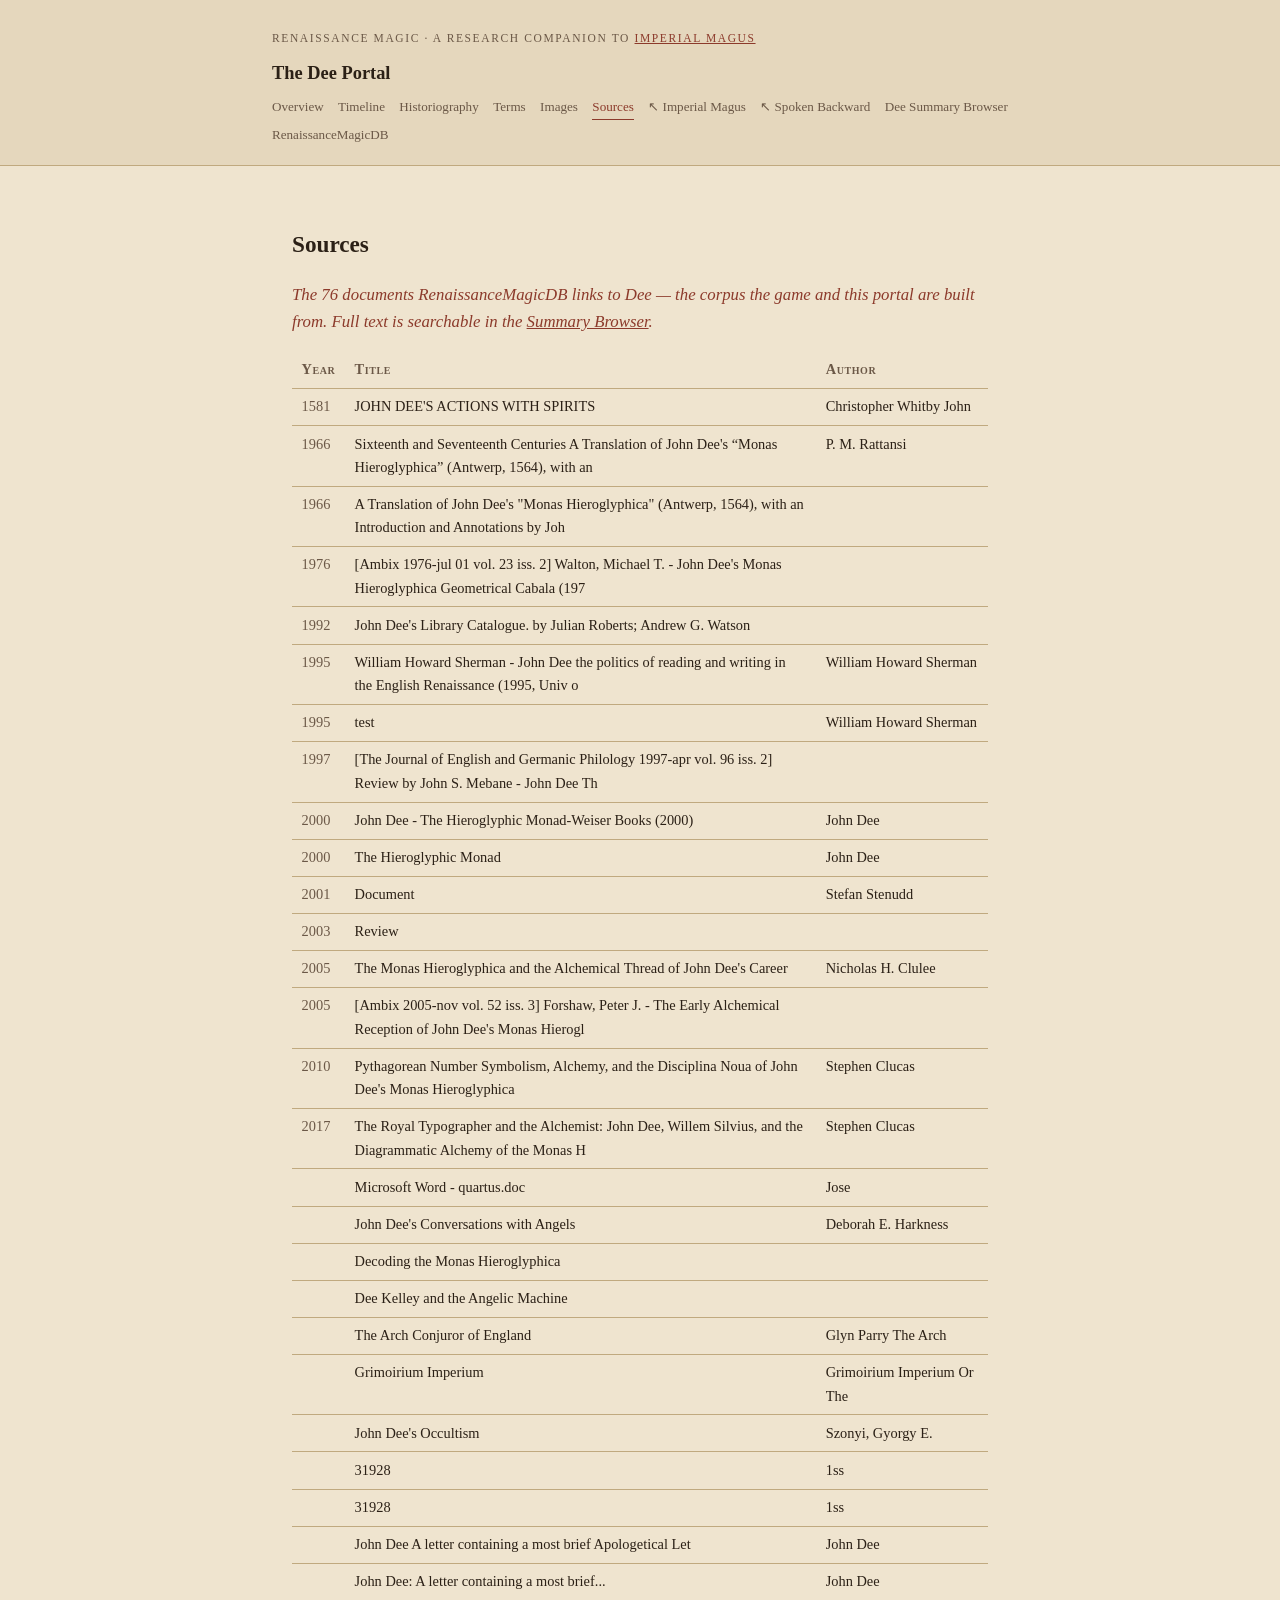
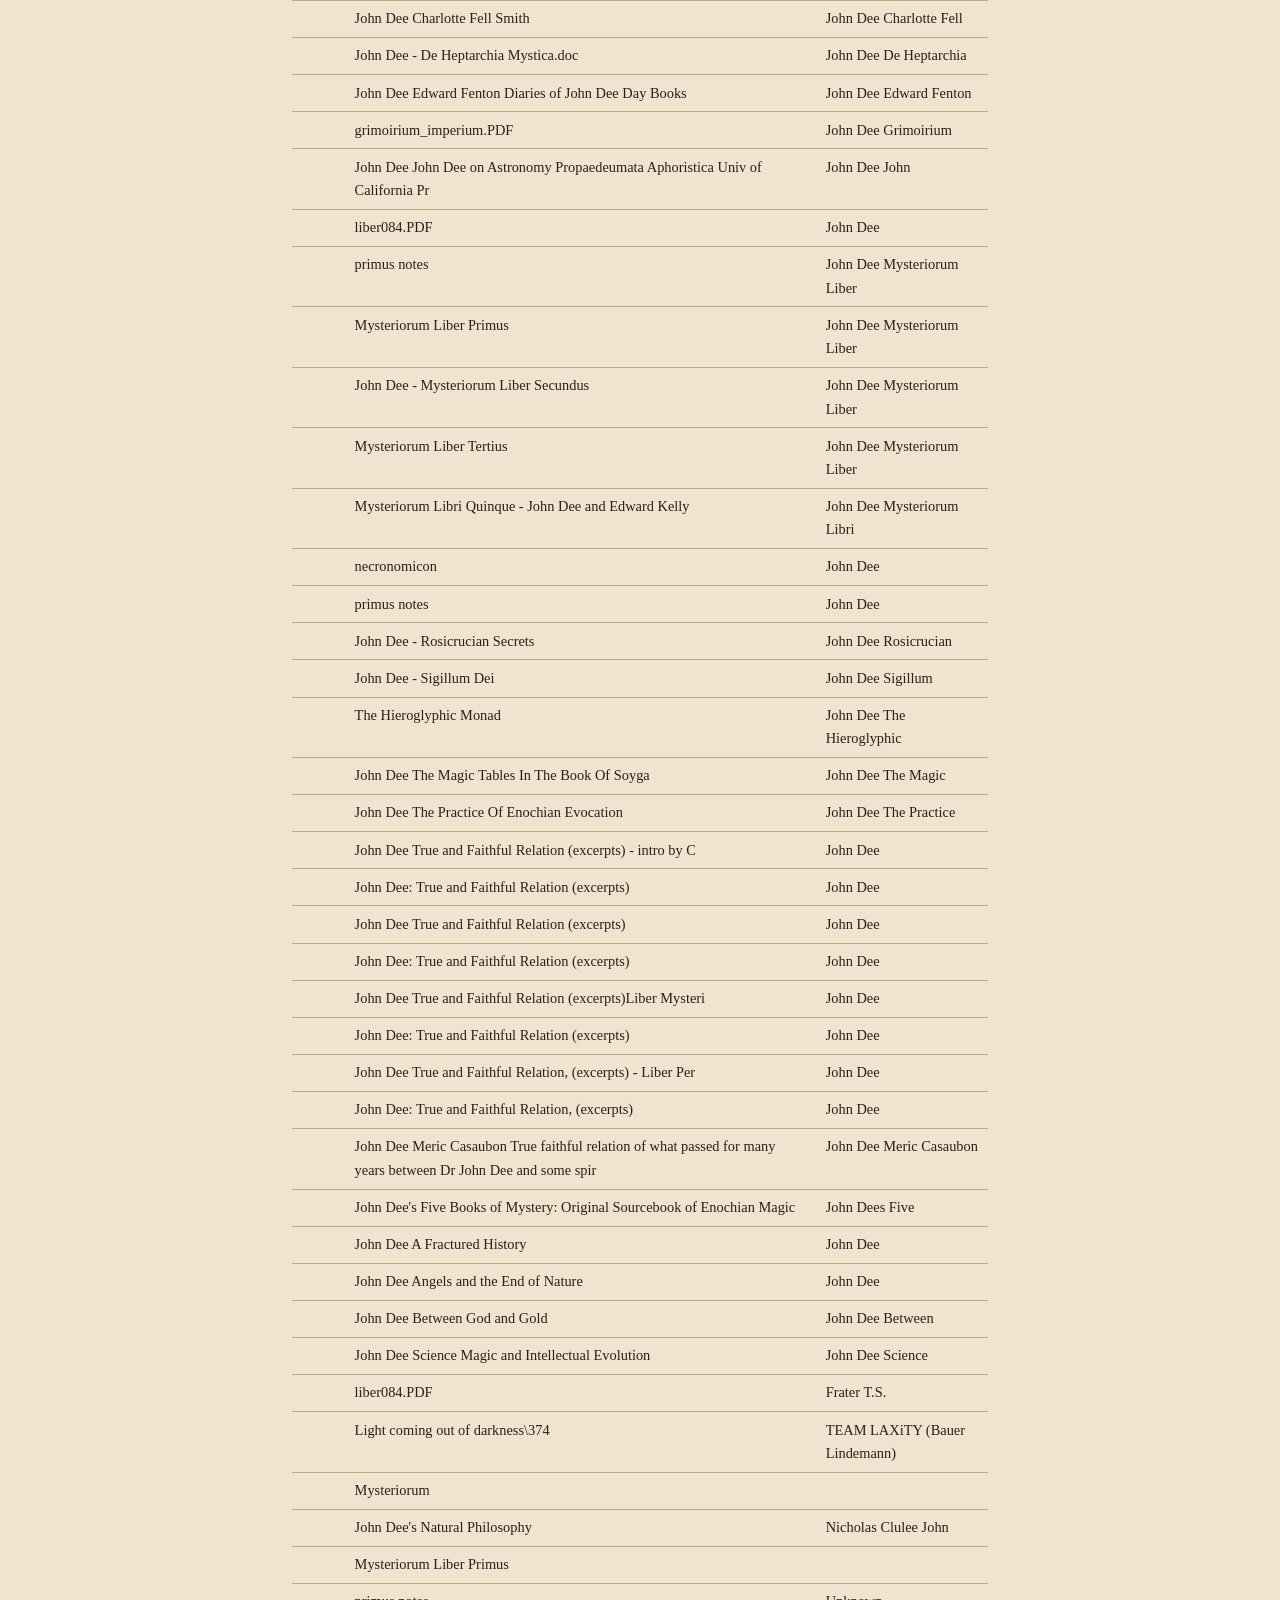
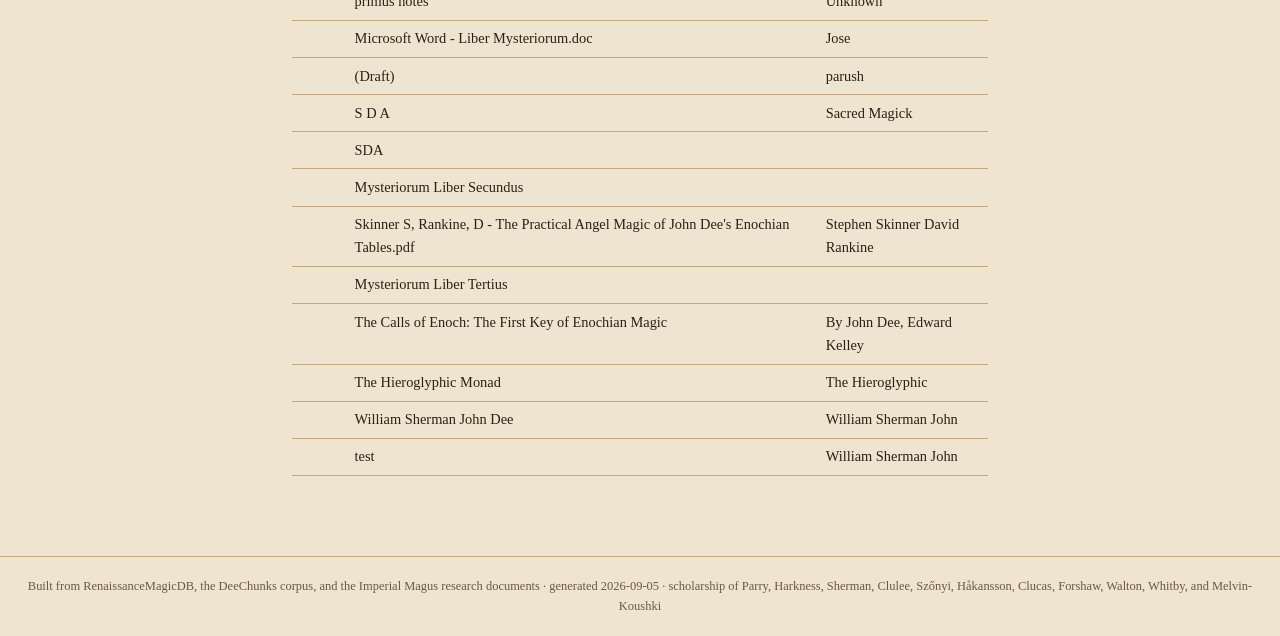
<file: portal/sources.html>
<!doctype html>
<html lang="en"><head><meta charset="utf-8">
<meta name="viewport" content="width=device-width, initial-scale=1">
<title>Sources · The Dee Portal</title>
<link rel="icon" href="../favicon.svg" type="image/svg+xml">
<style>
:root { --ink:#2b2016; --ink2:#6b5847; --accent:#8c3a2b; --paper:#efe4cf;
  --paper2:#e5d7bd; --rule:#c0a97f; --gold:#9a7b34; }
* { box-sizing:border-box; }
body { margin:0; background:var(--paper); color:var(--ink); line-height:1.62;
  font-family:"Iowan Old Style","Palatino Linotype",Palatino,Georgia,serif; font-size:1.05rem; }
header.site { border-bottom:1px solid var(--rule); background:var(--paper2);
  padding:1.1rem 1.25rem; }
header.site .inner, main { max-width:46rem; margin:0 auto; }
header.site h1 { font-size:1.15rem; margin:0 0 .35rem; }
header.site h1 a { color:var(--ink); text-decoration:none; }
nav.tabs { display:flex; flex-wrap:wrap; gap:.15rem .9rem; font-size:.82rem; }
nav.tabs a { color:var(--ink2); text-decoration:none; padding:.1rem 0; }
nav.tabs a:hover, nav.tabs a.on { color:var(--accent); border-bottom:1px solid var(--accent); }
main { padding:2rem 1.25rem 4rem; }
h2 { font-size:1.45rem; margin:1.8rem 0 .7rem; }
h3 { font-size:1.05rem; margin:1.6rem 0 .4rem; }
p.lede { font-style:italic; color:var(--accent); }
.card { background:var(--paper2); border:1px solid var(--rule); border-radius:2px;
  padding:1.2rem 1.4rem; margin:1rem 0; }
table { border-collapse:collapse; width:100%; font-size:.9rem; margin:1rem 0; }
th,td { text-align:left; padding:.4rem .6rem; border-bottom:1px solid var(--rule);
  vertical-align:top; }
th { font-variant:small-caps; letter-spacing:.04em; color:var(--ink2); font-weight:600; }
.year { white-space:nowrap; color:var(--ink2); font-variant-numeric:tabular-nums; }
.tag { font-size:.68rem; font-style:italic; color:var(--accent); white-space:nowrap; }
a { color:var(--accent); }
.grid { display:grid; grid-template-columns:repeat(auto-fill,minmax(13rem,1fr)); gap:1rem; }
figure.pl { margin:0; background:var(--paper2); border:1px solid var(--rule); padding:.6rem; }
figure.pl img { width:100%; height:auto; display:block; border:1px solid var(--rule); }
figure.pl figcaption { font-size:.72rem; color:var(--ink2); padding-top:.4rem; line-height:1.5; }
footer.site { border-top:1px solid var(--rule); color:var(--ink2); font-size:.78rem;
  padding:1.2rem; text-align:center; }
.crumbs { font-size:.72rem; letter-spacing:.14em; text-transform:uppercase; color:var(--ink2); }
li { margin:.3rem 0; }
blockquote { border-left:2px solid var(--accent); margin:1rem 0; padding:.2rem 0 .2rem 1rem;
  color:var(--ink2); font-style:italic; }
@media (max-width:34rem){ main{padding:1.2rem .9rem 3rem;} }
</style></head>
<body>
<header class="site"><div class="inner">
  <p class="crumbs">Renaissance Magic · a research companion to <a href="../index.html">Imperial Magus</a></p>
  <h1><a href="index.html">The Dee Portal</a></h1>
  <nav class="tabs"><a href="index.html" class="">Overview</a><a href="timeline.html" class="">Timeline</a><a href="historiography.html" class="">Historiography</a><a href="terms.html" class="">Terms</a><a href="images.html" class="">Images</a><a href="sources.html" class="on">Sources</a>
    <a href="../index.html">&#8598; Imperial Magus</a>
    <a href="../AngelPOV/">&#8598; Spoken Backward</a>
    <a href="https://t3dy.github.io/JohnDeeSummaries/">Dee Summary Browser</a>
    <a href="https://t3dy.github.io/RMDB/">RenaissanceMagicDB</a></nav>
</div></header>
<main><h2>Sources</h2>
<p class="lede">The 76 documents RenaissanceMagicDB links to Dee — the corpus the
game and this portal are built from. Full text is searchable in the
<a href="https://t3dy.github.io/JohnDeeSummaries/">Summary Browser</a>.</p>
<table><tr><th>Year</th><th>Title</th><th>Author</th></tr><tr><td class="year">1581</td><td>JOHN DEE&#x27;S ACTIONS WITH SPIRITS</td><td>Christopher Whitby John</td></tr><tr><td class="year">1966</td><td>Sixteenth and Seventeenth Centuries A Translation of John Dee&#x27;s “Monas Hieroglyphica” (Antwerp, 1564), with an</td><td>P. M. Rattansi</td></tr><tr><td class="year">1966</td><td>A Translation of John Dee&#x27;s &quot;Monas Hieroglyphica&quot; (Antwerp, 1564), with an Introduction and Annotations by Joh</td><td></td></tr><tr><td class="year">1976</td><td>[Ambix 1976-jul 01 vol. 23 iss. 2] Walton, Michael T. - John Dee&#x27;s Monas Hieroglyphica Geometrical Cabala (197</td><td></td></tr><tr><td class="year">1992</td><td>John Dee&#x27;s Library Catalogue. by Julian Roberts; Andrew G. Watson</td><td></td></tr><tr><td class="year">1995</td><td>William Howard Sherman - John Dee the politics of reading and writing in the English Renaissance (1995, Univ o</td><td>William Howard Sherman</td></tr><tr><td class="year">1995</td><td>test</td><td>William Howard Sherman</td></tr><tr><td class="year">1997</td><td>[The Journal of English and Germanic Philology 1997-apr vol. 96 iss. 2] Review by John S. Mebane - John Dee Th</td><td></td></tr><tr><td class="year">2000</td><td>John Dee - The Hieroglyphic Monad-Weiser Books (2000)</td><td>John Dee</td></tr><tr><td class="year">2000</td><td>The Hieroglyphic Monad</td><td>John Dee</td></tr><tr><td class="year">2001</td><td>Document</td><td>Stefan Stenudd</td></tr><tr><td class="year">2003</td><td>Review</td><td></td></tr><tr><td class="year">2005</td><td>The Monas Hieroglyphica and the Alchemical Thread of John Dee&#x27;s Career</td><td>Nicholas H. Clulee</td></tr><tr><td class="year">2005</td><td>[Ambix 2005-nov vol. 52 iss. 3] Forshaw, Peter J. - The Early Alchemical Reception of John Dee&#x27;s Monas Hierogl</td><td></td></tr><tr><td class="year">2010</td><td>Pythagorean Number Symbolism, Alchemy, and the Disciplina Noua of John Dee&#x27;s Monas Hieroglyphica</td><td>Stephen Clucas</td></tr><tr><td class="year">2017</td><td>The Royal Typographer and the Alchemist: John Dee, Willem Silvius, and the Diagrammatic Alchemy of the Monas H</td><td>Stephen Clucas</td></tr><tr><td class="year"></td><td>Microsoft Word - quartus.doc</td><td>Jose</td></tr><tr><td class="year"></td><td>John Dee&#x27;s Conversations with Angels</td><td>Deborah E. Harkness</td></tr><tr><td class="year"></td><td>Decoding the Monas Hieroglyphica</td><td></td></tr><tr><td class="year"></td><td>Dee Kelley and the Angelic Machine</td><td></td></tr><tr><td class="year"></td><td>The Arch Conjuror of England</td><td>Glyn Parry The Arch</td></tr><tr><td class="year"></td><td>Grimoirium Imperium</td><td>Grimoirium Imperium Or The</td></tr><tr><td class="year"></td><td>John Dee&#x27;s Occultism</td><td>Szonyi, Gyorgy E.</td></tr><tr><td class="year"></td><td>31928</td><td>1ss</td></tr><tr><td class="year"></td><td>31928</td><td>1ss</td></tr><tr><td class="year"></td><td>John Dee A letter containing a most brief Apologetical Let</td><td>John Dee</td></tr><tr><td class="year"></td><td>John Dee: A letter containing a most brief...</td><td>John Dee</td></tr><tr><td class="year"></td><td>John Dee Charlotte Fell Smith</td><td>John Dee Charlotte Fell</td></tr><tr><td class="year"></td><td>John Dee - De Heptarchia Mystica.doc</td><td>John Dee De Heptarchia</td></tr><tr><td class="year"></td><td>John Dee Edward Fenton Diaries of John Dee Day Books</td><td>John Dee Edward Fenton</td></tr><tr><td class="year"></td><td>grimoirium_imperium.PDF</td><td>John Dee Grimoirium</td></tr><tr><td class="year"></td><td>John Dee John Dee on Astronomy Propaedeumata Aphoristica Univ of California Pr</td><td>John Dee John</td></tr><tr><td class="year"></td><td>liber084.PDF</td><td>John Dee</td></tr><tr><td class="year"></td><td>primus notes</td><td>John Dee Mysteriorum Liber</td></tr><tr><td class="year"></td><td>Mysteriorum Liber Primus</td><td>John Dee Mysteriorum Liber</td></tr><tr><td class="year"></td><td>John Dee - Mysteriorum Liber Secundus</td><td>John Dee Mysteriorum Liber</td></tr><tr><td class="year"></td><td>Mysteriorum Liber Tertius</td><td>John Dee Mysteriorum Liber</td></tr><tr><td class="year"></td><td>Mysteriorum Libri Quinque - John Dee and Edward Kelly</td><td>John Dee Mysteriorum Libri</td></tr><tr><td class="year"></td><td>necronomicon</td><td>John Dee</td></tr><tr><td class="year"></td><td>primus notes</td><td>John Dee</td></tr><tr><td class="year"></td><td>John Dee - Rosicrucian Secrets</td><td>John Dee Rosicrucian</td></tr><tr><td class="year"></td><td>John Dee - Sigillum Dei</td><td>John Dee Sigillum</td></tr><tr><td class="year"></td><td>The Hieroglyphic Monad</td><td>John Dee The Hieroglyphic</td></tr><tr><td class="year"></td><td>John Dee The Magic Tables In The Book Of Soyga</td><td>John Dee The Magic</td></tr><tr><td class="year"></td><td>John Dee The Practice Of Enochian Evocation</td><td>John Dee The Practice</td></tr><tr><td class="year"></td><td>John Dee True and Faithful Relation (excerpts) - intro by C</td><td>John Dee</td></tr><tr><td class="year"></td><td>John Dee: True and Faithful Relation (excerpts)</td><td>John Dee</td></tr><tr><td class="year"></td><td>John Dee True and Faithful Relation (excerpts)</td><td>John Dee</td></tr><tr><td class="year"></td><td>John Dee: True and Faithful Relation (excerpts)</td><td>John Dee</td></tr><tr><td class="year"></td><td>John Dee True and Faithful Relation (excerpts)Liber Mysteri</td><td>John Dee</td></tr><tr><td class="year"></td><td>John Dee: True and Faithful Relation (excerpts)</td><td>John Dee</td></tr><tr><td class="year"></td><td>John Dee True and Faithful Relation, (excerpts) - Liber Per</td><td>John Dee</td></tr><tr><td class="year"></td><td>John Dee: True and Faithful Relation, (excerpts)</td><td>John Dee</td></tr><tr><td class="year"></td><td>John Dee Meric Casaubon True faithful relation of what passed for many years between Dr John Dee and some spir</td><td>John Dee Meric Casaubon</td></tr><tr><td class="year"></td><td>John Dee&#x27;s Five Books of Mystery: Original Sourcebook of Enochian Magic</td><td>John Dees Five</td></tr><tr><td class="year"></td><td>John Dee A Fractured History</td><td>John Dee</td></tr><tr><td class="year"></td><td>John Dee Angels and the End of Nature</td><td>John Dee</td></tr><tr><td class="year"></td><td>John Dee Between God and Gold</td><td>John Dee Between</td></tr><tr><td class="year"></td><td>John Dee Science Magic and Intellectual Evolution</td><td>John Dee Science</td></tr><tr><td class="year"></td><td>liber084.PDF</td><td>Frater T.S.</td></tr><tr><td class="year"></td><td>Light coming out of darkness\374</td><td>TEAM LAXiTY (Bauer Lindemann)</td></tr><tr><td class="year"></td><td>Mysteriorum</td><td></td></tr><tr><td class="year"></td><td>John Dee&#x27;s Natural Philosophy</td><td>Nicholas Clulee John</td></tr><tr><td class="year"></td><td>Mysteriorum Liber Primus</td><td></td></tr><tr><td class="year"></td><td>primus notes</td><td>Unknown</td></tr><tr><td class="year"></td><td>Microsoft Word - Liber Mysteriorum.doc</td><td>Jose</td></tr><tr><td class="year"></td><td>(Draft)</td><td>parush</td></tr><tr><td class="year"></td><td>S D A</td><td>Sacred Magick</td></tr><tr><td class="year"></td><td>SDA</td><td></td></tr><tr><td class="year"></td><td>Mysteriorum Liber Secundus</td><td></td></tr><tr><td class="year"></td><td>Skinner S, Rankine, D - The Practical Angel Magic of John Dee&#x27;s Enochian Tables.pdf</td><td>Stephen Skinner David Rankine</td></tr><tr><td class="year"></td><td>Mysteriorum Liber Tertius</td><td></td></tr><tr><td class="year"></td><td>The Calls of Enoch: The First Key of Enochian Magic</td><td>By John Dee, Edward Kelley</td></tr><tr><td class="year"></td><td>The Hieroglyphic Monad</td><td>The Hieroglyphic</td></tr><tr><td class="year"></td><td>William Sherman John Dee</td><td>William Sherman John</td></tr><tr><td class="year"></td><td>test</td><td>William Sherman John</td></tr></table></main>
<footer class="site">Built from RenaissanceMagicDB, the DeeChunks corpus, and the
Imperial Magus research documents · generated 2026-09-05 ·
scholarship of Parry, Harkness, Sherman, Clulee, Szőnyi, Håkansson, Clucas, Forshaw,
Walton, Whitby, and Melvin-Koushki</footer>
</body></html>
</file>
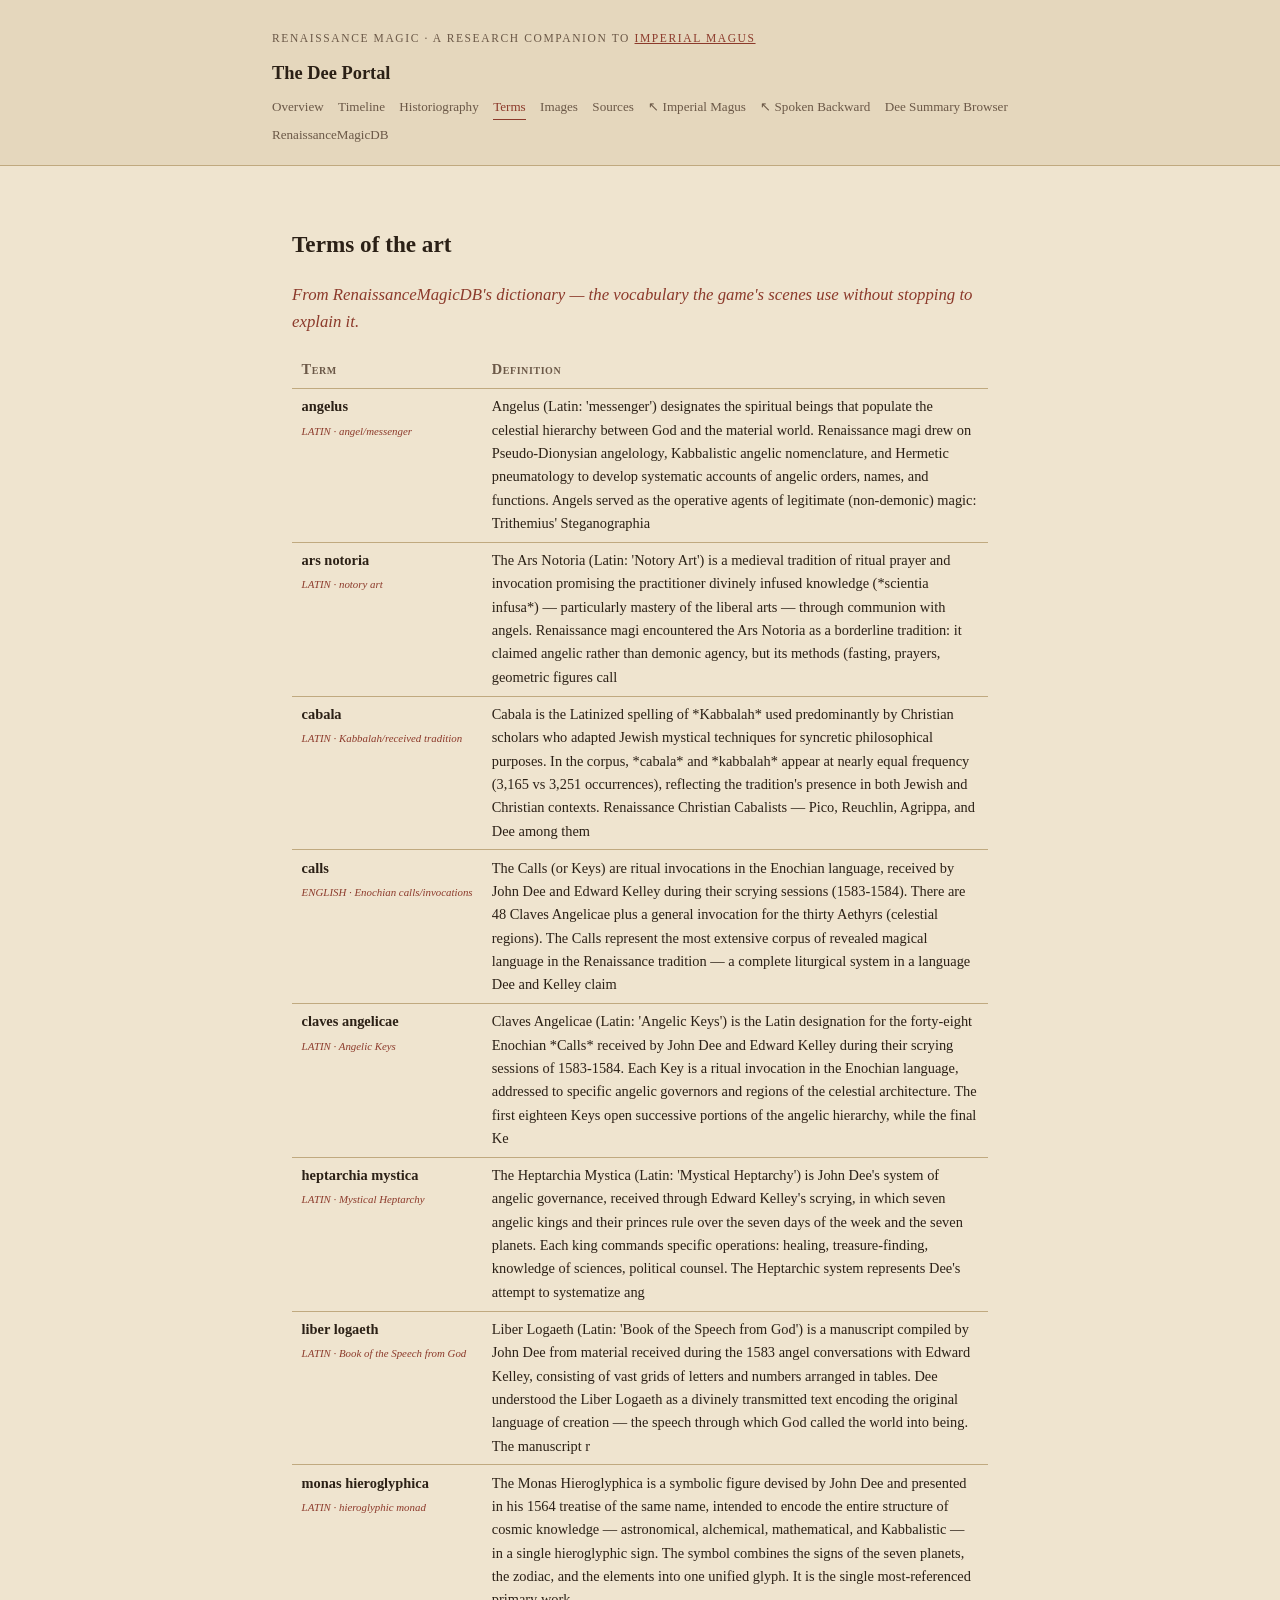
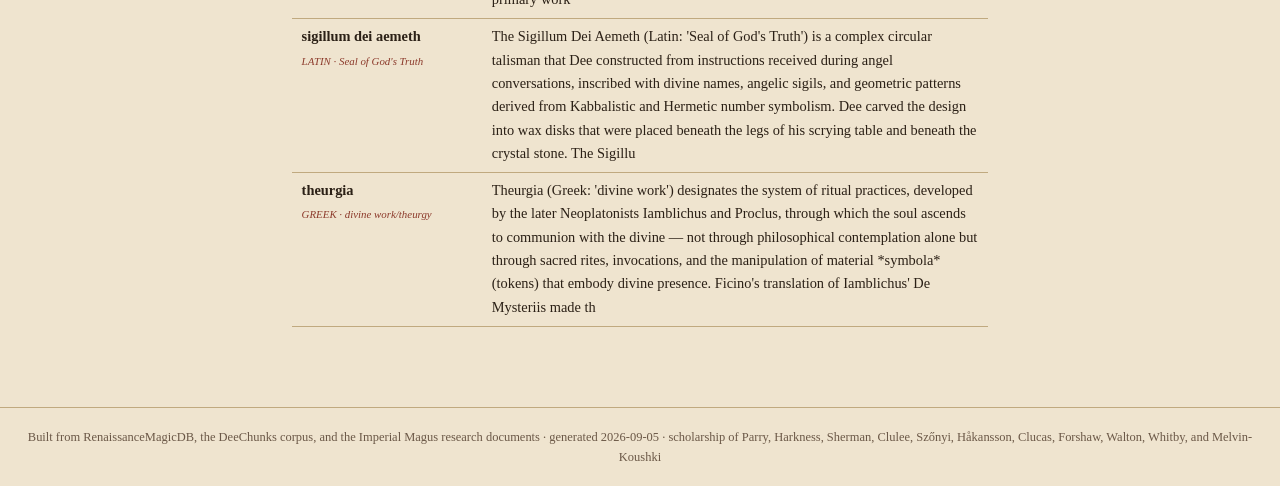
<file: portal/terms.html>
<!doctype html>
<html lang="en"><head><meta charset="utf-8">
<meta name="viewport" content="width=device-width, initial-scale=1">
<title>Terms · The Dee Portal</title>
<link rel="icon" href="../favicon.svg" type="image/svg+xml">
<style>
:root { --ink:#2b2016; --ink2:#6b5847; --accent:#8c3a2b; --paper:#efe4cf;
  --paper2:#e5d7bd; --rule:#c0a97f; --gold:#9a7b34; }
* { box-sizing:border-box; }
body { margin:0; background:var(--paper); color:var(--ink); line-height:1.62;
  font-family:"Iowan Old Style","Palatino Linotype",Palatino,Georgia,serif; font-size:1.05rem; }
header.site { border-bottom:1px solid var(--rule); background:var(--paper2);
  padding:1.1rem 1.25rem; }
header.site .inner, main { max-width:46rem; margin:0 auto; }
header.site h1 { font-size:1.15rem; margin:0 0 .35rem; }
header.site h1 a { color:var(--ink); text-decoration:none; }
nav.tabs { display:flex; flex-wrap:wrap; gap:.15rem .9rem; font-size:.82rem; }
nav.tabs a { color:var(--ink2); text-decoration:none; padding:.1rem 0; }
nav.tabs a:hover, nav.tabs a.on { color:var(--accent); border-bottom:1px solid var(--accent); }
main { padding:2rem 1.25rem 4rem; }
h2 { font-size:1.45rem; margin:1.8rem 0 .7rem; }
h3 { font-size:1.05rem; margin:1.6rem 0 .4rem; }
p.lede { font-style:italic; color:var(--accent); }
.card { background:var(--paper2); border:1px solid var(--rule); border-radius:2px;
  padding:1.2rem 1.4rem; margin:1rem 0; }
table { border-collapse:collapse; width:100%; font-size:.9rem; margin:1rem 0; }
th,td { text-align:left; padding:.4rem .6rem; border-bottom:1px solid var(--rule);
  vertical-align:top; }
th { font-variant:small-caps; letter-spacing:.04em; color:var(--ink2); font-weight:600; }
.year { white-space:nowrap; color:var(--ink2); font-variant-numeric:tabular-nums; }
.tag { font-size:.68rem; font-style:italic; color:var(--accent); white-space:nowrap; }
a { color:var(--accent); }
.grid { display:grid; grid-template-columns:repeat(auto-fill,minmax(13rem,1fr)); gap:1rem; }
figure.pl { margin:0; background:var(--paper2); border:1px solid var(--rule); padding:.6rem; }
figure.pl img { width:100%; height:auto; display:block; border:1px solid var(--rule); }
figure.pl figcaption { font-size:.72rem; color:var(--ink2); padding-top:.4rem; line-height:1.5; }
footer.site { border-top:1px solid var(--rule); color:var(--ink2); font-size:.78rem;
  padding:1.2rem; text-align:center; }
.crumbs { font-size:.72rem; letter-spacing:.14em; text-transform:uppercase; color:var(--ink2); }
li { margin:.3rem 0; }
blockquote { border-left:2px solid var(--accent); margin:1rem 0; padding:.2rem 0 .2rem 1rem;
  color:var(--ink2); font-style:italic; }
@media (max-width:34rem){ main{padding:1.2rem .9rem 3rem;} }
</style></head>
<body>
<header class="site"><div class="inner">
  <p class="crumbs">Renaissance Magic · a research companion to <a href="../index.html">Imperial Magus</a></p>
  <h1><a href="index.html">The Dee Portal</a></h1>
  <nav class="tabs"><a href="index.html" class="">Overview</a><a href="timeline.html" class="">Timeline</a><a href="historiography.html" class="">Historiography</a><a href="terms.html" class="on">Terms</a><a href="images.html" class="">Images</a><a href="sources.html" class="">Sources</a>
    <a href="../index.html">&#8598; Imperial Magus</a>
    <a href="../AngelPOV/">&#8598; Spoken Backward</a>
    <a href="https://t3dy.github.io/JohnDeeSummaries/">Dee Summary Browser</a>
    <a href="https://t3dy.github.io/RMDB/">RenaissanceMagicDB</a></nav>
</div></header>
<main><h2>Terms of the art</h2>
<p class="lede">From RenaissanceMagicDB's dictionary — the vocabulary the game's scenes
use without stopping to explain it.</p>
<table><tr><th>Term</th><th>Definition</th></tr><tr><td><strong>angelus</strong><br><span class="tag">LATIN · angel/messenger</span></td><td>Angelus (Latin: &#x27;messenger&#x27;) designates the spiritual beings that populate the celestial hierarchy between God and the material world. Renaissance magi drew on Pseudo-Dionysian angelology, Kabbalistic angelic nomenclature, and Hermetic pneumatology to develop systematic accounts of angelic orders, names, and functions. Angels served as the operative agents of legitimate (non-demonic) magic: Trithemius&#x27; Steganographia</td></tr><tr><td><strong>ars notoria</strong><br><span class="tag">LATIN · notory art</span></td><td>The Ars Notoria (Latin: &#x27;Notory Art&#x27;) is a medieval tradition of ritual prayer and invocation promising the practitioner divinely infused knowledge (*scientia infusa*) — particularly mastery of the liberal arts — through communion with angels. Renaissance magi encountered the Ars Notoria as a borderline tradition: it claimed angelic rather than demonic agency, but its methods (fasting, prayers, geometric figures call</td></tr><tr><td><strong>cabala</strong><br><span class="tag">LATIN · Kabbalah/received tradition</span></td><td>Cabala is the Latinized spelling of *Kabbalah* used predominantly by Christian scholars who adapted Jewish mystical techniques for syncretic philosophical purposes. In the corpus, *cabala* and *kabbalah* appear at nearly equal frequency (3,165 vs 3,251 occurrences), reflecting the tradition&#x27;s presence in both Jewish and Christian contexts. Renaissance Christian Cabalists — Pico, Reuchlin, Agrippa, and Dee among them </td></tr><tr><td><strong>calls</strong><br><span class="tag">ENGLISH · Enochian calls/invocations</span></td><td>The Calls (or Keys) are ritual invocations in the Enochian language, received by John Dee and Edward Kelley during their scrying sessions (1583-1584). There are 48 Claves Angelicae plus a general invocation for the thirty Aethyrs (celestial regions). The Calls represent the most extensive corpus of revealed magical language in the Renaissance tradition — a complete liturgical system in a language Dee and Kelley claim</td></tr><tr><td><strong>claves angelicae</strong><br><span class="tag">LATIN · Angelic Keys</span></td><td>Claves Angelicae (Latin: &#x27;Angelic Keys&#x27;) is the Latin designation for the forty-eight Enochian *Calls* received by John Dee and Edward Kelley during their scrying sessions of 1583-1584. Each Key is a ritual invocation in the Enochian language, addressed to specific angelic governors and regions of the celestial architecture. The first eighteen Keys open successive portions of the angelic hierarchy, while the final Ke</td></tr><tr><td><strong>heptarchia mystica</strong><br><span class="tag">LATIN · Mystical Heptarchy</span></td><td>The Heptarchia Mystica (Latin: &#x27;Mystical Heptarchy&#x27;) is John Dee&#x27;s system of angelic governance, received through Edward Kelley&#x27;s scrying, in which seven angelic kings and their princes rule over the seven days of the week and the seven planets. Each king commands specific operations: healing, treasure-finding, knowledge of sciences, political counsel. The Heptarchic system represents Dee&#x27;s attempt to systematize ang</td></tr><tr><td><strong>liber logaeth</strong><br><span class="tag">LATIN · Book of the Speech from God</span></td><td>Liber Logaeth (Latin: &#x27;Book of the Speech from God&#x27;) is a manuscript compiled by John Dee from material received during the 1583 angel conversations with Edward Kelley, consisting of vast grids of letters and numbers arranged in tables. Dee understood the Liber Logaeth as a divinely transmitted text encoding the original language of creation — the speech through which God called the world into being. The manuscript r</td></tr><tr><td><strong>monas hieroglyphica</strong><br><span class="tag">LATIN · hieroglyphic monad</span></td><td>The Monas Hieroglyphica is a symbolic figure devised by John Dee and presented in his 1564 treatise of the same name, intended to encode the entire structure of cosmic knowledge — astronomical, alchemical, mathematical, and Kabbalistic — in a single hieroglyphic sign. The symbol combines the signs of the seven planets, the zodiac, and the elements into one unified glyph. It is the single most-referenced primary work </td></tr><tr><td><strong>sigillum dei aemeth</strong><br><span class="tag">LATIN · Seal of God&#x27;s Truth</span></td><td>The Sigillum Dei Aemeth (Latin: &#x27;Seal of God&#x27;s Truth&#x27;) is a complex circular talisman that Dee constructed from instructions received during angel conversations, inscribed with divine names, angelic sigils, and geometric patterns derived from Kabbalistic and Hermetic number symbolism. Dee carved the design into wax disks that were placed beneath the legs of his scrying table and beneath the crystal stone. The Sigillu</td></tr><tr><td><strong>theurgia</strong><br><span class="tag">GREEK · divine work/theurgy</span></td><td>Theurgia (Greek: &#x27;divine work&#x27;) designates the system of ritual practices, developed by the later Neoplatonists Iamblichus and Proclus, through which the soul ascends to communion with the divine — not through philosophical contemplation alone but through sacred rites, invocations, and the manipulation of material *symbola* (tokens) that embody divine presence. Ficino&#x27;s translation of Iamblichus&#x27; De Mysteriis made th</td></tr></table></main>
<footer class="site">Built from RenaissanceMagicDB, the DeeChunks corpus, and the
Imperial Magus research documents · generated 2026-09-05 ·
scholarship of Parry, Harkness, Sherman, Clulee, Szőnyi, Håkansson, Clucas, Forshaw,
Walton, Whitby, and Melvin-Koushki</footer>
</body></html>
</file>
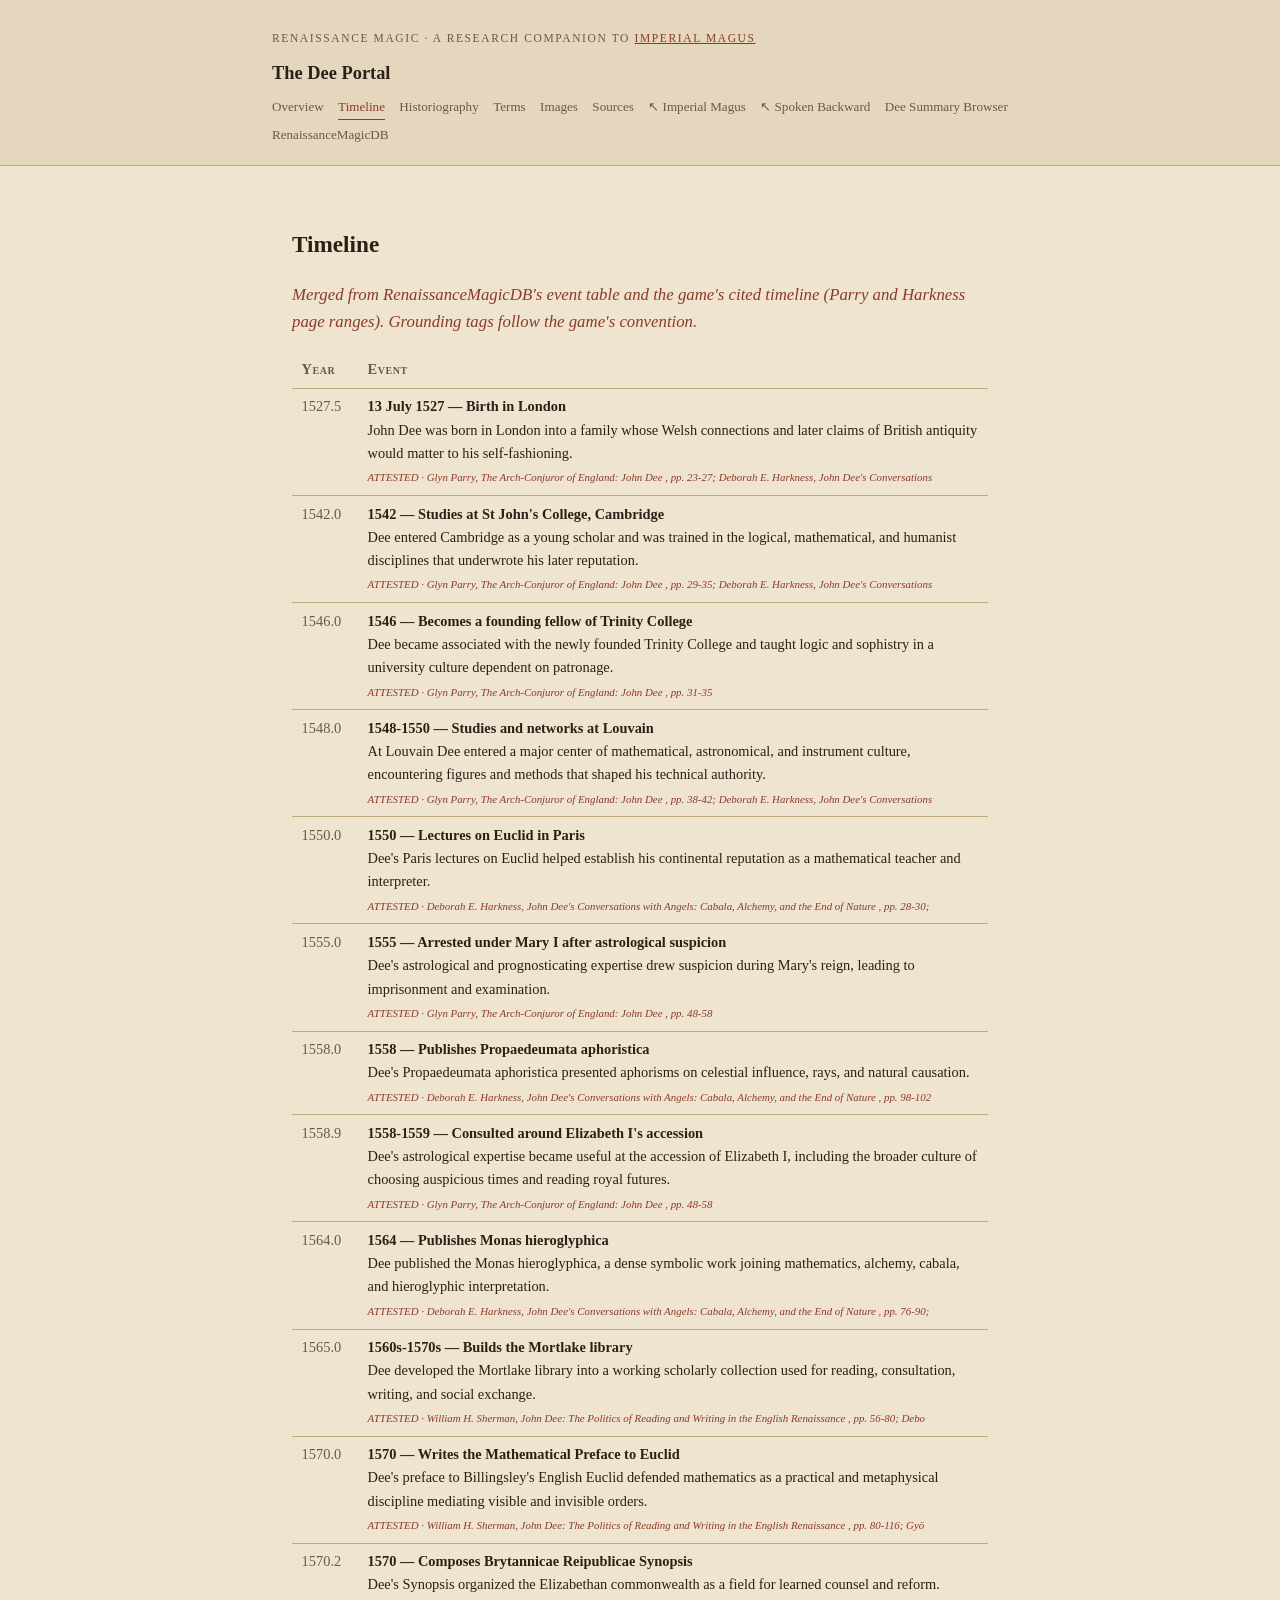
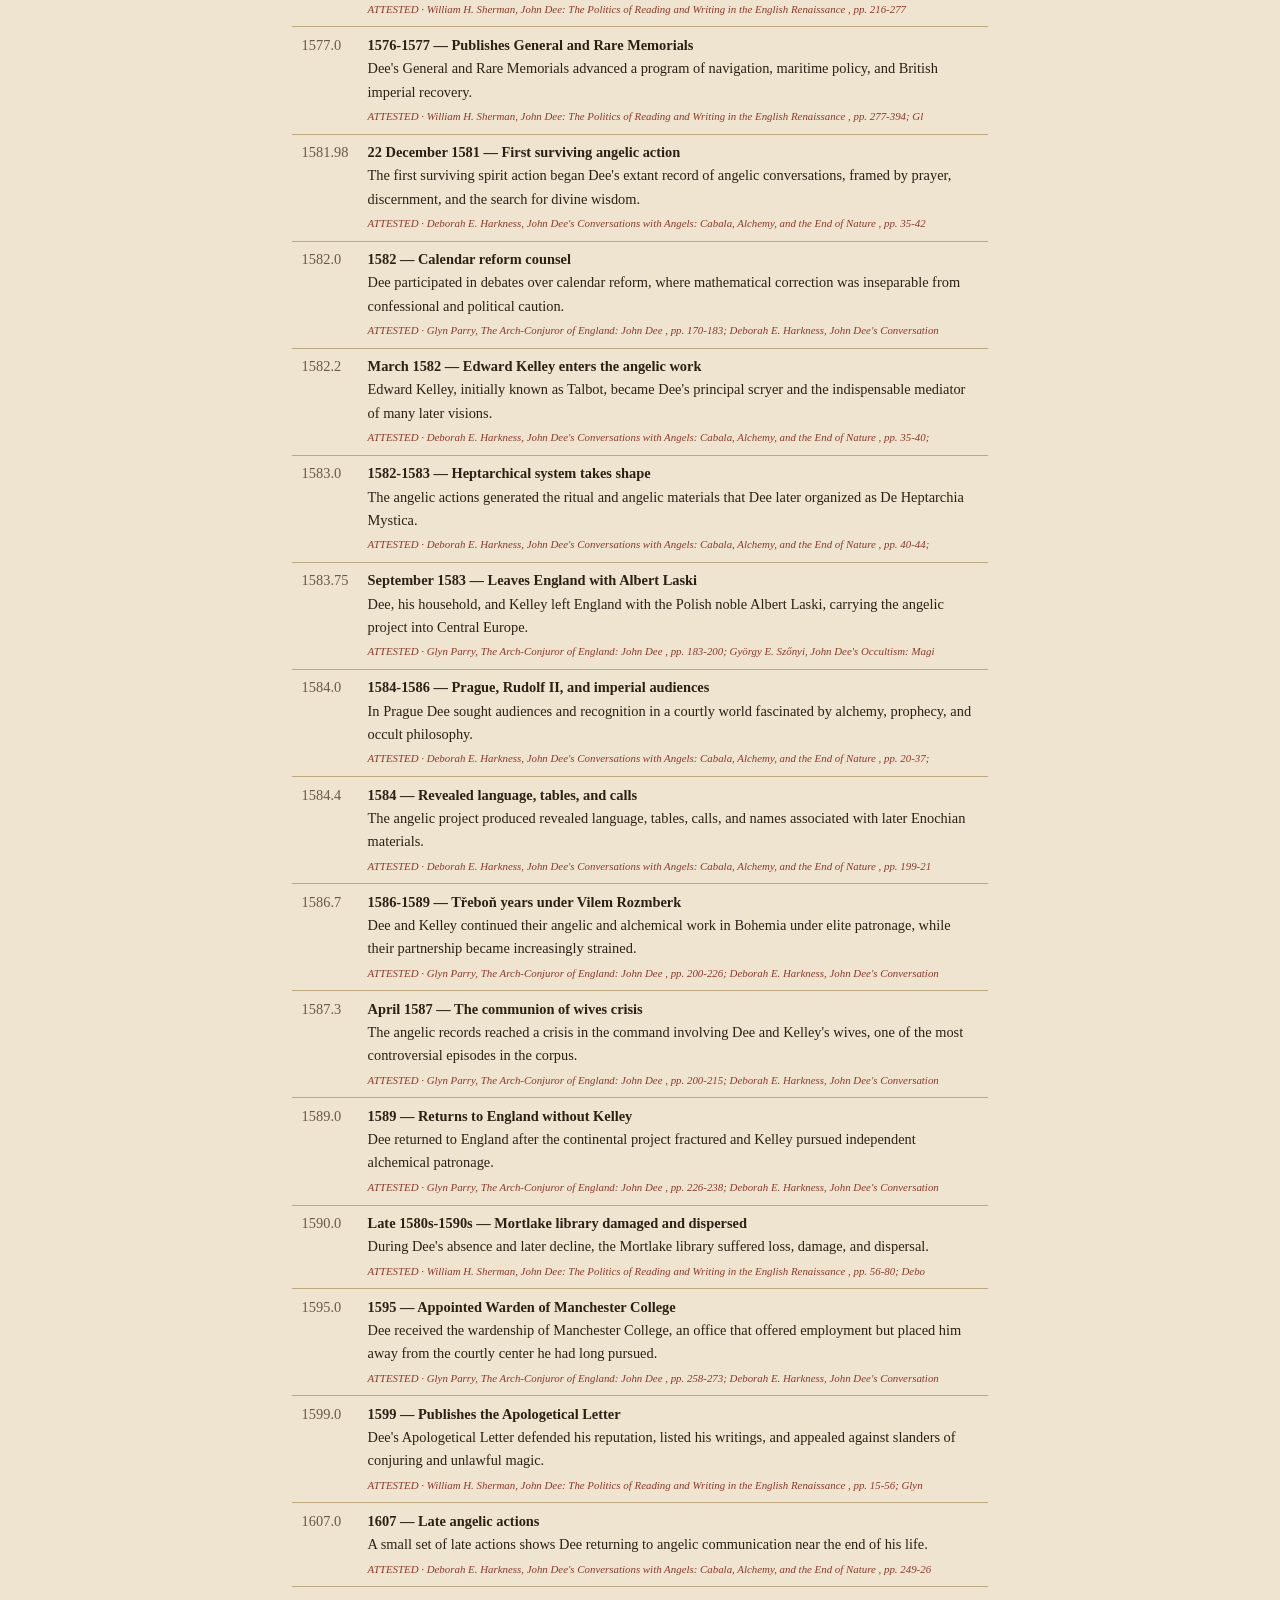
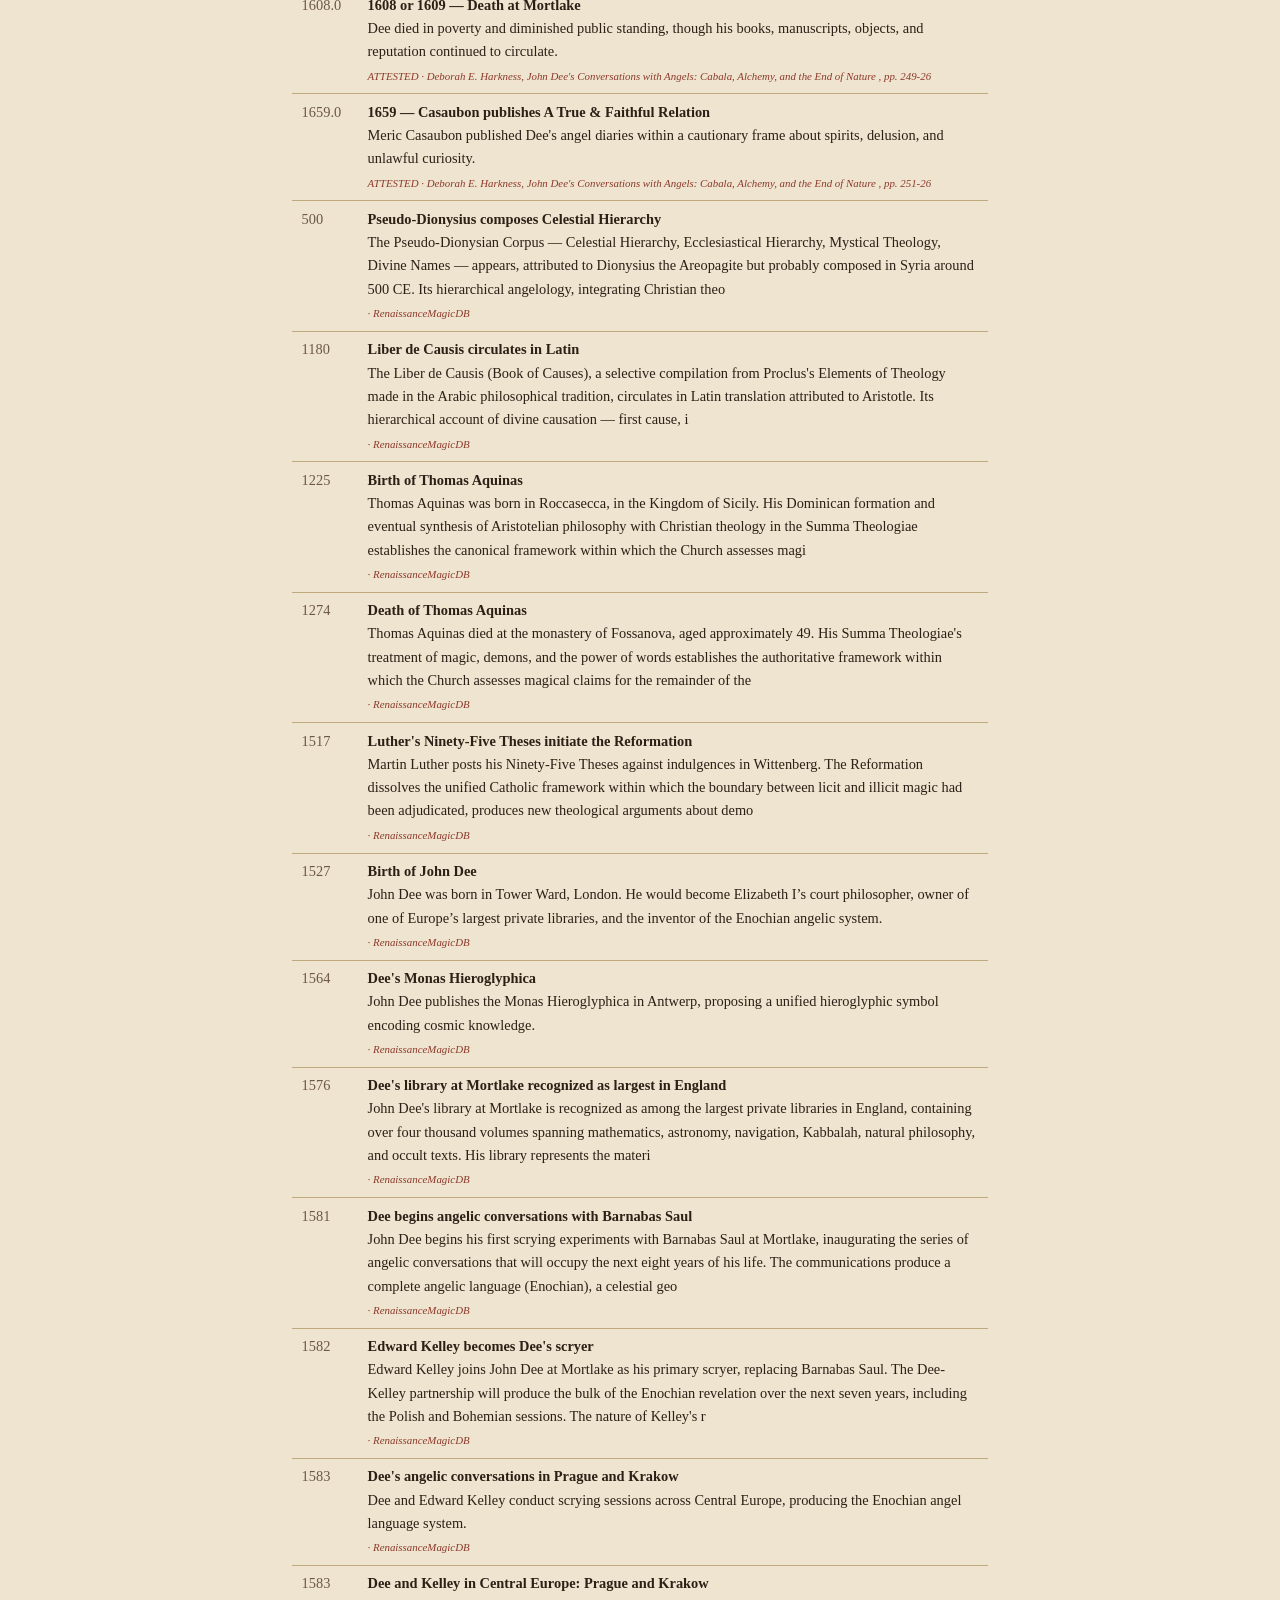
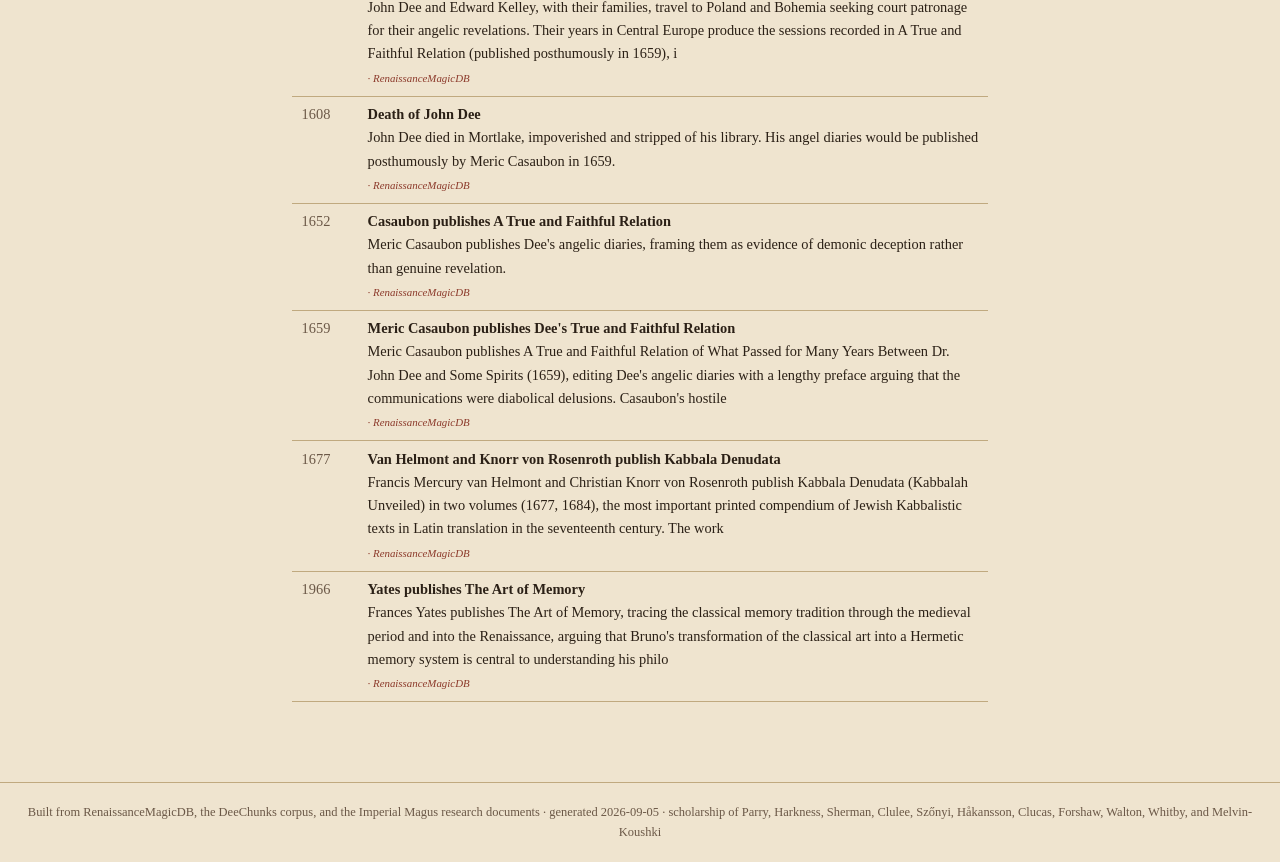
<file: portal/timeline.html>
<!doctype html>
<html lang="en"><head><meta charset="utf-8">
<meta name="viewport" content="width=device-width, initial-scale=1">
<title>Timeline · The Dee Portal</title>
<link rel="icon" href="../favicon.svg" type="image/svg+xml">
<style>
:root { --ink:#2b2016; --ink2:#6b5847; --accent:#8c3a2b; --paper:#efe4cf;
  --paper2:#e5d7bd; --rule:#c0a97f; --gold:#9a7b34; }
* { box-sizing:border-box; }
body { margin:0; background:var(--paper); color:var(--ink); line-height:1.62;
  font-family:"Iowan Old Style","Palatino Linotype",Palatino,Georgia,serif; font-size:1.05rem; }
header.site { border-bottom:1px solid var(--rule); background:var(--paper2);
  padding:1.1rem 1.25rem; }
header.site .inner, main { max-width:46rem; margin:0 auto; }
header.site h1 { font-size:1.15rem; margin:0 0 .35rem; }
header.site h1 a { color:var(--ink); text-decoration:none; }
nav.tabs { display:flex; flex-wrap:wrap; gap:.15rem .9rem; font-size:.82rem; }
nav.tabs a { color:var(--ink2); text-decoration:none; padding:.1rem 0; }
nav.tabs a:hover, nav.tabs a.on { color:var(--accent); border-bottom:1px solid var(--accent); }
main { padding:2rem 1.25rem 4rem; }
h2 { font-size:1.45rem; margin:1.8rem 0 .7rem; }
h3 { font-size:1.05rem; margin:1.6rem 0 .4rem; }
p.lede { font-style:italic; color:var(--accent); }
.card { background:var(--paper2); border:1px solid var(--rule); border-radius:2px;
  padding:1.2rem 1.4rem; margin:1rem 0; }
table { border-collapse:collapse; width:100%; font-size:.9rem; margin:1rem 0; }
th,td { text-align:left; padding:.4rem .6rem; border-bottom:1px solid var(--rule);
  vertical-align:top; }
th { font-variant:small-caps; letter-spacing:.04em; color:var(--ink2); font-weight:600; }
.year { white-space:nowrap; color:var(--ink2); font-variant-numeric:tabular-nums; }
.tag { font-size:.68rem; font-style:italic; color:var(--accent); white-space:nowrap; }
a { color:var(--accent); }
.grid { display:grid; grid-template-columns:repeat(auto-fill,minmax(13rem,1fr)); gap:1rem; }
figure.pl { margin:0; background:var(--paper2); border:1px solid var(--rule); padding:.6rem; }
figure.pl img { width:100%; height:auto; display:block; border:1px solid var(--rule); }
figure.pl figcaption { font-size:.72rem; color:var(--ink2); padding-top:.4rem; line-height:1.5; }
footer.site { border-top:1px solid var(--rule); color:var(--ink2); font-size:.78rem;
  padding:1.2rem; text-align:center; }
.crumbs { font-size:.72rem; letter-spacing:.14em; text-transform:uppercase; color:var(--ink2); }
li { margin:.3rem 0; }
blockquote { border-left:2px solid var(--accent); margin:1rem 0; padding:.2rem 0 .2rem 1rem;
  color:var(--ink2); font-style:italic; }
@media (max-width:34rem){ main{padding:1.2rem .9rem 3rem;} }
</style></head>
<body>
<header class="site"><div class="inner">
  <p class="crumbs">Renaissance Magic · a research companion to <a href="../index.html">Imperial Magus</a></p>
  <h1><a href="index.html">The Dee Portal</a></h1>
  <nav class="tabs"><a href="index.html" class="">Overview</a><a href="timeline.html" class="on">Timeline</a><a href="historiography.html" class="">Historiography</a><a href="terms.html" class="">Terms</a><a href="images.html" class="">Images</a><a href="sources.html" class="">Sources</a>
    <a href="../index.html">&#8598; Imperial Magus</a>
    <a href="../AngelPOV/">&#8598; Spoken Backward</a>
    <a href="https://t3dy.github.io/JohnDeeSummaries/">Dee Summary Browser</a>
    <a href="https://t3dy.github.io/RMDB/">RenaissanceMagicDB</a></nav>
</div></header>
<main><h2>Timeline</h2>
<p class="lede">Merged from RenaissanceMagicDB's event table and the game's cited
timeline (Parry and Harkness page ranges). Grounding tags follow the game's convention.</p>
<table><tr><th>Year</th><th>Event</th></tr><tr><td class="year">1527.5</td><td><strong>13 July 1527 — Birth in London</strong><br>John Dee was born in London into a family whose Welsh connections and later claims of British antiquity would matter to his self-fashioning.<br><span class="tag">ATTESTED · Glyn Parry, The Arch-Conjuror of England: John Dee , pp. 23-27; Deborah E. Harkness, John Dee&#x27;s Conversations </span></td></tr><tr><td class="year">1542.0</td><td><strong>1542 — Studies at St John&#x27;s College, Cambridge</strong><br>Dee entered Cambridge as a young scholar and was trained in the logical, mathematical, and humanist disciplines that underwrote his later reputation.<br><span class="tag">ATTESTED · Glyn Parry, The Arch-Conjuror of England: John Dee , pp. 29-35; Deborah E. Harkness, John Dee&#x27;s Conversations </span></td></tr><tr><td class="year">1546.0</td><td><strong>1546 — Becomes a founding fellow of Trinity College</strong><br>Dee became associated with the newly founded Trinity College and taught logic and sophistry in a university culture dependent on patronage.<br><span class="tag">ATTESTED · Glyn Parry, The Arch-Conjuror of England: John Dee , pp. 31-35</span></td></tr><tr><td class="year">1548.0</td><td><strong>1548-1550 — Studies and networks at Louvain</strong><br>At Louvain Dee entered a major center of mathematical, astronomical, and instrument culture, encountering figures and methods that shaped his technical authority.<br><span class="tag">ATTESTED · Glyn Parry, The Arch-Conjuror of England: John Dee , pp. 38-42; Deborah E. Harkness, John Dee&#x27;s Conversations </span></td></tr><tr><td class="year">1550.0</td><td><strong>1550 — Lectures on Euclid in Paris</strong><br>Dee&#x27;s Paris lectures on Euclid helped establish his continental reputation as a mathematical teacher and interpreter.<br><span class="tag">ATTESTED · Deborah E. Harkness, John Dee&#x27;s Conversations with Angels: Cabala, Alchemy, and the End of Nature , pp. 28-30;</span></td></tr><tr><td class="year">1555.0</td><td><strong>1555 — Arrested under Mary I after astrological suspicion</strong><br>Dee&#x27;s astrological and prognosticating expertise drew suspicion during Mary&#x27;s reign, leading to imprisonment and examination.<br><span class="tag">ATTESTED · Glyn Parry, The Arch-Conjuror of England: John Dee , pp. 48-58</span></td></tr><tr><td class="year">1558.0</td><td><strong>1558 — Publishes Propaedeumata aphoristica</strong><br>Dee&#x27;s Propaedeumata aphoristica presented aphorisms on celestial influence, rays, and natural causation.<br><span class="tag">ATTESTED · Deborah E. Harkness, John Dee&#x27;s Conversations with Angels: Cabala, Alchemy, and the End of Nature , pp. 98-102</span></td></tr><tr><td class="year">1558.9</td><td><strong>1558-1559 — Consulted around Elizabeth I&#x27;s accession</strong><br>Dee&#x27;s astrological expertise became useful at the accession of Elizabeth I, including the broader culture of choosing auspicious times and reading royal futures.<br><span class="tag">ATTESTED · Glyn Parry, The Arch-Conjuror of England: John Dee , pp. 48-58</span></td></tr><tr><td class="year">1564.0</td><td><strong>1564 — Publishes Monas hieroglyphica</strong><br>Dee published the Monas hieroglyphica, a dense symbolic work joining mathematics, alchemy, cabala, and hieroglyphic interpretation.<br><span class="tag">ATTESTED · Deborah E. Harkness, John Dee&#x27;s Conversations with Angels: Cabala, Alchemy, and the End of Nature , pp. 76-90;</span></td></tr><tr><td class="year">1565.0</td><td><strong>1560s-1570s — Builds the Mortlake library</strong><br>Dee developed the Mortlake library into a working scholarly collection used for reading, consultation, writing, and social exchange.<br><span class="tag">ATTESTED · William H. Sherman, John Dee: The Politics of Reading and Writing in the English Renaissance , pp. 56-80; Debo</span></td></tr><tr><td class="year">1570.0</td><td><strong>1570 — Writes the Mathematical Preface to Euclid</strong><br>Dee&#x27;s preface to Billingsley&#x27;s English Euclid defended mathematics as a practical and metaphysical discipline mediating visible and invisible orders.<br><span class="tag">ATTESTED · William H. Sherman, John Dee: The Politics of Reading and Writing in the English Renaissance , pp. 80-116; Gyö</span></td></tr><tr><td class="year">1570.2</td><td><strong>1570 — Composes Brytannicae Reipublicae Synopsis</strong><br>Dee&#x27;s Synopsis organized the Elizabethan commonwealth as a field for learned counsel and reform.<br><span class="tag">ATTESTED · William H. Sherman, John Dee: The Politics of Reading and Writing in the English Renaissance , pp. 216-277</span></td></tr><tr><td class="year">1577.0</td><td><strong>1576-1577 — Publishes General and Rare Memorials</strong><br>Dee&#x27;s General and Rare Memorials advanced a program of navigation, maritime policy, and British imperial recovery.<br><span class="tag">ATTESTED · William H. Sherman, John Dee: The Politics of Reading and Writing in the English Renaissance , pp. 277-394; Gl</span></td></tr><tr><td class="year">1581.98</td><td><strong>22 December 1581 — First surviving angelic action</strong><br>The first surviving spirit action began Dee&#x27;s extant record of angelic conversations, framed by prayer, discernment, and the search for divine wisdom.<br><span class="tag">ATTESTED · Deborah E. Harkness, John Dee&#x27;s Conversations with Angels: Cabala, Alchemy, and the End of Nature , pp. 35-42</span></td></tr><tr><td class="year">1582.0</td><td><strong>1582 — Calendar reform counsel</strong><br>Dee participated in debates over calendar reform, where mathematical correction was inseparable from confessional and political caution.<br><span class="tag">ATTESTED · Glyn Parry, The Arch-Conjuror of England: John Dee , pp. 170-183; Deborah E. Harkness, John Dee&#x27;s Conversation</span></td></tr><tr><td class="year">1582.2</td><td><strong>March 1582 — Edward Kelley enters the angelic work</strong><br>Edward Kelley, initially known as Talbot, became Dee&#x27;s principal scryer and the indispensable mediator of many later visions.<br><span class="tag">ATTESTED · Deborah E. Harkness, John Dee&#x27;s Conversations with Angels: Cabala, Alchemy, and the End of Nature , pp. 35-40;</span></td></tr><tr><td class="year">1583.0</td><td><strong>1582-1583 — Heptarchical system takes shape</strong><br>The angelic actions generated the ritual and angelic materials that Dee later organized as De Heptarchia Mystica.<br><span class="tag">ATTESTED · Deborah E. Harkness, John Dee&#x27;s Conversations with Angels: Cabala, Alchemy, and the End of Nature , pp. 40-44;</span></td></tr><tr><td class="year">1583.75</td><td><strong>September 1583 — Leaves England with Albert Laski</strong><br>Dee, his household, and Kelley left England with the Polish noble Albert Laski, carrying the angelic project into Central Europe.<br><span class="tag">ATTESTED · Glyn Parry, The Arch-Conjuror of England: John Dee , pp. 183-200; György E. Szőnyi, John Dee&#x27;s Occultism: Magi</span></td></tr><tr><td class="year">1584.0</td><td><strong>1584-1586 — Prague, Rudolf II, and imperial audiences</strong><br>In Prague Dee sought audiences and recognition in a courtly world fascinated by alchemy, prophecy, and occult philosophy.<br><span class="tag">ATTESTED · Deborah E. Harkness, John Dee&#x27;s Conversations with Angels: Cabala, Alchemy, and the End of Nature , pp. 20-37;</span></td></tr><tr><td class="year">1584.4</td><td><strong>1584 — Revealed language, tables, and calls</strong><br>The angelic project produced revealed language, tables, calls, and names associated with later Enochian materials.<br><span class="tag">ATTESTED · Deborah E. Harkness, John Dee&#x27;s Conversations with Angels: Cabala, Alchemy, and the End of Nature , pp. 199-21</span></td></tr><tr><td class="year">1586.7</td><td><strong>1586-1589 — Třeboň years under Vilem Rozmberk</strong><br>Dee and Kelley continued their angelic and alchemical work in Bohemia under elite patronage, while their partnership became increasingly strained.<br><span class="tag">ATTESTED · Glyn Parry, The Arch-Conjuror of England: John Dee , pp. 200-226; Deborah E. Harkness, John Dee&#x27;s Conversation</span></td></tr><tr><td class="year">1587.3</td><td><strong>April 1587 — The communion of wives crisis</strong><br>The angelic records reached a crisis in the command involving Dee and Kelley&#x27;s wives, one of the most controversial episodes in the corpus.<br><span class="tag">ATTESTED · Glyn Parry, The Arch-Conjuror of England: John Dee , pp. 200-215; Deborah E. Harkness, John Dee&#x27;s Conversation</span></td></tr><tr><td class="year">1589.0</td><td><strong>1589 — Returns to England without Kelley</strong><br>Dee returned to England after the continental project fractured and Kelley pursued independent alchemical patronage.<br><span class="tag">ATTESTED · Glyn Parry, The Arch-Conjuror of England: John Dee , pp. 226-238; Deborah E. Harkness, John Dee&#x27;s Conversation</span></td></tr><tr><td class="year">1590.0</td><td><strong>Late 1580s-1590s — Mortlake library damaged and dispersed</strong><br>During Dee&#x27;s absence and later decline, the Mortlake library suffered loss, damage, and dispersal.<br><span class="tag">ATTESTED · William H. Sherman, John Dee: The Politics of Reading and Writing in the English Renaissance , pp. 56-80; Debo</span></td></tr><tr><td class="year">1595.0</td><td><strong>1595 — Appointed Warden of Manchester College</strong><br>Dee received the wardenship of Manchester College, an office that offered employment but placed him away from the courtly center he had long pursued.<br><span class="tag">ATTESTED · Glyn Parry, The Arch-Conjuror of England: John Dee , pp. 258-273; Deborah E. Harkness, John Dee&#x27;s Conversation</span></td></tr><tr><td class="year">1599.0</td><td><strong>1599 — Publishes the Apologetical Letter</strong><br>Dee&#x27;s Apologetical Letter defended his reputation, listed his writings, and appealed against slanders of conjuring and unlawful magic.<br><span class="tag">ATTESTED · William H. Sherman, John Dee: The Politics of Reading and Writing in the English Renaissance , pp. 15-56; Glyn</span></td></tr><tr><td class="year">1607.0</td><td><strong>1607 — Late angelic actions</strong><br>A small set of late actions shows Dee returning to angelic communication near the end of his life.<br><span class="tag">ATTESTED · Deborah E. Harkness, John Dee&#x27;s Conversations with Angels: Cabala, Alchemy, and the End of Nature , pp. 249-26</span></td></tr><tr><td class="year">1608.0</td><td><strong>1608 or 1609 — Death at Mortlake</strong><br>Dee died in poverty and diminished public standing, though his books, manuscripts, objects, and reputation continued to circulate.<br><span class="tag">ATTESTED · Deborah E. Harkness, John Dee&#x27;s Conversations with Angels: Cabala, Alchemy, and the End of Nature , pp. 249-26</span></td></tr><tr><td class="year">1659.0</td><td><strong>1659 — Casaubon publishes A True &amp; Faithful Relation</strong><br>Meric Casaubon published Dee&#x27;s angel diaries within a cautionary frame about spirits, delusion, and unlawful curiosity.<br><span class="tag">ATTESTED · Deborah E. Harkness, John Dee&#x27;s Conversations with Angels: Cabala, Alchemy, and the End of Nature , pp. 251-26</span></td></tr><tr><td class="year">500</td><td><strong>Pseudo-Dionysius composes Celestial Hierarchy</strong><br>The Pseudo-Dionysian Corpus — Celestial Hierarchy, Ecclesiastical Hierarchy, Mystical Theology, Divine Names — appears, attributed to Dionysius the Areopagite but probably composed in Syria around 500 CE. Its hierarchical angelology, integrating Christian theo<br><span class="tag"> · RenaissanceMagicDB</span></td></tr><tr><td class="year">1180</td><td><strong>Liber de Causis circulates in Latin</strong><br>The Liber de Causis (Book of Causes), a selective compilation from Proclus&#x27;s Elements of Theology made in the Arabic philosophical tradition, circulates in Latin translation attributed to Aristotle. Its hierarchical account of divine causation — first cause, i<br><span class="tag"> · RenaissanceMagicDB</span></td></tr><tr><td class="year">1225</td><td><strong>Birth of Thomas Aquinas</strong><br>Thomas Aquinas was born in Roccasecca, in the Kingdom of Sicily. His Dominican formation and eventual synthesis of Aristotelian philosophy with Christian theology in the Summa Theologiae establishes the canonical framework within which the Church assesses magi<br><span class="tag"> · RenaissanceMagicDB</span></td></tr><tr><td class="year">1274</td><td><strong>Death of Thomas Aquinas</strong><br>Thomas Aquinas died at the monastery of Fossanova, aged approximately 49. His Summa Theologiae&#x27;s treatment of magic, demons, and the power of words establishes the authoritative framework within which the Church assesses magical claims for the remainder of the<br><span class="tag"> · RenaissanceMagicDB</span></td></tr><tr><td class="year">1517</td><td><strong>Luther&#x27;s Ninety-Five Theses initiate the Reformation</strong><br>Martin Luther posts his Ninety-Five Theses against indulgences in Wittenberg. The Reformation dissolves the unified Catholic framework within which the boundary between licit and illicit magic had been adjudicated, produces new theological arguments about demo<br><span class="tag"> · RenaissanceMagicDB</span></td></tr><tr><td class="year">1527</td><td><strong>Birth of John Dee</strong><br>John Dee was born in Tower Ward, London. He would become Elizabeth I’s court philosopher, owner of one of Europe’s largest private libraries, and the inventor of the Enochian angelic system.<br><span class="tag"> · RenaissanceMagicDB</span></td></tr><tr><td class="year">1564</td><td><strong>Dee&#x27;s Monas Hieroglyphica</strong><br>John Dee publishes the Monas Hieroglyphica in Antwerp, proposing a unified hieroglyphic symbol encoding cosmic knowledge.<br><span class="tag"> · RenaissanceMagicDB</span></td></tr><tr><td class="year">1576</td><td><strong>Dee&#x27;s library at Mortlake recognized as largest in England</strong><br>John Dee&#x27;s library at Mortlake is recognized as among the largest private libraries in England, containing over four thousand volumes spanning mathematics, astronomy, navigation, Kabbalah, natural philosophy, and occult texts. His library represents the materi<br><span class="tag"> · RenaissanceMagicDB</span></td></tr><tr><td class="year">1581</td><td><strong>Dee begins angelic conversations with Barnabas Saul</strong><br>John Dee begins his first scrying experiments with Barnabas Saul at Mortlake, inaugurating the series of angelic conversations that will occupy the next eight years of his life. The communications produce a complete angelic language (Enochian), a celestial geo<br><span class="tag"> · RenaissanceMagicDB</span></td></tr><tr><td class="year">1582</td><td><strong>Edward Kelley becomes Dee&#x27;s scryer</strong><br>Edward Kelley joins John Dee at Mortlake as his primary scryer, replacing Barnabas Saul. The Dee-Kelley partnership will produce the bulk of the Enochian revelation over the next seven years, including the Polish and Bohemian sessions. The nature of Kelley&#x27;s r<br><span class="tag"> · RenaissanceMagicDB</span></td></tr><tr><td class="year">1583</td><td><strong>Dee&#x27;s angelic conversations in Prague and Krakow</strong><br>Dee and Edward Kelley conduct scrying sessions across Central Europe, producing the Enochian angel language system.<br><span class="tag"> · RenaissanceMagicDB</span></td></tr><tr><td class="year">1583</td><td><strong>Dee and Kelley in Central Europe: Prague and Krakow</strong><br>John Dee and Edward Kelley, with their families, travel to Poland and Bohemia seeking court patronage for their angelic revelations. Their years in Central Europe produce the sessions recorded in A True and Faithful Relation (published posthumously in 1659), i<br><span class="tag"> · RenaissanceMagicDB</span></td></tr><tr><td class="year">1608</td><td><strong>Death of John Dee</strong><br>John Dee died in Mortlake, impoverished and stripped of his library. His angel diaries would be published posthumously by Meric Casaubon in 1659.<br><span class="tag"> · RenaissanceMagicDB</span></td></tr><tr><td class="year">1652</td><td><strong>Casaubon publishes A True and Faithful Relation</strong><br>Meric Casaubon publishes Dee&#x27;s angelic diaries, framing them as evidence of demonic deception rather than genuine revelation.<br><span class="tag"> · RenaissanceMagicDB</span></td></tr><tr><td class="year">1659</td><td><strong>Meric Casaubon publishes Dee&#x27;s True and Faithful Relation</strong><br>Meric Casaubon publishes A True and Faithful Relation of What Passed for Many Years Between Dr. John Dee and Some Spirits (1659), editing Dee&#x27;s angelic diaries with a lengthy preface arguing that the communications were diabolical delusions. Casaubon&#x27;s hostile<br><span class="tag"> · RenaissanceMagicDB</span></td></tr><tr><td class="year">1677</td><td><strong>Van Helmont and Knorr von Rosenroth publish Kabbala Denudata</strong><br>Francis Mercury van Helmont and Christian Knorr von Rosenroth publish Kabbala Denudata (Kabbalah Unveiled) in two volumes (1677, 1684), the most important printed compendium of Jewish Kabbalistic texts in Latin translation in the seventeenth century. The work <br><span class="tag"> · RenaissanceMagicDB</span></td></tr><tr><td class="year">1966</td><td><strong>Yates publishes The Art of Memory</strong><br>Frances Yates publishes The Art of Memory, tracing the classical memory tradition through the medieval period and into the Renaissance, arguing that Bruno&#x27;s transformation of the classical art into a Hermetic memory system is central to understanding his philo<br><span class="tag"> · RenaissanceMagicDB</span></td></tr></table></main>
<footer class="site">Built from RenaissanceMagicDB, the DeeChunks corpus, and the
Imperial Magus research documents · generated 2026-09-05 ·
scholarship of Parry, Harkness, Sherman, Clulee, Szőnyi, Håkansson, Clucas, Forshaw,
Walton, Whitby, and Melvin-Koushki</footer>
</body></html>
</file>
<file: engine/engine.css>
/* engine.css — protagonist-neutral structure and type.
   Colour lives entirely in tokens, so a content pack can ramp the palette per act
   (FOUNDER.md's technique) without touching layout. */

:root {
  --ink: #2b2016;
  --ink-2: #6b5847;
  --marginal: #8c3a2b;      /* the second ink */
  --paper: #efe4cf;
  --paper-2: #e5d7bd;
  --rule: #c0a97f;
  --gold: #9a7b34;
  --shadow: rgba(60, 40, 20, 0.16);
  --measure: 34rem;
}

* { box-sizing: border-box; }

body {
  margin: 0;
  padding: 2.5rem 1.25rem 4rem;
  background: var(--paper);
  color: var(--ink);
  font-family: "Iowan Old Style", "Palatino Linotype", Palatino, Georgia, serif;
  font-size: 1.0625rem;
  line-height: 1.62;
  transition: background 700ms ease, color 700ms ease;
  min-height: 100vh;
}

/* --- palette ramp: the page ages with the man (NARRATIVE_DESIGN §5) --------- */
body[data-palette="vellum"]      { --paper:#efe4cf; --paper-2:#e5d7bd; --ink:#2b2016; --rule:#c0a97f; }
body[data-palette="vellum-warm"] { --paper:#f0e2c6; --paper-2:#e6d4b0; --ink:#2a1d12; --rule:#c4a86f; --gold:#a8842f; }
body[data-palette="glass"]       { --paper:#dfe0da; --paper-2:#d2d5d0; --ink:#1d2124; --rule:#9aa3a1; --marginal:#3f5a63; --gold:#7d8a86; }
body[data-palette="prague"]      { --paper:#241d17; --paper-2:#2e2419; --ink:#e8dcc2; --ink-2:#b7a385; --rule:#7a5f2b; --marginal:#d9a86a; --gold:#c9a34a; --shadow:rgba(0,0,0,.5); }
body[data-palette="faded"]       { --paper:#e9e3d4; --paper-2:#e2dbc9; --ink:#4a4136; --ink-2:#8a8171; --rule:#cabfa5; --marginal:#8d6a5c; --measure:32rem; }

#app { display: flex; justify-content: center; }

.card {
  width: 100%;
  max-width: var(--measure);
  background: var(--paper-2);
  border: 1px solid var(--rule);
  border-radius: 2px;
  padding: 2rem 2.25rem;
  box-shadow: 0 1px 0 var(--rule), 0 8px 28px var(--shadow);
  animation: rise 420ms ease both;
}
@keyframes rise { from { opacity: 0; transform: translateY(6px); } to { opacity: 1; transform: none; } }

h1 { font-size: 2rem; margin: 0.2rem 0 0.6rem; letter-spacing: 0.01em; }
h2 { font-size: 1.5rem; margin: 0.2rem 0 0.9rem; }
h3 { font-size: 1.05rem; margin: 2rem 0 0.5rem; }
h4 { font-size: 0.9rem; margin: 1.2rem 0 0.35rem; letter-spacing: .06em; text-transform: uppercase; color: var(--ink-2); font-weight: 600; }

.eyebrow {
  font-size: 0.72rem; letter-spacing: 0.18em; text-transform: uppercase;
  color: var(--ink-2); margin: 0 0 0.4rem;
}
.tagline { font-style: italic; color: var(--marginal); margin: 0 0 1.1rem; }
.premise, .act-text, .scene, .ending-text { margin: 0 0 1.25rem; }
.act-text { font-style: italic; }
.note { font-size: 0.8rem; color: var(--ink-2); margin: 1.4rem 0 0; border-top: 1px solid var(--rule); padding-top: 0.8rem; }

/* --- the act mark: a drawn figure from Dee's own geometry ------------------ */
.act-mark { margin: 0 0 1.4rem; display: flex; justify-content: center; }
.act-mark svg { width: 7.5rem; height: auto; color: var(--gold); opacity: .85;
  animation: ink 900ms ease both; }
@keyframes ink { from { opacity: 0; transform: scale(.97); } to { opacity: .85; transform: none; } }

/* --- tipped-in plates: period images with caption and nothing louder --------- */
.plate { margin: 0 0 1.3rem; }
.plate img { display: block; width: 100%; height: auto; border: 1px solid var(--rule);
  filter: sepia(.08) contrast(.97); background: var(--paper); }
.plate figcaption { font-size: .72rem; font-style: italic; color: var(--ink-2);
  padding-top: .4rem; line-height: 1.5; }
.frontispiece { max-width: 15rem; margin: 0 auto 1.5rem; }
.frontispiece img { border-width: 3px; border-style: double; }
.coda-plate { max-width: 20rem; margin: 1.6rem auto; }

/* option number keys — quiet, for the replayer */
.option .key { display: inline-block; min-width: 1.1rem; margin-right: .45rem;
  font-size: .68rem; color: var(--ink-2); opacity: .55; font-variant-numeric: tabular-nums; }

/* --- the scene header: date left, cataloguer's mark right ------------------ */
.scene-head { display: flex; justify-content: space-between; align-items: baseline; gap: 1rem; border-bottom: 1px solid var(--rule); padding-bottom: .5rem; margin-bottom: 1.1rem; }
.scene-head .eyebrow { margin: 0; }
.mark { margin: 0; font-size: .72rem; font-style: italic; color: var(--marginal); opacity: .85; white-space: nowrap; }

/* --- options: underlinings a reader would make ---------------------------- */
.options { display: flex; flex-direction: column; gap: 0.55rem; margin-bottom: 1.5rem; }
.option {
  font: inherit; text-align: left; color: var(--ink);
  background: transparent; border: 1px solid var(--rule); border-radius: 2px;
  padding: 0.7rem 0.9rem; cursor: pointer;
  transition: background 140ms ease, border-color 140ms ease, transform 90ms ease;
}
.option:hover { background: var(--paper); border-color: var(--gold); }
.option:active { transform: translateY(1px); }
.option.capability { border-left: 3px solid var(--gold); }
.option .cap { color: var(--gold); font-variant: small-caps; letter-spacing: .04em; }

button.primary {
  font: inherit; cursor: pointer; color: var(--paper-2); background: var(--gold);
  border: 1px solid var(--gold); border-radius: 2px; padding: 0.6rem 1.4rem;
}
button.primary:hover { filter: brightness(1.08); }
.actions { display: flex; gap: 0.6rem; flex-wrap: wrap; }
.actions button:not(.primary) {
  font: inherit; cursor: pointer; background: transparent; color: var(--ink);
  border: 1px solid var(--rule); border-radius: 2px; padding: 0.6rem 1.4rem;
}

/* --- the persistent panel: quiet, peripheral, never demanding -------------- */
.panel { border-top: 1px solid var(--rule); padding-top: 0.8rem; display: flex; justify-content: space-between; align-items: flex-end; gap: 1rem; }
.verbs { list-style: none; margin: 0; padding: 0; display: grid; grid-template-columns: repeat(2, minmax(0, 1fr)); gap: 0.15rem 1.1rem; flex: 1; }
.verbs li { display: grid; grid-template-columns: 5.2rem 1fr 1.1rem; align-items: center; gap: .4rem; font-size: 0.72rem; color: var(--ink-2); }
.verbs span { font-variant: small-caps; letter-spacing: .04em; }
.verbs i { height: 2px; background: var(--rule); position: relative; }
.verbs i::after { content: ""; position: absolute; inset: 0 auto 0 0; width: calc(var(--n) / 8 * 100%); background: var(--gold); }
.verbs b { font-weight: 500; font-size: .7rem; text-align: right; }
.progress { margin: 0; font-size: 0.72rem; color: var(--ink-2); white-space: nowrap; }

/* --- the consequence beat: a marginal annotation, in a second ink ---------- */
.consequence-card { background: transparent; border: 0; box-shadow: none; padding-top: 3rem; }
.marginal {
  font-style: italic; color: var(--marginal); font-size: 1.1rem; line-height: 1.7;
  border-left: 2px solid var(--marginal); padding-left: 1.1rem; margin: 0 0 2rem;
  transform: rotate(-0.35deg); transform-origin: left center;
}

/* --- the catalogue ending -------------------------------------------------- */
.epilogue { border-left: 2px solid var(--rule); padding-left: 1rem; color: var(--ink-2); }
.coda { font-style: italic; color: var(--marginal); }
.catalogue-title { border-top: 1px solid var(--rule); padding-top: 1.2rem; font-variant: small-caps; letter-spacing: .05em; }
.shelf ul { list-style: none; margin: 0; padding: 0; }
.shelf li { font-size: 0.85rem; padding: 0.3rem 0; border-bottom: 1px dotted var(--rule);
  display: grid; grid-template-columns: 9.5rem 1fr; gap: 0.75rem; align-items: baseline; }
.shelf .date { color: var(--ink-2); font-size: 0.72rem; font-variant-numeric: tabular-nums; }

@media (max-width: 34rem) {
  body { padding: 1.25rem 0.85rem 3rem; }
  .card { padding: 1.4rem 1.25rem; }
  h1 { font-size: 1.6rem; }
  .verbs { grid-template-columns: 1fr; }
  .panel { flex-direction: column; align-items: stretch; }
  .shelf li { grid-template-columns: 1fr; gap: 0.1rem; }
}
</file>
